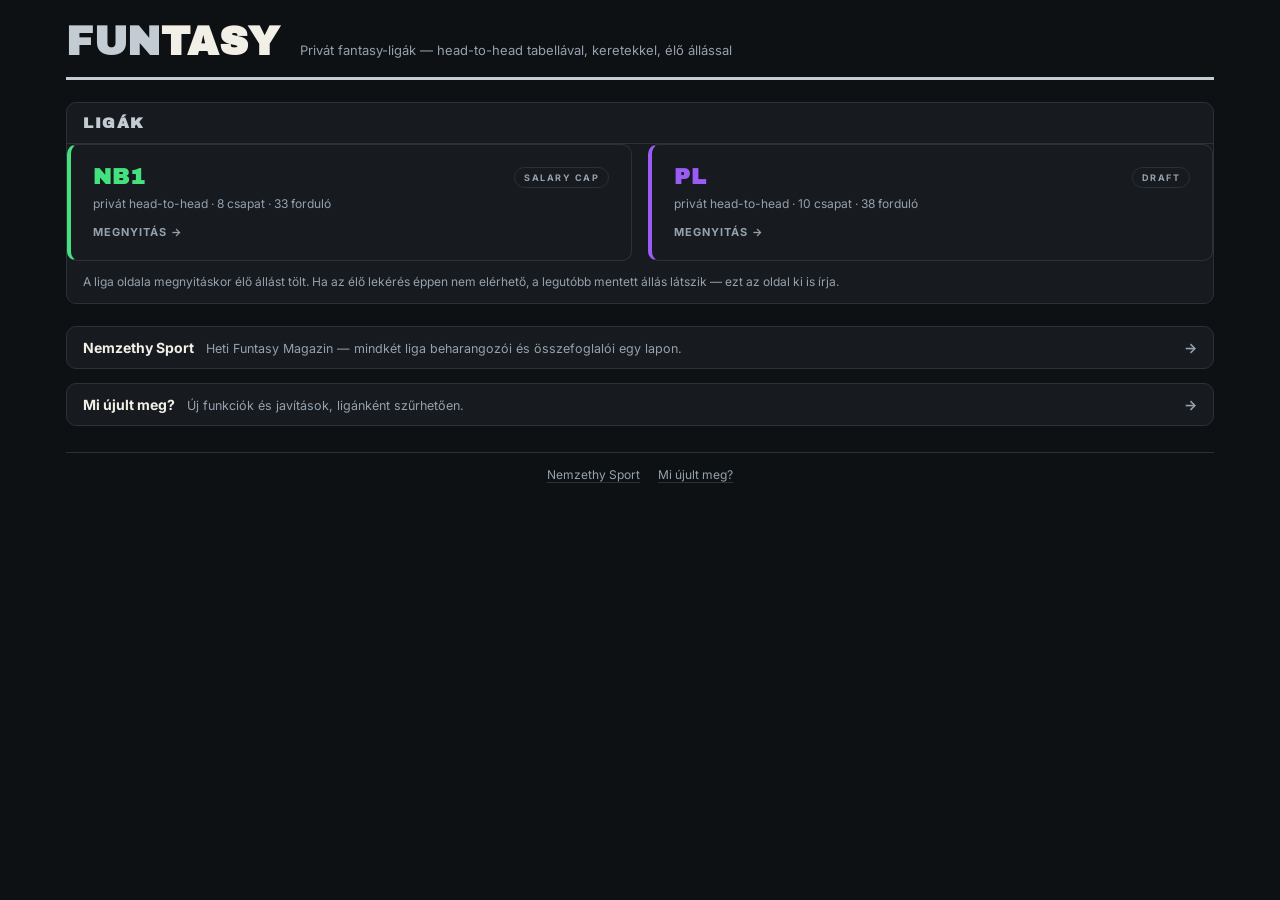
<file: index.html>
<!DOCTYPE html>
<html lang="hu">
<head>
<meta charset="UTF-8">
<meta name="viewport" content="width=device-width, initial-scale=1.0">
<title>FunTasy — ligák</title>
<link rel="preconnect" href="https://fonts.googleapis.com">
<link rel="preconnect" href="https://fonts.gstatic.com" crossorigin>
<!-- The font stylesheet is NOT loaded as render-blocking. A plain <link rel=stylesheet>
     holds back the page until Google answers: measured DOMContentLoaded at
     12.6 SECONDS instead of 57 ms when fonts.googleapis.com is unreachable - until
     then there is NOTHING on the page. The media="print" + onload trick makes it
     asynchronous: the content shows at once in the fallback font (with `display=swap`
     that would be the first paint anyway), and the web font steps in when it arrives. -->
<link rel="stylesheet" media="print" onload="this.media='all';this.onload=null"
      href="https://fonts.googleapis.com/css2?family=Archivo+Black&family=Inter:wght@400;600;700&family=JetBrains+Mono:wght@500;700&display=swap">
<noscript><link rel="stylesheet"
      href="https://fonts.googleapis.com/css2?family=Archivo+Black&family=Inter:wght@400;600;700&family=JetBrains+Mono:wght@500;700&display=swap"></noscript>
<link rel="stylesheet" href="funtasy.css?v=121">
</head>
<body class="kezdolap">
<div class="wrap">
<noscript><div class="note nojs">Ehhez az oldalhoz <b>JavaScript</b> kell: a táblázatokat a
  böngésző tölti fel a mentett adatokból. JavaScript nélkül csak az üres keret látszik.</div></noscript>
<header>
  <h1><span class="fun">FUN</span>TASY</h1>
  <div class="sub">Privát fantasy-ligák — head-to-head tabellával, keretekkel, élő állással</div>
</header>

<div class="panel">
  <h2>Ligák</h2>
  <div class="ligakartyak" id="ligak"></div>
  <div class="note">A liga oldala megnyitáskor élő állást tölt. Ha az élő lekérés éppen
  nem elérhető, a legutóbb mentett állás látszik — ezt az oldal ki is írja.</div>
</div>

<a class="ujdonsagsor" href="nemzethy/">
  <span class="cim">Nemzethy Sport</span>
  <span class="leiras">Heti Funtasy Magazin — mindkét liga beharangozói és összefoglalói egy lapon.</span>
  <span class="tovabb">→</span>
</a>
<a class="ujdonsagsor" href="valtozasok/">
  <span class="cim">Mi újult meg?</span>
  <span class="leiras">Új funkciók és javítások, ligánként szűrhetően.</span>
  <span class="tovabb">→</span>
</a>
<div class="lablec" id="lablec"></div>
</div>

<script src="funtasy.js?v=121"></script>
<script>
// The cards are built from the same list as the league pages' switcher bar
// (funtasy.js -> LEAGUES), so adding a league is a single line there.
// Next to the league's name the card also shows its GAME MODE (salary cap /
// draft), because that says what rules it runs by. If there are ever many
// leagues, the same field (l.type) will give the grouping too.
document.getElementById('ligak').innerHTML = FunTasy.LEAGUES.map(l =>
  `<a class="ligakartya" data-liga="${FunTasy.esc(l.id)}" data-tipus="${FunTasy.esc(l.type)}" href="${FunTasy.esc(l.path)}">
     <div class="fejsor">
       <h2>${FunTasy.esc(l.name)}</h2>
       <span class="tipuscimke">${FunTasy.esc(l.typeName)}</span>
     </div>
     <div class="kartyaleiras">${FunTasy.esc(l.description)}</div>
     <span class="tovabb">Megnyitás →</span>
   </a>`).join('');
FunTasy.renderFooter('');
FunTasy.reloadIfStale();   // stale page -> reload once
</script>
</body>
</html>
</file>
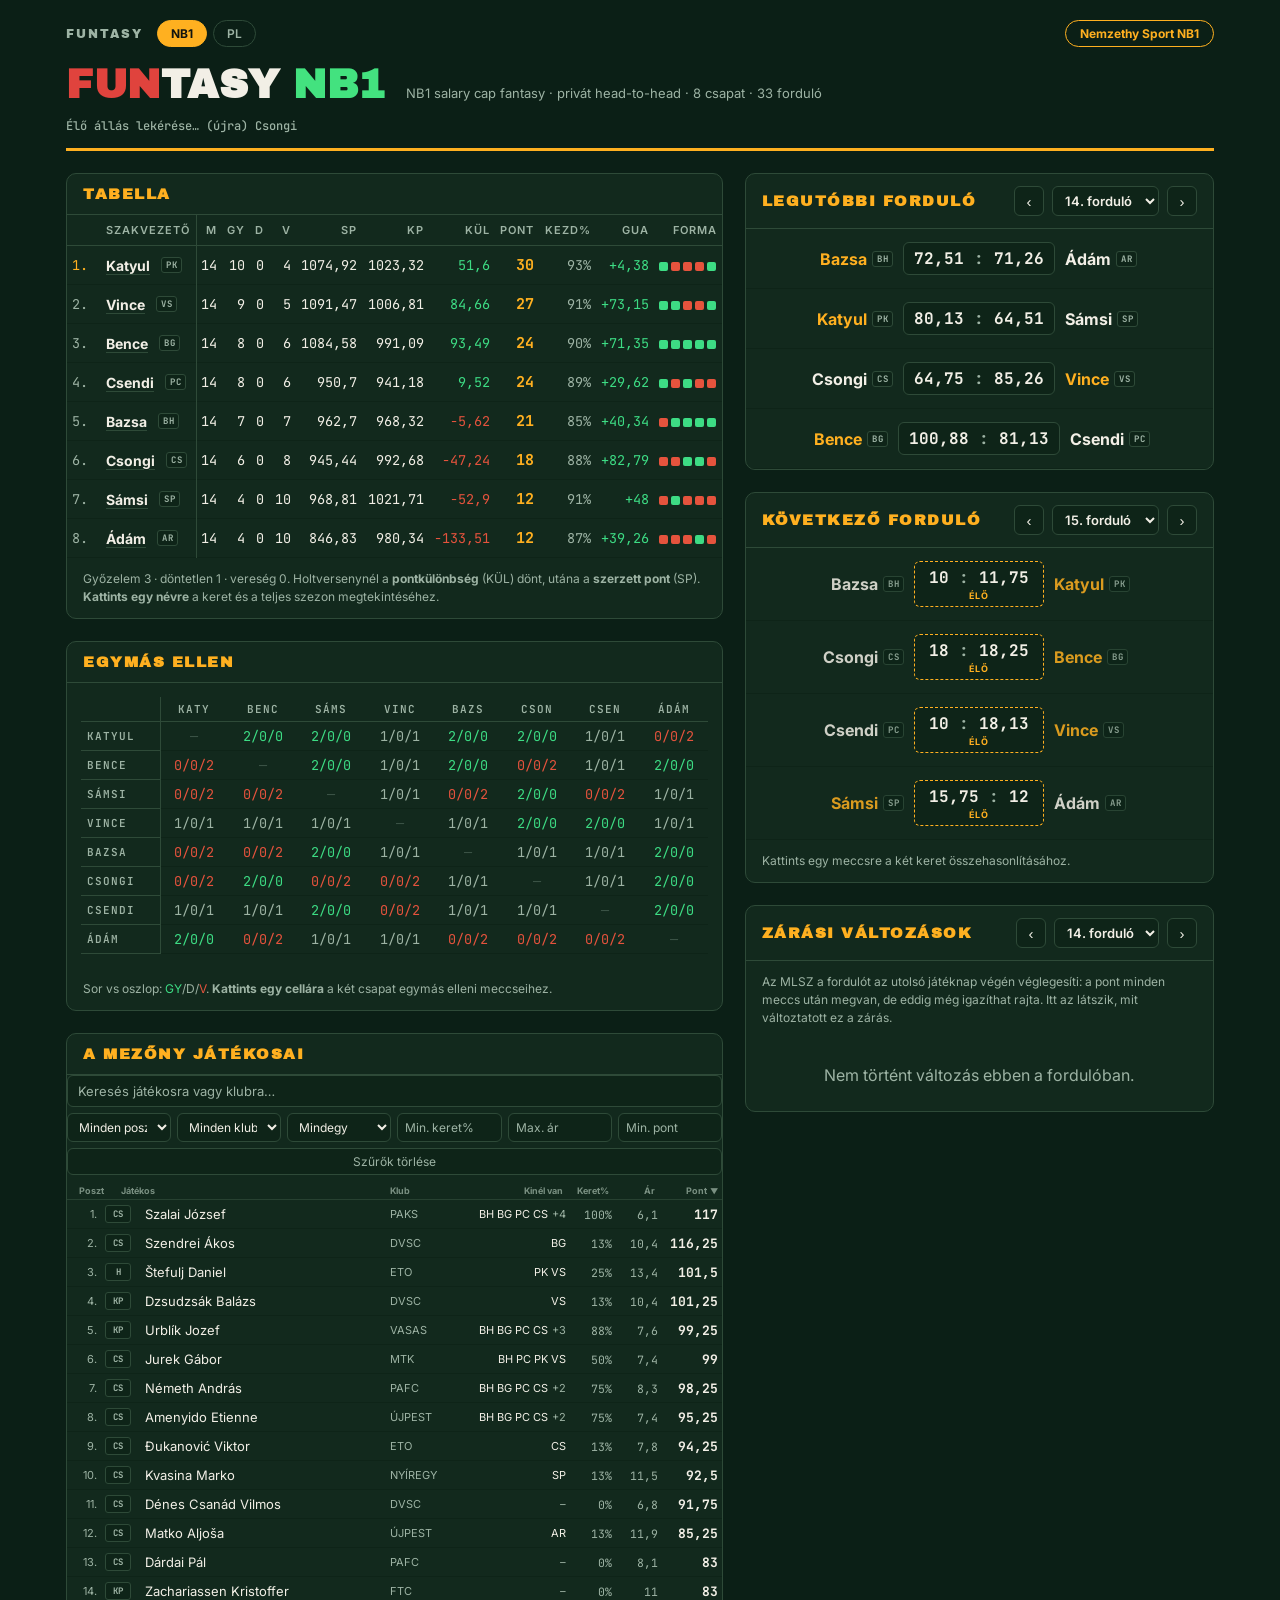
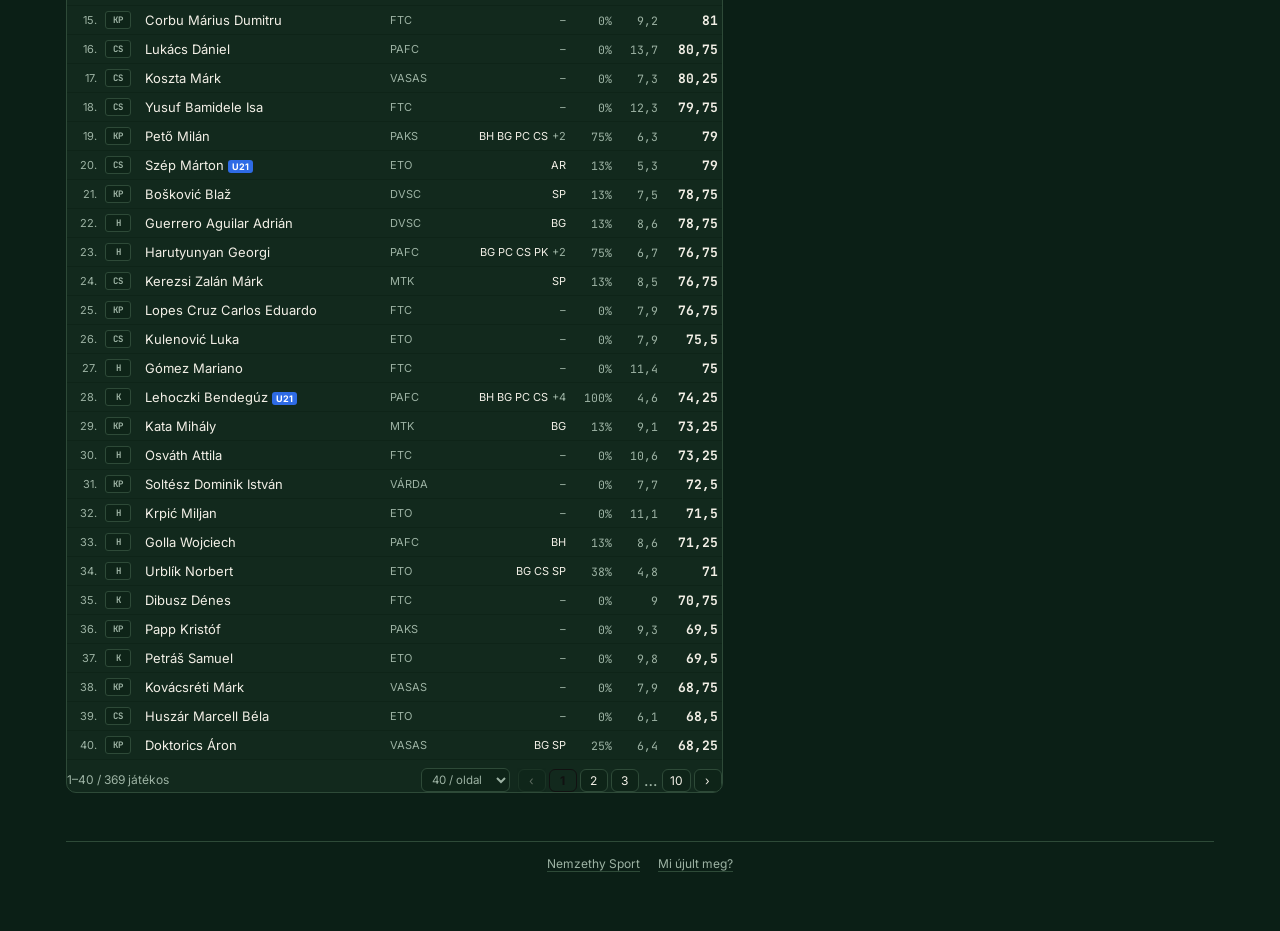
<file: nb1/index.html>
<!DOCTYPE html>
<html lang="hu">
<head>
<meta charset="UTF-8">
<meta name="viewport" content="width=device-width, initial-scale=1.0">
<title>FunTasy NB1 — H2H</title>
<link rel="preconnect" href="https://fonts.googleapis.com">
<link rel="preconnect" href="https://fonts.gstatic.com" crossorigin>
<!-- The font stylesheet is NOT loaded as render-blocking. A plain <link rel=stylesheet>
     holds back the page until Google answers: measured DOMContentLoaded at
     12.6 SECONDS instead of 57 ms when fonts.googleapis.com is unreachable - until
     then there is NOTHING on the page. The media="print" + onload trick makes it
     asynchronous: the content shows at once in the fallback font (with `display=swap`
     that would be the first paint anyway), and the web font steps in when it arrives. -->
<link rel="stylesheet" media="print" onload="this.media='all';this.onload=null"
      href="https://fonts.googleapis.com/css2?family=Archivo+Black&family=Inter:wght@400;600;700&family=JetBrains+Mono:wght@500;700&display=swap">
<noscript><link rel="stylesheet"
      href="https://fonts.googleapis.com/css2?family=Archivo+Black&family=Inter:wght@400;600;700&family=JetBrains+Mono:wght@500;700&display=swap"></noscript>
<link rel="stylesheet" href="../funtasy.css?v=121">
</head>
<body class="liga-nb1">
<div class="wrap">
<noscript><div class="note nojs">Ehhez az oldalhoz <b>JavaScript</b> kell: a táblázatokat a
  böngésző tölti fel a mentett adatokból. JavaScript nélkül csak az üres keret látszik.</div></noscript>
<nav class="liganav" id="liganav"></nav>
<header>
  <h1><span class="fun">FUN</span>TASY <span class="tag">NB1</span></h1>
  <!-- The subtitle is written by FunTasy.renderNav from the shared LEAGUES list;
       this one is only a fallback in case the JS does not run. -->
  <div class="sub">NB1 salary cap fantasy · privát head-to-head · 8 csapat · 33 forduló</div>
  <div id="status"></div>
</header>

<div class="grid">
  <div>
    <div class="panel">
      <h2>Tabella</h2>
      <div class="tablewrap"><table id="table"></table></div>
      <div class="note">Győzelem 3 · döntetlen 1 · vereség 0. Holtversenynél a <b>pontkülönbség</b> (KÜL) dönt, utána a <b>szerzett pont</b> (SP).
      <b>Kattints egy névre</b> a keret és a teljes szezon megtekintéséhez.</div>
    </div>
    <div class="panel">
      <h2>Egymás ellen</h2>
      <div class="matrix" id="matrix"></div>
      <div class="note">Sor vs oszlop: <span class="pos">GY</span>/<span style="color:var(--draw)">D</span>/<span class="neg">V</span>.
      <b>Kattints egy cellára</b> a két csapat egymás elleni meccseihez.</div>
    </div>
    <div class="panel" id="jlPanel" style="display:none">
      <h2>A mezőny játékosai</h2>
      <div id="jlDoboz"></div>
    </div>
  </div>
  <div>
    <div class="panel">
      <h2>Legutóbbi forduló
        <span class="roundnav">
          <button data-nav="past" data-d="-1">‹</button>
          <select id="selPast"></select>
          <button data-nav="past" data-d="1">›</button>
        </span>
      </h2>
      <div id="mPast"></div>
    </div>
    <div class="panel">
      <h2>Következő forduló
        <span class="roundnav">
          <button data-nav="next" data-d="-1">‹</button>
          <select id="selNext"></select>
          <button data-nav="next" data-d="1">›</button>
        </span>
      </h2>
      <div id="mNext"></div>
      <div class="note">Kattints egy meccsre a két keret összehasonlításához.</div>
    </div>

    <!-- Closing changes. The same place, the same title and the same display
         as the PL panel - only without substitutions: in NB1 no automatic
         substitution happens when a round closes. -->
    <div class="panel" id="znPanel" style="display:none">
      <h2>Zárási változások
        <span class="roundnav">
          <button data-znav="-1">‹</button>
          <select id="selZaras"></select>
          <button data-znav="1">›</button>
        </span>
      </h2>
      <div class="note">Az MLSZ a fordulót az utolsó játéknap végén véglegesíti: a pont
        minden meccs után megvan, de eddig még igazíthat rajta.
        Itt az látszik, mit változtatott ez a zárás.</div>
      <div id="znBody"></div>
    </div>
  </div>
</div>
<div class="lablec" id="lablec"></div>
</div>

<div class="ov" id="ov">
  <div class="modal">
    <button class="mback" id="ovBack" style="display:none" title="Vissza">‹ vissza</button>
    <button class="mclose" id="ovClose">×</button>
    <div class="mtitle" id="mTitle"></div>
    <div class="msub" id="mSub"></div>
    <div class="tabs" id="mTabs"></div>
    <div id="mBody"></div>
  </div>
</div>

<script src="../funtasy.js?v=121"></script>
<script>
// ======= CONFIGURATION =======
const MEMBERS = {
  "Katyul":"peterkmrs", "Bence":"Dill Dough", "Sámsi":"samsonp", "Vince":"HolVanSalah",
  "Bazsa":"Hoxha98", "Csongi":"szcsngr", "Csendi":"cspeti93", "Ádám":"siuu_1885"
};
const COMPETITION = 3;
// The same monogram per person in both leagues - it is the unique id for
// the planned summary page. For people in both leagues it is the Draft
// league's monogram; Sámsi only plays in NB1 and got SP from samsonp.
const MONOGRAM = {
  "Katyul":"PK", "Bence":"BG", "Sámsi":"SP", "Vince":"VS",
  "Bazsa":"BH", "Csongi":"CS", "Csendi":"PC", "Ádám":"AR"
};
// Only the pairings: the results always come from results.json, so a
// stale score can never stand in the table while it loads.
let RESULTS_READY = false;     // results.json has arrived: the table may show data
const SCHEDULE = {"1": [["Bazsa", "Katyul", null, null], ["Csongi", "Bence", null, null], ["Csendi", "Vince", null, null], ["Sámsi", "Ádám", null, null]], "2": [["Bazsa", "Csongi", null, null], ["Katyul", "Bence", null, null], ["Csendi", "Sámsi", null, null], ["Vince", "Ádám", null, null]], "3": [["Bazsa", "Bence", null, null], ["Katyul", "Csongi", null, null], ["Csendi", "Ádám", null, null], ["Vince", "Sámsi", null, null]], "4": [["Bazsa", "Csendi", null, null], ["Katyul", "Vince", null, null], ["Csongi", "Sámsi", null, null], ["Bence", "Ádám", null, null]], "5": [["Bazsa", "Vince", null, null], ["Katyul", "Csendi", null, null], ["Csongi", "Ádám", null, null], ["Bence", "Sámsi", null, null]], "6": [["Bazsa", "Sámsi", null, null], ["Katyul", "Ádám", null, null], ["Csongi", "Csendi", null, null], ["Bence", "Vince", null, null]], "7": [["Bazsa", "Ádám", null, null], ["Katyul", "Sámsi", null, null], ["Csongi", "Vince", null, null], ["Bence", "Csendi", null, null]], "8": [["Bazsa", "Katyul", null, null], ["Csongi", "Bence", null, null], ["Csendi", "Vince", null, null], ["Sámsi", "Ádám", null, null]], "9": [["Bazsa", "Csongi", null, null], ["Katyul", "Bence", null, null], ["Csendi", "Sámsi", null, null], ["Vince", "Ádám", null, null]], "10": [["Bazsa", "Bence", null, null], ["Katyul", "Csongi", null, null], ["Csendi", "Ádám", null, null], ["Vince", "Sámsi", null, null]], "11": [["Bazsa", "Csendi", null, null], ["Katyul", "Vince", null, null], ["Csongi", "Sámsi", null, null], ["Bence", "Ádám", null, null]], "12": [["Bazsa", "Vince", null, null], ["Katyul", "Csendi", null, null], ["Csongi", "Ádám", null, null], ["Bence", "Sámsi", null, null]], "13": [["Bazsa", "Sámsi", null, null], ["Katyul", "Ádám", null, null], ["Csongi", "Csendi", null, null], ["Bence", "Vince", null, null]], "14": [["Bazsa", "Ádám", null, null], ["Katyul", "Sámsi", null, null], ["Csongi", "Vince", null, null], ["Bence", "Csendi", null, null]], "15": [["Bazsa", "Katyul", null, null], ["Csongi", "Bence", null, null], ["Csendi", "Vince", null, null], ["Sámsi", "Ádám", null, null]], "16": [["Bazsa", "Csongi", null, null], ["Katyul", "Bence", null, null], ["Csendi", "Sámsi", null, null], ["Vince", "Ádám", null, null]], "17": [["Bazsa", "Bence", null, null], ["Katyul", "Csongi", null, null], ["Csendi", "Ádám", null, null], ["Vince", "Sámsi", null, null]], "18": [["Bazsa", "Csendi", null, null], ["Katyul", "Vince", null, null], ["Csongi", "Sámsi", null, null], ["Bence", "Ádám", null, null]], "19": [["Bazsa", "Vince", null, null], ["Katyul", "Csendi", null, null], ["Csongi", "Ádám", null, null], ["Bence", "Sámsi", null, null]], "20": [["Bazsa", "Sámsi", null, null], ["Katyul", "Ádám", null, null], ["Csongi", "Csendi", null, null], ["Bence", "Vince", null, null]], "21": [["Bazsa", "Ádám", null, null], ["Katyul", "Sámsi", null, null], ["Csongi", "Vince", null, null], ["Bence", "Csendi", null, null]], "22": [["Bazsa", "Katyul", null, null], ["Csongi", "Bence", null, null], ["Csendi", "Vince", null, null], ["Sámsi", "Ádám", null, null]], "23": [["Bazsa", "Csongi", null, null], ["Katyul", "Bence", null, null], ["Csendi", "Sámsi", null, null], ["Vince", "Ádám", null, null]], "24": [["Bazsa", "Bence", null, null], ["Katyul", "Csongi", null, null], ["Csendi", "Ádám", null, null], ["Vince", "Sámsi", null, null]], "25": [["Bazsa", "Csendi", null, null], ["Katyul", "Vince", null, null], ["Csongi", "Sámsi", null, null], ["Bence", "Ádám", null, null]], "26": [["Bazsa", "Vince", null, null], ["Katyul", "Csendi", null, null], ["Csongi", "Ádám", null, null], ["Bence", "Sámsi", null, null]], "27": [["Bazsa", "Sámsi", null, null], ["Katyul", "Ádám", null, null], ["Csongi", "Csendi", null, null], ["Bence", "Vince", null, null]], "28": [["Bazsa", "Ádám", null, null], ["Katyul", "Sámsi", null, null], ["Csongi", "Vince", null, null], ["Bence", "Csendi", null, null]], "29": [["Bazsa", "Katyul", null, null], ["Csongi", "Bence", null, null], ["Csendi", "Vince", null, null], ["Sámsi", "Ádám", null, null]], "30": [["Bazsa", "Csongi", null, null], ["Katyul", "Bence", null, null], ["Csendi", "Sámsi", null, null], ["Vince", "Ádám", null, null]], "31": [["Bazsa", "Bence", null, null], ["Katyul", "Csongi", null, null], ["Csendi", "Ádám", null, null], ["Vince", "Sámsi", null, null]], "32": [["Bazsa", "Csendi", null, null], ["Katyul", "Vince", null, null], ["Csongi", "Sámsi", null, null], ["Bence", "Ádám", null, null]], "33": [["Bazsa", "Vince", null, null], ["Katyul", "Csendi", null, null], ["Csongi", "Ádám", null, null], ["Bence", "Sámsi", null, null]]};
// ============================

FunTasy.renderNav('nb1','../');   // league switcher bar from the shared list
FunTasy.reloadIfStale();   // stale page -> reload once
FunTasy.renderFooter('../');       // footer from the same place

const $ = id => document.getElementById(id);
// The modal and the view stack come from the shared layer (funtasy.js).
// Declared early: the views further down (e.g. showH2H) already refer to it.
const VIEW = FunTasy.viewStack({overlay:'ov', back:'ovBack'});
const vShow=VIEW.show, vBack=VIEW.back, openModal=VIEW.open, closeModal=VIEW.close;
const fmt = FunTasy.fmt, esc = FunTasy.esc, played = FunTasy.played;

// The number of rounds comes from the schedule. If it ever changes,
// replacing the schedule is enough - the 33 is not hard-coded anywhere.
const ROUNDS = Object.keys(SCHEDULE).map(Number).sort((a,b)=>a-b);
const LAST_ROUND = ROUNDS[ROUNDS.length-1];

// The live results of the round in progress. Filled from two sources:
// the "provisional" round of results.json (the collector writes it hourly
// on match days, every 3 hours on Tuesday and Wednesday) and the browser's
// live fetch (minute-fresh). It does NOT count in the table or the matrix -
// only closed rounds go there. On the match panel it shows, marked "élő"
// (live).
const LIVE = {};
// the same by name: the round list and the match page take the live score
// from here (there the position in the schedule is not at hand)
const liveScore = FunTasy.liveLookup(LIVE);

// ---------- line-up efficiency (NB1) ----------
// The CALCULATION lives in the collector (collect.py efficiency - fixed
// bench rule, captain, Hungarian rule), the result comes in the small
// hatekonysag.json: so the page does not have to download the whole squad
// history for the table.
let LINEUP = null;
fetch('../hatekonysag.json?t='+Date.now()).then(r=>r.ok?r.json():null)
  .then(j=>{ if(j&&j.rounds){ LINEUP=j.rounds; renderTable(); } }).catch(()=>{});
const lineupValue=(playerName,r)=>((LINEUP||{})[r]||{})[playerName]||null;

// ---------- Guardiola measure (NB1) ----------
// The CALCULATION also lives in the collector (collect.py guardiola): last
// week's squad needs the raw points of the GIVEN round for EVERY player,
// and that is bontasok/<r>.json - 40 KB per round. The page should not
// download that, but read the small finished file (guardiola.json).
// The table's cumulative column counts from the same range as the table.
let GUARD = null;
fetch('../guardiola.json?t='+Date.now()).then(r=>r.ok?r.json():null)
  .then(j=>{ if(j&&j.rounds){ GUARD=j.rounds; renderTable(); } }).catch(()=>{});
const guardValue=(playerName,r)=>((GUARD||{})[r]||{})[playerName]||null;

// ---------- Round preview / round summary (articles.json) ----------
// A short piece of writing about one fixture, shown on its match page. A
// missing or empty file is not an error - then there is simply no strip.
// If the file lands AFTER a match page was opened, redraw it: otherwise
// the strip would stay away until the reader closed and reopened it.
let ARTICLES = null;
fetch('../articles.json?t='+Date.now()).then(r=>r.ok?r.json():null).catch(()=>null)
  .then(j=>{ if(!j) return; ARTICLES=j;
    if(MATCH && $('ov').classList.contains('open')) matchBody(); });
// A round is CLOSED when the collector has written its results into the
// schedule. A round still in progress goes into LIVE instead (collect.py
// marks it "provisional"), and its points can still move - see the gate
// in FunTasy.matchArticle.
const roundClosed = r => !LIVE[r] && (SCHEDULE[r]||[]).some(played);

const T = FunTasy.create({
  lineup: lineupValue,
  guard: guardValue,
  entries:     () => Object.keys(MEMBERS),
  schedule:    SCHEDULE,
  live:        LIVE,
  firstRound:  1,
  lastRound:   LAST_ROUND,
  nameHeader:  'Szakvezető',
  placeholderRows: FunTasy.leagueById('nb1').teams,
  ready:       () => RESULTS_READY,
  tag:         n => MONOGRAM[n] || '',
  matrixOrder: () => Object.keys(MEMBERS),        // fixed order, not by table position
  nameAttr:    n => `data-member="${esc(n)}"`,
  matchAttr:   (h,v,r) => `data-h="${esc(h)}" data-v="${esc(v)}" data-r="${r}"`,
  onMatrixClick: (a,b) => showH2H(a,b),
  els: { table:'table', matrix:'matrix', mPast:'mPast', mNext:'mNext',
         selPast:'selPast', selNext:'selNext' }
});
T.bindNav();
const renderTable     = () => T.renderTable();
const renderMatches   = w  => T.renderMatches(w);
const renderMatrix    = () => T.renderMatrix();
const lastPlayedRound = () => T.lastPlayedRound();
const nextRound       = () => T.nextRound();

// ---------- API ----------
// A timestamp goes on the proxy URLs, otherwise the proxy serves from its
// OWN cache: on iPhone, however many times the page was reloaded, the same
// player points came back. That was a shared cache, not the device's - so
// no-store is not enough, the proxy's key has to change.
// The MLSZ's own URL (the direct route) is deliberately NOT touched: it is
// not verified that it tolerates an unknown parameter, and there no-store
// is enough anyway (there is no shared cache in between).
// Fetching through the proxies lives in the shared layer (funtasy.js ->
// FunTasy.makeFetcher), because both league pages need the same thing -
// so a cache fix goes into one piece of code, not two.
// For the MLSZ a response is valid when it has a `data` array, and on
// complete failure an exception is thrown (that is how the caller knows to
// write to the status bar).
const apiGet = FunTasy.makeFetcher({
  isValid: j => j && Array.isArray(j.data),
  onFail: 'dob',
  onTry: label => { const st=$('status'); if(st) st.textContent=FunTasy.statusLine.fetching(label); }
});

// The player sheet endpoint does NOT answer in a `data` wrapper - the
// fields are at the root -, so the validity check above would reject it.
// It gets its own fetcher with its own check; it does not write to the
// status bar, because this is only extra data for the profile, not what
// the viewer is waiting for.
const apiGetPlayer = FunTasy.makeFetcher({
  isValid: j => j && Array.isArray(j.rounds),
  onFail: 'dob'
});

// ---------- live refresh ----------
const USER_IDS={};
// On error the status bar says so. When a round is in progress (there is
// a live result, or the server marked a round provisional), the user cares
// that the live score is not updating - that is what the message is about.
// In a quiet period the stored score is up to date anyway.
const fetchError = FunTasy.errorReporter({
  isLive: () => Object.keys(LIVE).length>0 || (window.PROVISIONAL||[]).length>0,
  storedAt: () => window.STORED_AT,
});
// During a live round the score is fetched again every minute
// (FunTasy.liveRefresher). It only runs when a round is in progress AND
// the page is visible.
// The second parameter is the clock interval. In production it is not set
// (60 s is the default); the browser test sets it so it does not have to
// wait minutes - that is its ONLY purpose, nothing else writes it.
const LIVE_CLOCK = FunTasy.liveRefresher(() => refresh(), window.LIVE_INTERVAL);
const MEMBER_LIST=Object.entries(MEMBERS);
// The RANKING URL IS BUILT IN ONE PLACE. This is what is fetched live, and
// exactly this is what is looked up in the Worker's store too (see
// loadStoredScores). Built in two places, the two URLs could drift apart
// unnoticed and the store would never match - the same trap as the
// postponed-match rule that lived in two places.
const rankingUrl = uname =>
  `https://fantasy-api.mlsz.hu/competitions/${COMPETITION}/rankings?include=user_team.user.id,summary_statistics,ranking,rounds,competition_rank&page=1&per_page=5&filter%5Bsearch%5D=${encodeURIComponent(uname)}`;
// Reading ONE ranking response. Shared by the LIVE and the STORED route, so
// the two cannot say different things about the same data.
function readRanking(got, name, uname, j){
  const row=(j?.data||[]).find(d=>d.user_team?.user?.username===uname)||j?.data?.[0];
  if(!row) return false;
  if(row.user_team?.user?.id) USER_IDS[name]=row.user_team.user.id;
  got[name]={};
  for(const rs of (row.user_team?.round_statistics||[])) got[name][rs.round_number]=rs.points;
  return true;
}
// Filling the LIVE layer and redrawing the page. Returns how many matches
// got a live score. Also shared by the two routes.
function applyLive(got){
  let filled=0;
  // The fetched result does NOT go into the schedule but into the LIVE
  // overlay: we do not know whether the round has closed, so it does not
  // count in the table. As soon as collect.py archives it, it comes from
  // results.json as final.
  for(const r of ROUNDS) SCHEDULE[r].forEach((m,i)=>{
    if(m[2]!=null) return;                // already archived = final
    const hp=got[m[0]]?.[r], vp=got[m[1]]?.[r];
    if(hp==null||vp==null) return;
    if(!hp && !vp) return;                // 0-0 = the round has not even started
    (LIVE[r]=LIVE[r]||[])[i]=[m[0],m[1],hp,vp]; filled++;
  });
  fillFromSquads();          // what the MLSZ does not give yet comes from the squads
  T.rPast=lastPlayedRound(); T.rNext=nextRound();
  renderTable(); renderMatches('past'); renderMatches('next'); renderMatrix();
  return filled;
}
// THE LAST KNOWN SCORE - in a single round trip, before the live fetch.
//
// The requirement: "if someone has already fetched it, let me see that".
// The page's first picture would otherwise come from the repository, which
// the collector updates hourly on match days (Thursday-Monday) and every 3
// hours on Tuesday and Wednesday - so if your phone had fetched the
// fresh score ten minutes earlier, the computer still showed the old one,
// and you also had to wait for the eight fetches to run again. The Worker
// remembers what it fetched itself (tartalek/proxy-worker.js), and returns
// it in one request.
//
// It does NOT replace the live fetch, it only COMES BEFORE it: refresh runs
// afterwards anyway, and overwrites it if anything changed meanwhile. The
// time shown is when it was FETCHED, not the present moment - which is
// exactly the claim: this is what somebody saw last.
async function loadStoredScores(){
  const t = await FunTasy.storedResponses(MEMBER_LIST.map(([,uname]) => rankingUrl(uname)));
  if(!t) return false;
  const got={}; let ok=0, seenAt=null;
  for(const [name,uname] of MEMBER_LIST){
    const entry=t[rankingUrl(uname)];
    if(!entry || !entry.adat) continue;
    let j; try{ j=JSON.parse(entry.adat); }catch(e){ continue; }
    if(readRanking(got,name,uname,j)) ok++;
    if(entry.ido && (!seenAt || entry.ido>seenAt)) seenAt=entry.ido;
  }
  if(!ok) return false;
  if(!applyLive(got)) return false;
  const liveR=Object.keys(LIVE).map(Number).sort((a,b)=>b-a)[0];
  if(liveR){
    const st=$('status');
    st.className='ok';
    st.textContent=FunTasy.statusLine.live(liveR, seenAt ? Date.parse(seenAt) : Date.now());
  }
  return true;
}
async function refresh(){
  const st=$('status'); st.className='';
  const memberList=MEMBER_LIST, n=memberList.length;
  const got={}; let filled=0, ok=0;
  // Fetching ONE manager. The parsing is in the shared readRanking, so the
  // first (alone), the rest (all at once) and the stored route cannot read
  // the same data differently.
  const fetchOne = async ([name,uname], label) => {
    let j; try{ j=await apiGet(rankingUrl(uname),label); }catch(e){ return false; }
    return readRanking(got,name,uname,j);
  };
  try{
    // THE FIRST REQUEST GOES ALONE. From it the fetcher learns which proxy
    // route works (the "proven" route of FunTasy.makeFetcher), and the rest
    // start with that one. If all eight started at once, on a bad day all
    // eight would try the whole route list - there has been such a day
    // (naplo/proxy-probe.txt: two proxies failed at the same time).
    if (await fetchOne(memberList[0], `(1/${n}) ${memberList[0][0]}`)) ok++;
    // THE REST GO AT ONCE. One after the other, waiting for each, that would
    // be eight round trips in a row, every minute, for data that changes 2-4
    // times a day on NB1 (the MLSZ gives no points during a match:
    // `livePoints: false`). At once, the same data takes two round trips.
    const rest = memberList.slice(1);
    if (rest.length){
      const results = await Promise.all(rest.map(t => fetchOne(t, `(még ${rest.length})`)));
      ok += results.filter(Boolean).length;
      // Whoever was left out of the parallel round is retried one by one. A
      // refusal of a burst of requests (or a bad moment) must not leave a hole
      // in the score: the missing manager's match would otherwise have no score
      // in this round.
      const missing = rest.filter((t,k) => !results[k]);
      for (const t of missing) if (await fetchOne(t, `(újra) ${t[0]}`)) ok++;
    }
    if(!ok){ fetchError(); return; }
    filled=applyLive(got);
    st.className='ok';
    const liveR = Object.keys(LIVE).map(Number).sort((a,b)=>b-a)[0];
    if(filled && liveR) LIVE_CLOCK.start(); else LIVE_CLOCK.stop();
    st.textContent = (filled && liveR) ? FunTasy.statusLine.live(liveR, Date.now())
                                      : FunTasy.statusLine.upToDate(Date.now(), T.rPast,
                                          window.STORED_AT && Date.parse(window.STORED_AT));
  }catch(e){ fetchError(); }
}

// ---------- squad + season view ----------
const SQUAD={};
let SQUAD_FILE=null, SQUAD_FILE_AT=null, SQUAD_ROUND=null;
async function loadSquadFile(){
  if(SQUAD_FILE!==null) return SQUAD_FILE;
  try{
    const r=await fetch('../squads.json?t='+Date.now());
    if(r.ok){ const j=await r.json(); SQUAD_FILE=j.squads||{}; SQUAD_FILE_AT=j.updated||null;
              if(j.round) SQUAD_ROUND=j.round; }
    else SQUAD_FILE={};
  }catch(e){ SQUAD_FILE={}; }
  return SQUAD_FILE;
}
// THE CURRENT ROUND'S SCORE FROM THE SQUADS. Before the round's first
// whistle the MLSZ ranking says 0, and the home page list drops a 0-0 as
// "not started" - so it showed "- : -", although the squad is already
// fixed and the HUNGARIAN RULE +10 already scores. It is the same number
// the match panel shows (squadTotal), so the two views do not disagree.
//
// It only FILLS IN, it does not overwrite: as soon as the MLSZ gives real
// (non-zero) points, refresh puts those in its place.
function fillFromSquads(){
  const r=SQUAD_ROUND;
  if(!r || !SQUAD_FILE || !SCHEDULE[r]) return 0;
  let count=0;
  SCHEDULE[r].forEach((m,i)=>{
    if(m[2]!=null) return;                       // already a final result
    if((LIVE[r]||[])[i]) return;                 // the live fetch has already written it
    const A=SQUAD_FILE[m[0]], B=SQUAD_FILE[m[1]];
    if(!A||!A.length||!B||!B.length) return;
    (LIVE[r]=LIVE[r]||[])[i]=[m[0],m[1],squadTotal(A),squadTotal(B)];
    count++;
  });
  if(count){ T.rPast=lastPlayedRound(); T.rNext=nextRound();
          renderMatches('past'); renderMatches('next'); }
  return count;
}
async function getSquad(name){
  if(SQUAD[name]) return SQUAD[name];
  const f=await loadSquadFile();
  if(f && f[name] && f[name].length){ SQUAD[name]=f[name]; return SQUAD[name]; }
  const rounds=await loadHistory();                       // fallback: the last filled round
  const ks=Object.keys(rounds).map(Number).sort((a,b)=>b-a);
  for(const k of ks){
    const sq=(rounds[k]||{})[name];
    if(sq && sq.length){ SQUAD[name]=sq; SQUAD_ROUND=k; return sq; }
  }
  throw new Error('ehhez a fordulóhoz még nincs mentett keret');
}
const POSMAP={'K':'GK','GK':'GK','KAPUS':'GK','H':'DEF','V':'DEF','D':'DEF','DEF':'DEF','HÁTVÉD':'DEF',
 'KP':'MID','M':'MID','MID':'MID','KÖZÉPPÁLYÁS':'MID','CS':'ST','T':'ST','F':'ST','ST':'ST','CSATÁR':'ST'};
const posLabel=p=>POSMAP[String(p||'').toUpperCase()]||(p||'–');
const posRank=p=>({GK:0,DEF:1,MID:2,ST:3}[posLabel(p)] ?? 9);
function hungarianBonus(starters){
  const hun=starters.filter(p=>p.hun).length, u21=starters.filter(p=>p.hun&&p.u21).length;
  return {hun,u21,ok:(hun>=5&&u21>=1),pts:(hun>=5&&u21>=1)?10:0};
}
// Hint line above the squad: next to the arrow it also says in words what
// a click does (the page teaches this way elsewhere too - "Kattints egy névre...").
const ACCHINT='<div class="acchint">Kattints egy játékosra a pontjai részletezéséhez.</div>';
// Score line at the top of the match page: the same box as on the home
// page match panel. Without it the score only showed in the headers of
// the two squad columns, separately, and it was not clear whether it was
// a live match.
const scoreHTML = FunTasy.scoreHTML;      // shared: the same box on PL too
// The squad's round score - the same calculation as in the squad column's
// header, so the score line and the columns cannot disagree.
const squadTotal=l=>l.reduce((x,p)=>x+(p.week||0),0)+hungarianBonus(l.filter(p=>!p.sub)).pts;
const sortByPos=a=>[...a].sort((x,y)=>posRank(x.pos)-posRank(y.pos));
const sumWeek=a=>a.reduce((x,p)=>x+(p.week||0),0);
// Does the source give points DURING A MATCH? The MLSZ does not: there the
// points only arrive after the match (see the league's `livePoints` field
// in funtasy.js).
const LIVE_POINTS=(FunTasy.leagueById('nb1')||{}).livePoints===true;
// So during a match a 0 does not mean "scored zero points" but that there
// is no data yet - then a dash is shown, the same as for someone whose
// match has not even started. (On PL this is different: there the 0 is real.)
const noDataYet=(p, round)=>
  !LIVE_POINTS && isLiveRound(round) && isMatchRunning(p.start, p.vege);
// The points cell of a player row. A dash can have three reasons, each
// with its own explanation (readable on hover).
function pointsCellHTML(p, round){
  if(p.week||0) return `<span class="pts">${fmt(p.week)}</span>`;
  if(p.nogame) return '<span class="pts" title="ebben a fordulóban nincs meccse">–</span>';
  // For a match that has not even started a 0 would be a lie - whatever
  // is_played says (it is not reliable, see matchState).
  if(matchState(p.start, p.vege)==='elotte')
    return '<span class="pts" title="'+(placeholderPassed(p.start)
      ? 'a meccs elmaradt, új időpontja nincs kitűzve'
      : 'a meccs még nem kezdődött el')+'">–</span>';
  if(p.played===false) return '<span class="pts" title="még nem játszott">–</span>';
  if(noDataYet(p,round))
    return '<span class="pts" title="a meccs zajlik — az MLSZ a pontokat a meccs végén rögzíti">–</span>';
  return `<span class="pts">${fmt(p.week)}</span>`;
}
// One player row. A separate function because it is needed in three
// places: the full squad, the column of differing players and the block of
// shared players all use it.
// `own` is the manager's name - the points breakdown uses it to resolve the
// player when the record has no id yet.
function playerRowHTML(p, own, round){
  const acc=round?` data-acc="1" data-own="${esc(own)}" data-nm="${esc(p.name)}" data-r="${round}"${p.team?` data-tm="${esc(p.team)}"`:''}${p.id?` data-cp="${p.id}"`:''}${p.played===true?' data-pl="1"':(p.played===false?' data-pl="0"':'')}${p.start?` data-st="${esc(p.start)}"`:''}${p.nogame?' data-ng="1"':''}${p.vege?' data-vg="1"':''}${p.cap?' data-cap="1"':''}${p.sub?' data-sub="1"':''}`:'';
  const points=pointsCellHTML(p, round);
  return `<div class="plr"${acc}>
      <span class="ppos">${esc(posLabel(p.pos))}</span>
      <span class="nm">${esc(p.name)}${round?'<span class="accarr">▼</span>':''}${p.hun?'<span class="flag" title="magyar"></span>':''}${p.team?` <span class="tm">${esc(p.team)}</span>`:''}</span>
      ${p.u21?'<span class="u21">U21</span>':''}${p.cap?'<span class="cap" title="kapitány – az érték már duplázva">C ×2</span>':''}
      ${points}</div>`;
}
function squadHTML(name,list,realTotal,round){
  const st=list.filter(p=>!p.sub), sb=list.filter(p=>p.sub);
  const mb=hungarianBonus(st);
  const row=p=>playerRowHTML(p,name,round);
  const head = realTotal!=null ? fmt(realTotal) : fmt(squadTotal(list));   // = the number on the score line
  return `<div class="sqcol"><h3>${esc(name)}<span>${head}</span></h3>
    ${sortByPos(st).map(row).join('')}
    <div class="sumline"><span>Kezdők</span><b>${fmt(sumWeek(st))}</b></div>
    <div class="bonus ${mb.ok?'ok':'no'}"><span>Magyarszabály · ${mb.hun} magyar kezdő, ebből ${mb.u21} U21</span><b>${mb.ok?'+10':'0'}</b></div>
    <div class="subhead">Cserepad — a feltüntetett érték már felezve</div>
    ${sortByPos(sb).map(row).join('')}
    <div class="sumline"><span>Pad</span><b>${fmt(sumWeek(sb))}</b></div>
  </div>`;
}
let HIST=null;
// One round's squads. By the end of the season the full history will be
// ~630 KB, and opening a match needs a single round of it - so a per-round
// file is read. If that is missing for some reason (an old commit, a
// mistyped path), it falls back to the full history: the page cannot break
// from it, it is only slower.
const ROUND_SQUADS=new Map();
function roundSquads(r){
  if(!ROUND_SQUADS.has(r)) ROUND_SQUADS.set(r, (async()=>{
    // A round after the newest stored squads has no file yet: asking for it
    // only produced a 404 and then pulled the whole history for nothing.
    if(SQUAD_ROUND && r > SQUAD_ROUND) return {};
    try{
      const res=await fetch(`../keretek/${r}.json?t=`+Date.now());
      if(res.ok){ const j=await res.json(); if(j&&j.squads) return j.squads; }
    }catch(e){}
    return (await loadHistory())[r] || {};
  })());
  return ROUND_SQUADS.get(r);
}
async function loadHistory(){
  if(HIST!==null) return HIST;
  try{ const r=await fetch('../squad_history.json?t='+Date.now());
       HIST = r.ok ? ((await r.json()).rounds||{}) : {}; }
  catch(e){ HIST={}; }
  return HIST;
}
function playersHTML(name, rounds){
  const agg={};
  const rks=Object.keys(rounds).map(Number).sort((a,b)=>a-b);
  for(const r of rks){
    const sq=(rounds[r]||{})[name]; if(!sq) continue;
    for(const p of sq){
      const k=p.name+'|'+(p.team||'');
      const a=agg[k]||(agg[k]={name:p.name,team:p.team,pos:p.pos,hun:!!p.hun,u21:!!p.u21,id:null,pts:0,rounds:0,st:0,sb:0,cap:0});
      if(!a.id && p.id) a.id=p.id;
      a.pts+=(p.week||0); a.rounds++; p.sub?a.sb++:a.st++; if(p.cap)a.cap++;
    }
  }
  const rows=Object.values(agg).sort((a,b)=>b.pts-a.pts);
  if(!rows.length) return '<div class="loading">Ehhez a szakvezetőhöz még nincs elmentett keret-előzmény.</div>';
  const total=rows.reduce((x,r)=>x+r.pts,0);
  let bonusRounds=0,bonusPts=0;
  for(const r of rks){
    const sq=(rounds[r]||{})[name]; if(!sq) continue;
    const mb=hungarianBonus(sq.filter(p=>!p.sub));
    if(mb.ok){bonusRounds++;bonusPts+=10;}
  }
  const u21pts=rows.filter(r=>r.u21).reduce((x,r)=>x+r.pts,0);
  const hunpts=rows.filter(r=>r.hun).reduce((x,r)=>x+r.pts,0);
  let h=`<div style="font-size:13px;color:var(--dim);margin-bottom:10px">
    ${rows.length} játékos · ${rks.length} forduló (${rks[0]}–${rks[rks.length-1]}) · játékosok pontja összesen ${fmt(total)}</div>
    <div class="bonus ${bonusRounds===rks.length?'ok':'no'}">
      <span>Magyarszabály · ${bonusRounds}/${rks.length} fordulóban teljesült</span><b>+${bonusPts}</b></div>
    <div class="bonus"><span>Magyar játékosok pontja · ebből U21: ${fmt(u21pts)}</span><b>${fmt(hunpts)}</b></div>
    <table><tr><th></th><th>Játékos</th><th>F</th><th>Kezdő</th><th>Pad</th><th>C</th><th>Pont</th></tr>`;
  rows.forEach((r,i)=>{
    h+=`<tr class="clickable" data-prof="${esc(r.name)}"${r.id?` data-pcp="${r.id}"`:''} data-ptm="${esc(r.team||'')}" data-ppos="${esc(r.pos||'')}"${r.hun?' data-phun="1"':''}${r.u21?' data-pu21="1"':''}><td class="rank">${i+1}.</td>
      <td class="name"><span class="nevsor"><span class="ppos">${esc(posLabel(r.pos))}</span>${esc(r.name)}${r.hun?'<span class="flag"></span>':''}${r.u21?' <span class="u21">U21</span>':''}${r.team?` <span class="tm">${esc(r.team)}</span>`:''}</span></td>
      <td>${r.rounds}</td><td>${r.st}</td><td>${r.sb}</td><td>${r.cap||''}</td>
      <td class="pont">${fmt(r.pts)}</td></tr>`;
  });
  return '<div class="tablewrap">'+h+'</table></div>';
}

// ---------- "Változtatások" (changes) tab (keretvaltozasok.json) ----------
// The CALCULATION is in the collector (collect.py squad_changes), from the
// same range and with the same rounding as the Guardiola measure - it is
// exactly its derivation. The page only shows it; computing it again here
// would make two truths about the same number.
let CHANGES=null;
async function loadChanges(){
  if(CHANGES) return CHANGES;
  try{
    const r=await fetch('../keretvaltozasok.json?t='+Date.now());
    CHANGES=r.ok ? ((await r.json()).rounds||{}) : {};
  }catch(e){ CHANGES={}; }
  return CHANGES;
}
const ROLE_LABEL={C:'kapitány', pad:'pad', kezdo:'kezdő'};
function changesHTML(name, kv){
  // ASCENDING order - just as on the Rounds tab and everywhere else
  const rks=Object.keys(kv||{}).map(Number).sort((a,b)=>a-b);
  const prof=x=>({'data-prof':x.n, 'data-pcp':x.id, 'data-ptm':x.tm||'', 'data-ppos':x.pos||''});
  const baseRow=x=>({poszt:posLabel(x.pos), nev:x.n, klub:x.tm, prof:prof(x)});
  const groups=[];
  for(const r of rks){
    const v=(kv[r]||{})[name];
    if(!v) continue;
    // The SCORED branch is subject to THE SAME gate as the table and the
    // Rounds tab (T.guardValue): in a live or not yet closed round the measure
    // cannot be computed. The CHANGE, however, is known even then - the squad
    // is fixed after the entry deadline - so it is shown, just without a
    // points value. If the collector already had a number for a round not
    // closed yet, it is DELIBERATELY ignored here: when there is a value is
    // decided in one place.
    const g=T.guardValue(name, r);
    const scored=!!g && v.pontok!==false;
    // The middle column is the player's RAW round points; when the role
    // modifies it (captain doubled, bench halved), it reads "raw -> worth this
    // much" - without it, next to a captain's 28.5 one could not see where it
    // came from.
    const valueCells=x=>x.nyers===x.ert ? {ert:x.nyers} : {elott:x.nyers, utan:x.ert};
    // the role label is the same on both branches; only the value columns are missing
    const rowOf=x=>({...baseRow(x), cimke:x.sz==='kezdo'?'':ROLE_LABEL[x.sz]});
    const reszek=[
      {cim:'Eladva', sorok:v.ki.map(x=>scored
        ? {...rowOf(x), ...valueCells(x), dl:-x.ert} : rowOf(x))},
      {cim:'Megvéve', sorok:v.be.map(x=>scored
        ? {...rowOf(x), ...valueCells(x), dl:x.ert} : rowOf(x))},
      {cim:'Szerepváltás', sorok:v.szerep.map(x=>scored
        ? {...baseRow(x), cimke:ROLE_LABEL[x.szE]+' → '+ROLE_LABEL[x.szU],
           elott:x.ertE, utan:x.ertU, dl:+(x.ertU-x.ertE).toFixed(2)}
        : {...baseRow(x), cimke:ROLE_LABEL[x.szE]+' → '+ROLE_LABEL[x.szU]})},
    ];
    // The Hungarian rule does not depend on one player but on the squad - its
    // own section. Not for a round without points: that is points too.
    if(scored && v.bonusz) reszek.push({cim:'Magyarszabály', sorok:[
      {nev:'Magyarszabály', cimke:v.bonusz>0?'megjött':'elveszett', dl:v.bonusz}]});
    groups.push({nev:r+'. forduló', guard:scored?v.guard:null, reszek,
                    megj:scored?'':'még nincs pontszám'});
  }
  if(!groups.length)
    return '<div class="loading">Ehhez a szakvezetőhöz még nincs elmentett változtatás.</div>';
  return `<div class="note" style="padding:0 0 10px">Az <b>eladott</b> játékos a <b>múlt heti</b> szerepével számít (ennyit hozott volna, ha hozzá sem nyúlsz), a <b>megvett</b> a mostanival. A jobb szélső szám a forduló mérlegére gyakorolt hatás; mellette a játékos nyers fordulópontja, kapitánynál és padosnál <b>nyers → ennyit ért</b> alakban. A blokk alján az összeg: ez a forduló <b>GUARD</b> értéke, ugyanaz, ami a Fordulók fülön és a tabellában áll. A <b>folyamatban lévő</b> fordulónál a változtatás már látszik, pontszám még nincs hozzá.</div>`
    + FunTasy.changesList(groups, 'Nincs adat.');
}

// ---------- post-match points adjustment (zarasok_nb1.json) ----------
// The collector writes here when the points of a player whose match is
// ALREADY OVER change before the round's weekly total becomes final. Rare
// in practice; the panel only appears when there is data in it - no empty
// box takes up room for something that is mostly empty.
let CLOSING_DATA = null, CLOSING_ROUND = null;
function closingHTML(r){
  // The HTML is built by the shared layer (FunTasy.closingList) - the same
  // as on the PL panel. Only the rows are put together here.
  const teams = (CLOSING_DATA || {})[r] || {};
  const groups = Object.keys(teams).sort((a,b)=>a.localeCompare(b,'hu')).map(mgr=>({
    nev: mgr, jelzok: {'data-member': mgr},
    // For the cases of the first rounds (the nk flag) only the SIZE of the
    // change is known, not the player's own points - there is no "before ->
    // after", and the name does not open a profile.
    sorok: (teams[mgr].pont || []).map(x => x.nk
      ? { nev: 'Ismeretlen játékos', dl: x.dl != null ? x.dl : x.utan - x.elott }
      : { poszt: posLabel(x.pos||''), nev: x.n, klub: x.tm,
          prof: {'data-prof': x.n, 'data-pcp': x.cp, 'data-ptm': x.tm},
          elott: x.elott, utan: x.utan })
  }));
  const unknown = groups.some(grp=>grp.sorok.some(x=>!x.prof));
  return FunTasy.closingList(groups, FunTasy.MESSAGES.noChange)
    + (unknown ? '<div class="note">Ezekről a fordulókról az oldal még nem gyűjtött '
        + 'játékos-szintű adatot: csak az látszik, mennyivel változott a pont — az nem, '
        + 'hogy kinél.</div>' : '');
}
// The dropdown and the two arrows are run by the shared pager
// (FunTasy.roundPager) - the same control as above the PL closing panel.
let CLOSING_PAGER = null;
function drawClosing(){
  $('znBody').innerHTML = closingHTML(CLOSING_ROUND);
}
function closingInit(){
  const withData = Object.keys(CLOSING_DATA).map(Number).filter(r=>Object.keys(CLOSING_DATA[r]||{}).length).sort((a,b)=>a-b);
  if(!withData.length) return;                        // nothing to show
  // EVERY round so far is in the list, not only those with a change: where
  // there was none, the news is that there was none.
  // ...but only up to the rounds ALREADY PLAYED: about future ones there is
  // obviously nothing to say. Played means it has a result in the schedule;
  // the current round included, if we have data for it.
  const last = Math.max(withData[withData.length-1],
    ...ROUNDS.filter(r=>(SCHEDULE[r]||[]).some(m=>m[2]!=null)));
  const rk = ROUNDS.filter(r=>r<=last);
  // As on the PL panel, the pager stands on the LAST round, not on the one
  // with the latest change: the news is what is known about the freshest
  // round - even if that is that nothing changed.
  CLOSING_ROUND = rk[rk.length-1];
  CLOSING_PAGER = FunTasy.roundPager({ sel:'selZaras',
                                     onChange:r=>{ CLOSING_ROUND=r; drawClosing(); } });
  CLOSING_PAGER.fill(rk, CLOSING_ROUND);
  $('znPanel').style.display = '';
  drawClosing();
}

// ---------- player profile (NB1) ----------
// The RENDERING is shared (funtasy.js -> FunTasy.profileHTML); only the
// DATA is put together here. From three sources, in this order:
//   1) squad_history.json - who had the player, in what role, and what
//      their weekly points were. The stored `week` ALREADY contains the
//      captain doubling and the bench halving, but the profile needs the
//      player's OWN points (whoever had them), so they are recomputed.
//      This file is loaded for the "Szezon játékosai" tab anyway.
//   2) meccsek.json - the given round's opponent and score. The player's
//      CLUB is stored per round too (the `team` field of the squad record),
//      so a club change during the season shows correctly for the rounds
//      when the player was in someone's squad.
//   3) the MLSZ points breakdown endpoint - ONLY for the rounds when the
//      player was in NOBODY's squad: otherwise there is no way to know their
//      points. Typically zero to a few requests, not the whole season.
// The itemised breakdown loads on expanding, from one request per round -
// the same call and the same cache (BREAKDOWNS) as in the squad view.
// The stored `week` already contains the captain doubling and the bench
// halving; the profile, however, needs the player's OWN points, whoever
// had them. They are recomputed - but for the BENCH the API ROUNDS to two
// decimals after halving (0.75 -> 0.38), so plain doubling is off by 0.01.
// MEASURED (naplo/mlsz-player-list.txt, round 4): a player's base points
// are ALWAYS a multiple of 0.25 - over 238 compared rounds without a
// single exception, and the 16 differences were all bench cases, all
// exactly 0.01. So rounding to the nearest quarter gives back the original
// value exactly.
const basePoints = p => Math.round((p.week||0) / (p.cap?2:1) * (p.sub?2:1) * 4) / 4;
let OPEN_PROFILE = null;      // the profile currently open - the expanding breakdown works from it

async function profileBreakdownRows(cp, r){
  const k = cp+'|'+r;
  if(!BREAKDOWNS.has(k)){
    // for a closed round the stored breakdown (bontasok/<r>.json) - this makes
    // the profile's points backfill instant and independent of the network
    const stored=await storedBreakdown(cp, r);
    if(stored) BREAKDOWNS.set(k,{t:Date.now(), rows:stored});
    else{
      const u='https://fantasy-api.mlsz.hu/game-player-stats?include=competition_stat_config'+
        `&filter%5Bcompetition_player_id%5D=${cp}&filter%5Bround_id%5D=${75+2*r}`;
      const j=await apiGet(u);
      BREAKDOWNS.set(k,{t:Date.now(), rows:(j.data||[]).map(s=>({
        name:(s.competition_stat_config||{}).name||'?', value:s.value, points:s.points}))});
    }
  }
  return BREAKDOWNS.get(k).rows;
}

// The expanding part of a profile row: the club's match, under it the
// itemised breakdown. The captain/bench multiplier rows are DELIBERATELY
// not here - the profile shows the player's own points, and those are not
// shaped by the owner. Who had the player is told by the row's "who" part.
async function profileBreakdownHTML(r){
  const p = OPEN_PROFILE;
  if(!p || !p.cp) return null;
  const raw = await profileBreakdownRows(p.cp, r);
  const rows = raw.filter(s=>s.points);
  const minutes = raw.find(x=>x.name==='Játszott perc');
  if(minutes && minutes.value) rows.unshift({name:'Játszott perc', value:minutes.value, points:''});
  const club = (p.klubok||{})[r] || p.klub;
  return gameRowsHTML(club, r)
    + FunTasy.accTable(rows, 'Ebben a fordulóban nem szerzett pontot érő eseményt.');
}

// The PRIMARY source of the per-round price is the player sheet endpoint:
// its `rounds` array gives the `market_price` round by round, so for the
// start of the season too - our own price log only collects since it
// started. One request per profile, and it has a trap: there is no `data`
// wrapper, the fields are at the root.
const PRICE_SHEETS = new Map();          // cp -> {round: price}
async function loadPriceSheet(cp){
  if(!cp) return null;
  if(PRICE_SHEETS.has(cp)) return PRICE_SHEETS.get(cp);
  let byRound = null;
  try{
    const j = await apiGetPlayer('https://fantasy-api.mlsz.hu/competitions/3/players/' + cp);
    const sorok = (j && j.rounds) || [];
    byRound = {};
    for(const x of sorok){
      // The row gives the ROUND's id (round_id = 75 + 2 x round), not the round
      // number - its own `id` field is something else, not to be confused with it.
      const rid = (x.round && x.round.id != null) ? x.round.id : x.round_id;
      const r = (typeof rid === 'number') ? (rid - 75) / 2 : null;
      const price = x.market_price;
      if(Number.isInteger(r) && r > 0 && typeof price === 'number' && price > 0) byRound[r] = price;
    }
    if(!Object.keys(byRound).length) byRound = null;
  }catch(e){ byRound = null; }
  PRICE_SHEETS.set(cp, byRound);
  return byRound;
}

// Fallback if the player sheet did not arrive: our own price log keeps
// only the changes, so for a given round the last entry made BEFORE the
// round's first match (or on that day) applies. Rounds before the log
// started have no price - the nearest later price is not theirs.
function priceInRound(cp, r){
  const history = (PRICES||{})[String(cp)];
  if(!history || !history.length) return null;
  const games = (GAMES||{})[r] || [];
  const kickoff = games.map(m=>(m.start||'').slice(0,10)).filter(Boolean).sort()[0];
  if(!kickoff) return null;
  let price = null;
  for(const [date, value] of history) if(date <= kickoff) price = value;
  return price;
}

async function profileData(player){
  const rounds = await loadHistory();
  // ONLY the rounds already played. Future ones are deliberately NOT listed:
  // no schedule endpoint has been found at the MLSZ (see README, chapter 4),
  // so neither opponent nor time could be shown there - and twenty-seven
  // empty rows are not information, just noise. The PL page is different:
  // there the Draft provides the remaining matches, so it looks ahead too.
  // If an NB1 schedule turns up, these two lines are what changes.
  const rks = [...new Set([...Object.keys(rounds), ...Object.keys(GAMES||{})]
    .map(Number).filter(Boolean))].sort((a,b)=>a-b);
  const samePlayer = x => player.cp ? x.id===player.cp : x.name===player.nev;
  // the cp id is missing from OLD squad records: then it is resolved from
  // any newer round's record, otherwise the breakdown cannot be fetched
  if(!player.cp){
    for(const r of rks){
      for(const items of Object.values(rounds[r]||{})){
        const p=items.find(samePlayer);
        if(p && p.id){ player.cp=p.id; break; }
      }
      if(player.cp) break;
    }
  }
  // The entry points know different amounts about the player (from the
  // expanding breakdown e.g. only the name, the id and the club come). What
  // is missing - position, Hungarian, U21 - is filled in from the squad
  // history, otherwise the same profile would look different depending on
  // where it was opened from.
  for(const r of rks){
    let done=false;
    for(const items of Object.values(rounds[r]||{})){
      const p=items.find(samePlayer);
      if(!p) continue;
      if(!player.poszt && p.pos) player.poszt=p.pos;
      if(player.hun===undefined || player.hun===false) player.hun=!!p.hun;
      if(!player.u21 && p.u21) player.u21=true;
      done=true; break;
    }
    if(done) break;
  }
  // One request for the whole profile; if it does not arrive, our own price log is used.
  const priceSheet = await loadPriceSheet(player.cp);
  const sorok=[], clubs={};
  for(const r of rks){
    const per = rounds[r] || {};
    const tulajok=[]; let basePts=null, club=null;
    for(const mgr of Object.keys(per).sort()){
      const p=(per[mgr]||[]).find(samePlayer);
      if(!p) continue;
      // passed structured, not as ready text: the shared layer computes the
      // role NAME and the shares across the league from it
      tulajok.push({nev:mgr, kezdo: !p.sub, kapitany: !!p.cap});
      if(basePts===null){ basePts=basePoints(p); club=p.team||null; }
    }
    if(club) clubs[r]=club;
    // the round's ACTUAL number of squads - the shared layer computes the
    // shares from it (and only in a salary cap league; in a draft it would
    // make no sense)
    sorok.push({r, tulajok, pont:basePts, klub: club||player.klub,
                ar: (priceSheet && priceSheet[r] != null) ? priceSheet[r] : priceInRound(player.cp, r),
                keretszam: Object.keys(per).length});
  }
  player.klubok=clubs;
  // For a player nobody had, the points can only come from the API. That is
  // NOT awaited before rendering, and NOT fired in parallel: for a player
  // never owned this is one proxied request per round, and fired five at a
  // time the proxy dropped them - the profile kept "loading" for minutes and
  // the expanding breakdown failed. The profile shows at once with dashes,
  // and the points fill in one by one in the background.
  // Opponent and score come from meccsek.json, by the player's club IN THAT
  // ROUND. In NB1 a club has one match per round, but the shared layer
  // expects a list (PL has double rounds) - here that list has one element.
  for(const s of sorok){
    s.meccsek=((GAMES||{})[s.r]||[])
      .filter(x=>x.h===s.klub||x.v===s.klub)
      .map(m=>({ellenfel: m.h===s.klub?m.v:m.h, hazai: m.h===s.klub, hp:m.hp, vp:m.vp}));
    if(!s.meccsek.length && s.pont==null) s.jegyzet='nincs meccs';
  }
  const totalPts = sorok.reduce((x,s)=>x+(s.pont||0),0);
  const inSquad = sorok.filter(s=>s.tulajok.length).length;
  return {
    nev: player.nev, klub: player.klub, poszt: player.poszt,
    liga: 'nb1',
    magyar: !!player.hun, cimkek: player.u21?['U21']:[],
    tenyek: [
      {cimke:'Pont összesen', ertek: totalPts},
      {cimke:'Fordulók', ertek: sorok.length},
      {cimke:'Ebből keretben', ertek: inSquad}
    ],
    sorok, senkinel:'–'
  };
}

// Every player in the field (jatekosok.json) - the source of the home page
// list and search. The profile does NOT open from this: a player who left
// the league is no longer in the roster, but is in the squad history.
let ROSTER=null;
async function loadRoster(){
  if(ROSTER!==null) return ROSTER;
  try{
    const r=await fetch('../jatekosok.json?t='+Date.now());
    ROSTER = r.ok ? ((await r.json()).players||{}) : {};
  }catch(e){ ROSTER={}; }
  return ROSTER;
}

// In a salary cap league the same player can be in SEVERAL squads, so
// "who has the player now" is not one name but a list. The display (how
// many fit, what goes into the "+N") is done by the shared layer.
function currentOwners(cp, playerName, squads){
  const owners=[];
  for(const mgr of Object.keys(squads||{}).sort())
    if((squads[mgr]||[]).some(x => cp ? x.id===cp : x.name===playerName))
      owners.push({nev:mgr, jel:MONOGRAM[mgr]||''});
  return owners;                    // the shortening happens in the shared layer
}

async function playerPanel(){
  const [roster, squads] = await Promise.all([loadRoster(), loadSquadFile()]);
  const ids=Object.keys(roster);
  if(!ids.length) return;                       // nothing to show
  // how many squads the league has NOW - the Keret% column comes from this
  const squadCount=Object.keys(squads||{}).length;
  const items=ids.map(id=>({
    id, nev: roster[id].n, klub: roster[id].t, poszt: roster[id].p,
    u21: !!roster[id].u21, pts: roster[id].pts||0, ar: roster[id].ar,
    tulajok: currentOwners(+id, roster[id].n, squads)
  })).map(x=>({...x, kpc: squadCount ? 100*x.tulajok.length/squadCount : null}))
    .sort((a,b)=>b.pts-a.pts || a.nev.localeCompare(b.nev,'hu'));
  $('jlPanel').style.display='';
  FunTasy.playerSearch({
    box:'jlDoboz', nobodyText:'–',
    // the price is only a meaningful column in a salary cap league
    columns:['poszt','nev','klub','tulaj','kpc','ar','pts'],
    data:()=>items,
    open:id=>{ const t=roster[id]; if(!t) return;
      showProfile({nev:t.n, cp:+id, klub:t.t, poszt:t.p, u21:!!t.u21, hun:false}, 'push'); }
  });
}

// The skeleton (title, subtitle, loading indicator, staleness guard, error
// message) comes from the shared layer - the same as on PL. Only what
// differs by league is here: where the name and the data come from, and
// whether anything has to be filled in afterwards.
const showProfile = FunTasy.profileViewer({
  view: VIEW,
  mark: player => { OPEN_PROFILE = player; },   // the expanding breakdown works from this
  name:   player => player.nev,
  data:  player => profileData(player),
  // the points of the rounds without an owner only come from the API - filled in one by one
  after:  (player, data) => profileBackfillPoints(player, data),
});

// Filling in the missing round points in a profile already drawn. It goes
// ONE BY ONE, not in parallel (the proxy dropped requests fired at once),
// and only updates the cell - so a breakdown opened meanwhile does not close.
async function profileBackfillPoints(player, data){
  if(!player.cp) return;
  let sum = data.sorok.reduce((x,s)=>x+(s.pont||0),0);
  for(const s of data.sorok){
    if(s.pont!==null || !s.meccsek.length) continue;
    try{
      const b=await profileBreakdownRows(player.cp, s.r);
      s.pont=b.reduce((x,y)=>x+(y.points||0),0);
    }catch(e){ continue; }                    // the dash stays; can be retried later
    if(OPEN_PROFILE!==player || !$('ov').classList.contains('open')) return;
    const cell=document.querySelector(`.profsor[data-pr="${s.r}"] .pts`);
    if(cell) cell.textContent=fmt(s.pont);
    sum+=s.pont;
    // the header's total follows the points as they arrive
    const headerCell=document.querySelector('.ptenyek .ptny b');
    if(headerCell) headerCell.textContent=fmt(sum);
  }
}
let mCurrent=[];
function showLiveNotice(){
  // FALLBACK: only when there is no squad data at all for the live match
  // (e.g. the collector has not run since the market closed, and the live
  // fetch failed too)
  mCurrent=[]; openModal();
  $('mTitle').textContent='A meccs még tart';
  $('mSub').textContent='';
  $('mTabs').innerHTML='';
  $('mBody').innerHTML='<div class="loading">A meccs még tart, a keretek által szerzett pontok a forduló zárta után elérhetőek.</div>';
}

// A click on a matrix cell: the two teams' matches against each other.
const showH2H = FunTasy.h2hViewer({
  view: VIEW,
  content: (a,b) => T.h2hHTML(a,b),
  prepare: (a,b) => { mCurrent=[a,b]; },
});

// A click on a live match brings the two squads, with points per player.
// Freshness in two steps: at once the stored squad (as old as the last
// collector run) from squad_history, while in the background the two
// squads are fetched minute-fresh from the squad endpoint (through the
// proxy, like every live fetch), and swapped in when they arrive.
// weekly_points is a finished value here too - no multiplying again.
// For a LIVE round current_round is only returned with an explicit include
// (for a closed one it would come anyway) - it gives is_played, that is
// the "has played yet?" flag (the "played" field: a dash instead of 0 when shown).
const SQUAD_INCLUDE='position,position.alternatives,competition_player,'+
  'competition_player.team,competition_player.countries,'+
  'competition_player.current_round,summary_statistics';
// For the live round the match list is requested too: it shows for sure
// who has NO match in the round (an empty list). For a live round this is
// +2 KB, because the match is still 'scheduled'; for a closed one the club
// logos come in base64 next to the finished match (+100 KB), so there the
// plain include is used.
const SQUAD_INCLUDE_GAMES=SQUAD_INCLUDE+',competition_player.current_round.games';
// THE SAME RULE AS IN THE COLLECTOR (collect.py games_of_round).
// A club can have SEVERAL matches in one round: the MLSZ puts a postponed
// match into the round of the day it is MADE UP, but leaves the ORIGINAL
// round number on it. Measured: ETO's list had "3F" (ETO-FTC, Sept 3) AND
// "7F" (ETO-HONVÉD, Sept 6) at the same time.
//
// The FALLBACK (the club has no match in the requested round, so the API
// falls back to another one) also brings a different round number - the
// DIRECTION of the round number does not tell the two apart. The
// difference: next to a made-up match the round's own match is there too;
// in the fallback exactly that one is missing.
//
// This function has to follow the collector's rule too: the live squad
// fetch rebuilds the records in the browser with its own logic, and
// without the rule the page kept saying "the club has no match".
function gamesOfRound(g, r){
  if(!Array.isArray(g)) return null;                 // the match list was not requested
  const mine=g.filter(x=>x && typeof x==='object');
  if(!mine.length) return [];
  if(r==null) return mine;
  const matches=mine.some(x=>{
    const m=/^\s*(\d+)/.exec(String(x.round_number||''));
    return !m || +m[1]===+r;
  });
  return matches ? mine : [];
}
function squadRecord(d, r){
  const cp=d.competition_player||{}, po=d.position||{}, ss=d.summary_statistics||{},
        cr=cp.current_round||{}, g=cr.games;
  const mine=gamesOfRound(g, r), noGame=mine!==null&&!mine.length;
  // WITH SEVERAL MATCHES `start` is the nearest match NOT YET PLAYED (the
  // player is still waiting for it), and `vege` is only true when ALL of
  // them are over - until then the points can change.
  const pending=(mine||[]).filter(x=>x.status!=='completed')
                         .sort((a,b)=>String(a.start_at||'').localeCompare(String(b.start_at||'')));
  const allGames=(mine||[]).slice()
                        .sort((a,b)=>String(a.start_at||'').localeCompare(String(b.start_at||'')));
  const game=pending.length?pending[0]:(allGames.length?allGames[allGames.length-1]:null);
  return {name:[cp.first_name,cp.last_name].filter(Boolean).join(' ')||('#'+(cp.id||d.id)),
    team:(cp.team&&(cp.team.short_name||cp.team.name))||'', pos:po.monogram||po.name||'',
    u21:!!cp.is_u21, hun:/magyar|hungar|"HUN"/i.test(JSON.stringify(cp.countries||cp.country||'')),
    price:cr.market_price||null, cap:!!d.is_captain, sub:d.type==='substitutes',
    week:ss.weekly_points||0, total:ss.competition_points||0,
    id:cp.id||null, played:!!cr.is_played,
    // without a match list first_played_at is the fallback - but if the club
    // has no match in the round, it points to the NEXT round, so then there
    // is no kick-off
    start: noGame ? null : (game ? (game.start_at||null) : (cr.first_played_at||null)),
    nogame: noGame || undefined,
    vege: (!!(mine&&mine.length)&&!pending.length) || undefined};
}
async function liveSquad(name, r, withGames){
  const uid=USER_IDS[name];
  if(!uid) return null;
  const inc = withGames ? SQUAD_INCLUDE_GAMES : SQUAD_INCLUDE;
  const u=`https://fantasy-api.mlsz.hu/competitions/${COMPETITION}/user-team-players-history`+
    `?include=${encodeURIComponent(inc)}&filter%5Buser_id%5D=${uid}&filter%5Bround_id%5D=${75+2*r}`;
  try{ const j=await apiGet(u); return (j.data||[]).map(d=>squadRecord(d,r)); }   // no label: it must not overwrite the status bar
  catch(e){ return null; }
}
// ---------- points breakdown (accordion under the player rows) ----------
// Its source is the /game-player-stats endpoint (WITHOUT the competitions
// prefix); include=competition_stat_config gives the Hungarian event
// names. Only scoring rows are shown, as on the MLSZ's own interface; the
// captain x2 / bench x0.5 appear as separate rows, because weekly_points
// already contains them while the breakdown rows are raw values.
// Is the round live? The LIVE layer (minute-fresh scores) together with
// the rounds the collector marked provisional. This decides whether
// anything may be claimed about the match state from the stored flags.
const isLiveRound=r=>!!LIVE[r]||(window.PROVISIONAL||[]).map(Number).includes(+r);
let GAMES=null;   // matches per round from meccsek.json: {"5":[{h,v,hp,vp,vege,start}]}
let PRICES=null;      // price log from arak.json: {"995":[[date, price], ...]}
// The match(es) of the player's club above the breakdown. The collector
// stores the result ONLY for a finished match, so a partial score cannot
// show here; the right-hand label comes from the existing matchState
// (protected by time limits).
function gameRowsHTML(club, r){
  const items=(GAMES||{})[r]||[];
  return items.filter(m=>m.h===club||m.v===club).map(m=>{
    const state=m.vege?'utana':matchState(m.start,false);
    return FunTasy.breakdownMatchRow({hazai:m.h, vendeg:m.v, hp:m.hp, vp:m.vp,
      jobb: state==='utana' ? 'vége'
          : state==='fut' ? 'a meccs zajlik'
          : state==='elotte' && !placeholderPassed(m.start) ? 'még nem kezdődött'
          : ''});
  }).join('');
}
const BREAKDOWNS=new Map(), SQUAD_CACHE=new Map();
// The itemised breakdown of CLOSED rounds comes FROM THE REPOSITORY
// (bontasok/<r>.json): the collector fetches it once for all 385 players
// when the round closes. So the expanding row opens at once, independent
// of the MLSZ and the proxies - and the profile of a player never owned
// does not fire one live request per round either.
// The LIVE round stays on the live route: there the breakdown still changes.
// If the file is missing (an old round from before it existed, or the
// collector has not run yet), it quietly falls back to the live fetch.
const BREAKDOWN_FILES=new Map();
function breakdownFile(r){
  if(!BREAKDOWN_FILES.has(r)) BREAKDOWN_FILES.set(r, (async()=>{
    try{
      const res=await fetch(`../bontasok/${r}.json?t=`+Date.now());
      if(res.ok){ const j=await res.json(); if(j&&j.bontasok) return j.bontasok; }
    }catch(e){}
    return null;
  })());
  return BREAKDOWN_FILES.get(r);
}
async function storedBreakdown(cp, r){
  if(isLiveRound(r)) return null;              // a live round must not use stored data
  const b=await breakdownFile(r);
  const rows=b && b[cp];
  return rows ? rows.map(x=>({name:x.n, value:x.v, points:x.p})) : null;
}
async function squadRecordByName(own,r,nm){
  const k=own+'|'+r;
  if(!SQUAD_CACHE.has(k)) SQUAD_CACHE.set(k, liveSquad(own,r));
  return ((await SQUAD_CACHE.get(k))||[]).find(p=>p.name===nm)||null;
}
// The MLSZ writes midnight when the exact kick-off time is not set yet -
// then only the date is shown, otherwise a false 00:00 would be printed.
// The date is read from the text, not from a Date: in another time zone
// midnight would slip into the previous day (the browser displays in its
// own zone).
// It is not a real time: it must neither be printed with a clock time
// (see formatKickoff) nor taken to mean that the match has started (the
// placeholder's date can pass anyway).
const isScheduled=s=>{
  const m=/^(\d{4})-(\d{2})-(\d{2})T(\d{2}):(\d{2})/.exec(s||'');
  return !!m && !(m[4]==='00'&&m[5]==='00');
};
// The date of the midnight placeholder can pass. Then it is no longer a
// kick-off time: the match was called off and no new time has been set.
// (The placeholder of the round-3 ETO match was Aug 15 - the page kept
// claiming weeks later that the match was still to come.)
const placeholderPassed=s=>{
  const m=/^(\d{4})-(\d{2})-(\d{2})T00:00/.exec(s||'');
  return !!m && Date.now() > new Date(+m[1],+m[2]-1,+m[3],23,59,59).getTime();
};
// From the shared layer: one formatter, two leagues. The league's trait
// decides the midnight handling (see LEAGUES in funtasy.js).
const formatKickoff=s=>FunTasy.formatKickoff(s,'nb1');
// The same sentence as on the PL page: it comes from the shared layer, and
// the league's livePoints property decides it. The MLSZ records the points
// only AFTER the match, so here it must not be phrased as if a 0 meant
// no points "so far".
const DURING_MATCH=FunTasy.MESSAGES.duringMatch('nb1');
// When there is not a single scoring event, a 0 can have several reasons.
// First the "has no match at all in this round" case is ruled out (the
// match list says so, see squadRecord), then the kick-off time decides,
// then the match state, finally the breakdown's "Játszott perc" (minutes
// played) row - it arrives with value 0 even if the player sat on the
// bench throughout.
//
// IMPORTANT: is_played (`played`) does NOT mean the match is over - the
// MLSZ flips it to true already DURING the match. Relying on it wrote
// "played the match, no scoring event" for everyone during a match.
//
// Instead the match state is the basis: it is running when it has
// started, and neither the match list's `completed` flag (`vege`) says it
// is over, nor has as much time passed as a match surely takes. The time
// limit is needed because `vege` is not always available (old squad
// records do not even have that field) - without it all of those would
// read as running. Without a kick-off time nothing is claimed.
const MATCH_LENGTH=180*60*1000;      // after this long it is surely over (a delay fits in too)
const MATCH_MINIMUM=100*60*1000;    // before this long it surely could NOT have ended
// The match state is decided in ONE place, so the player row and the
// points breakdown never say different things about the same match:
//   'elotte'     - not started yet (or the time is not set yet)
//   'fut'        - started, and there is no RELIABLE signal that it is over
//   'utana'      - surely over
//   'ismeretlen' - no kick-off time; nothing is claimed then
function matchState(start, ended){
  if(!start) return 'ismeretlen';
  if(!isScheduled(start)) return 'elotte';        // midnight = not scheduled yet
  const elapsed=Date.now()-new Date(start).getTime();
  if(elapsed<0) return 'elotte';
  if(elapsed>=MATCH_LENGTH) return 'utana';
  // `vege` (the match list's 'completed' flag) is only believable once as
  // much time has passed as a match can take at all. So if the MLSZ wrote
  // 'completed' DURING the match too, it would not mislead - that was
  // exactly the error with the is_played field, and there is no way to check
  // when the other field flips.
  if(ended && elapsed>=MATCH_MINIMUM) return 'utana';
  return 'fut';
}
const isMatchRunning=(start, ended)=>matchState(start, ended)==='fut';
function noPointsMessage(played, start, raw, nogame, ended, live){
  // The row shows a dash, so the message must not claim the 0 is final
  // either - it only says what the dash means. Present tense in a live
  // round, past tense in a closed one ("nem játszik" (is not playing) for
  // round 3 is false weeks later).
  if(nogame) return live
    ? 'Ebben a fordulóban nem játszik — a klubnak nincs meccse (elmaradt vagy elhalasztott forduló).'
    : 'Ebben a fordulóban nem volt meccse a klubnak (elmaradt vagy elhalasztott forduló).';
  const state=matchState(start, ended);
  if(state==='elotte') return placeholderPassed(start)
    ? 'A meccs elmaradt, új időpontja nincs kitűzve.'
    : 'A meccs még nem kezdődött el — kezdés: '+formatKickoff(start);
  if(live && state==='fut') return DURING_MATCH;
  if(played===false) return state==='ismeretlen'
    ? 'Ehhez a fordulóhoz nincs rögzített esemény.'
    : 'A meccs véget ért — a pontok feldolgozása még tart.';
  const minutes=(raw||[]).find(s=>s.name==='Játszott perc');
  if(minutes && !minutes.value) return FunTasy.MESSAGES.didNotPlay;
  // BECAUSE IT WAS MEASURED: the MLSZ returns an EMPTY breakdown for a player
  // on 0 points - Heitor (Újpest) got an empty breakdown with 0 points while
  // his team-mate Ljujić got 1.75 from the same match, so the match WAS
  // processed. "No rows" therefore does NOT mean unprocessed; relying on that
  // was wrong. Against a mistake during a match it is not this that
  // protects, but the state gate above.
  if(played===true || (raw||[]).length) return FunTasy.MESSAGES.noScoringEvent;
  return 'Ehhez a fordulóhoz nincs rögzített esemény.';
}
async function breakdownHTML(ds){
  const r=+ds.r;
  let cp=ds.cp?+ds.cp:null, start=ds.st||null;
  let played=ds.pl==='1'?true:(ds.pl==='0'?false:undefined);
  const nogame=ds.ng==='1';
  if(!cp || played===undefined){                // an old record has no id/played
    const rec=await squadRecordByName(ds.own,r,ds.nm);
    if(rec){ cp=cp||rec.id; start=start||rec.start; if(played===undefined) played=rec.played; }
  }
  const live=isLiveRound(r);
  // the player's match above the breakdown (if meccsek.json has loaded);
  // for a player whose match was called off (nogame) there is naturally no match row
  const gameRow=nogame?'':gameRowsHTML(ds.tm, r);
  if(nogame) return FunTasy.accTable([], noPointsMessage(played,start,null,true,false,live));
  if(!cp) return null;
  // In a live round the breakdown can change every minute, so there it is
  // fetched again after 60 seconds. The existing response is only dropped
  // when the new one has actually arrived: otherwise a momentary network
  // error would bring an error message instead of the existing, barely old
  // data.
  const k=cp+'|'+r, now=Date.now(), rec=BREAKDOWNS.get(k);
  if(!rec || (live && now-rec.t>=60000)){
    // for a closed round the stored breakdown is the primary source
    const stored=await storedBreakdown(cp, r);
    if(stored) BREAKDOWNS.set(k,{t:now, rows:stored});
    else{
      const u='https://fantasy-api.mlsz.hu/game-player-stats?include=competition_stat_config'+
        `&filter%5Bcompetition_player_id%5D=${cp}&filter%5Bround_id%5D=${75+2*r}`;
      try{
        const j=await apiGet(u);
        BREAKDOWNS.set(k,{t:now, rows:(j.data||[]).map(s=>({name:(s.competition_stat_config||{}).name||'?',
                                                         value:s.value, points:s.points}))});
      }catch(e){
        if(!rec) throw e;            // nothing to fall back on
      }
    }
  }
  const raw=BREAKDOWNS.get(k).rows, rows=raw.filter(s=>s.points);
  // The minutes played arrive even though they score 0 points - without
  // this row, a player who played under 60 minutes never had their minutes
  // shown. They are shown as the first row, without points. BUT only for a
  // finished match: it must not get around the state gate (before/running
  // -> text message), because during a running match a stuck breakdown row
  // would look like a false final state.
  // At 0 minutes the message stays ("nem lépett pályára") - it says more.
  const finished = ds.vg==='1' || matchState(start, ds.vg==='1')==='utana';
  const minutes=raw.find(x=>x.name==='Játszott perc');
  if(finished && minutes && minutes.value)
    rows.unshift({name:'Játszott perc', value:minutes.value, points:''});
  if(rows.length && ds.cap==='1') rows.push({name:'Kapitány — a heti pontban már duplázva',value:'',points:'×2'});
  if(rows.length && ds.sub==='1') rows.push({name:'Pad — a heti pontban már felezve',value:'',points:'×0.5'});
  // At the bottom of the expanding row the full profile - from the squad view
  // this is the shortest way there. It is not shown INSIDE the profile (you
  // are already there): that expanding row is built by profileBreakdownHTML,
  // this function does not even run there.
  const profileLink = cp ? FunTasy.profileLinkHTML(
    ` data-prof="${esc(ds.nm||'')}" data-pcp="${cp}"`
    + (ds.tm ? ` data-ptm="${esc(ds.tm)}"` : '')) : '';
  return gameRow + FunTasy.accTable(rows, noPointsMessage(played,start,raw,false,ds.vg==='1',live)) + profileLink;
}
// ---------- Differences view (salary cap league) ----------
// In a salary cap league the same player can be in BOTH squads, and then
// their points cancel out: the match is decided by the differences.
// In a draft league this cannot happen (one player in one team), so there
// is no such button there - see the leagues' `type` field in funtasy.js.
const SALARY_CAP = (FunTasy.leagueById('nb1')||{}).type === 'salary-cap';
let DIFF_ONLY = false;
let MATCH = null;        // the match currently shown - the button redraws from it
// The name is not enough: someone who is captain or on the bench on one
// side scores differently, so it is NOT the same row.
// The shared players of the two squads are paired BY ID, not by name.
// MEASURED: the live match view fetches the two squads SEPARATELY, and if
// only one arrives, the other stays the stored one. The two sources give
// DIFFERENT NAME FORMS, however - the stored one in Hungarian order
// ("Lehoczki Bendegúz"), the live fetch first name first ("Bendegúz
// Lehoczki") -, and pairing by name then found ZERO shared players
// although there were two.
// The id is the same in both sources (competition_player.id).
// The role (captain / bench) stays part of the key: the same player in a
// different role is not "shared" - their points are not the same either.
const roleKey = p => (p.id!=null ? 'i'+p.id : 'n'+p.name)
                       + '|'+(p.cap?'C':'')+(p.sub?'P':'');

// The two columns stay the same THROUGHOUT: left one manager, right the
// other. On desktop the shared players are therefore in BOTH columns
// (with the same numbers): the eye sees at once that the two parts match,
// and the usual left/right structure need not be given up.
// On mobile, however, the columns go under each other, and there the
// duplication would only lengthen the page - so there one shared block
// comes first, then each manager's own differing players. CSS does the
// switch (.mobilkozos and .kozosresz), so no resize listener is needed.
function ruleRowHTML(mb){
  return `<div class="plr szabalysor${mb.ok?'':' nincs'}"><span class="ppos">HUN</span>
      <span class="nm">Magyarszabály${mb.ok?` (${mb.hun} magyar, ${mb.u21} U21)`:' — nem teljesül'}</span>
      <span class="pts">${mb.ok?'+'+fmt(mb.pts):'0'}</span></div>`;
}
function groupHTML(items, own, round, closingRow){
  const st=items.filter(p=>!p.sub), sb=items.filter(p=>p.sub);
  const row=p=>playerRowHTML(p,own,round);
  return sortByPos(st).map(row).join('')
    + (sb.length?`<div class="subhead">Cserepad — a feltüntetett érték már felezve</div>${sortByPos(sb).map(row).join('')}`:'')
    + (closingRow||'');
}
function sharedSectionHTML(shared, own, round, rule, mb, title){
  const points=sumWeek(shared)+(rule.kozos?mb.pts:0);
  return `<div class="szakasz">${title}</div>
    ${(shared.length||rule.kozos)
      ? groupHTML(shared, own, round, rule.kozos?ruleRowHTML(mb):'')
      : '<div class="ureseltares">Nincs közös játékos.</div>'}
    <div class="osszesito"><span>Közös összesen</span><b>${fmt(points)}</b></div>`;
}
function diffColumnHTML(name, list, sharedKeys, realTotal, round, rule){
  const shared=list.filter(p=>sharedKeys.has(roleKey(p)));
  const diff=list.filter(p=>!sharedKeys.has(roleKey(p)));
  const mb=hungarianBonus(list.filter(p=>!p.sub));       // from the WHOLE squad
  const sharedPts=sumWeek(shared)+(rule.kozos?mb.pts:0);
  const diffPts=sumWeek(diff)+(rule.kozos?0:mb.pts);
  const grandTotal = realTotal!=null ? realTotal : (sharedPts+diffPts);
  return `<div class="sqcol"><h3>${esc(name)}<span>${fmt(grandTotal)}</span></h3>
    <div class="kozosresz">${sharedSectionHTML(shared,name,round,rule,mb,'Közös játékosok')}</div>
    <div class="szakasz">Eltérő játékosok</div>
    ${(diff.length||!rule.kozos)
      ? groupHTML(diff, name, round, rule.kozos?'':ruleRowHTML(mb))
      : '<div class="ureseltares">Minden játékosa közös.</div>'}
    <div class="osszesito"><span>Eltérő összesen</span><b>${fmt(diffPts)}</b></div>
    <div class="osszesito vegso"><span>${esc(name)} összesen</span><b>${fmt(grandTotal)}</b></div>
  </div>`;
}
// EVERY redraw of the match body keeps the open points breakdown: the
// view updates afterwards (live squad, live points), and the panel would
// have vanished from under the user. It is in one place because every
// redraw ends up here.
function matchBody(){ FunTasy.accPreserve(drawMatchBody); }
function drawMatchBody(){
  if(!MATCH) return;
  const {h,v,A,B,hp,vp,r,live} = MATCH;
  const aKeys=new Set(A.map(roleKey)), bKeys=new Set(B.map(roleKey));
  const shared=A.filter(p=>bKeys.has(roleKey(p)));
  // the Hungarian rule is shared when it is worth the same in both squads
  const mbA=hungarianBonus(A.filter(p=>!p.sub)), mbB=hungarianBonus(B.filter(p=>!p.sub));
  const rule={kozos: mbA.pts===mbB.pts, pts: mbA.pts};
  const showToggle = SALARY_CAP && (shared.length || rule.kozos);
  // line-up efficiency for both sides (only for a closed match: in a live
  // round the value still changes, and the collector recomputes it anyway -
  // this also covers a round that has not even started, where every point
  // is still 0)
  const lineupRow = live ? '' : FunTasy.lineupPairHTML(lineupValue(h, r), lineupValue(v, r), false);
  const toggle = showToggle
    ? `<div class="szurosor">
         <button class="szurogomb${DIFF_ONLY?' on':''}" id="elteresGomb">Különbségek</button>
         <span class="szuroinfo">${shared.length} közös játékos · ${
             fmt(sumWeek(shared)+(rule.kozos?rule.pts:0))} pont mindkét oldalon</span>
       </div>`
    : '';
  const body = (showToggle && DIFF_ONLY)
    ? `<div class="mobilkozos">${sharedSectionHTML(shared,h,r,rule,mbA,'Közös játékosok — mindkét keretben')}</div>` +
      `<div class="sqwrap">${diffColumnHTML(h,A,bKeys,hp,r,rule)}${diffColumnHTML(v,B,aKeys,vp,r,rule)}</div>`
    : ACCHINT + `<div class="sqwrap">${squadHTML(h,A,hp,r)}${squadHTML(v,B,vp,r)}</div>`;
  const article = FunTasy.matchArticle(ARTICLES, 'nb1', r, h, v, {closed: roundClosed(r)});
  // the score and the toggle sit in ONE box: so there are not three separate
  // centred lines floating under each other, and the button belongs where it should
  $('mBody').innerHTML = `<div class="meccsfej">${scoreHTML(h,v,hp,vp,live)}${lineupRow}${toggle}</div>` + article + body;
}

// One match view: the squads of the round. For a live round the live
// flow (stored + minute-fresh swap), for a closed one the squads OF THAT
// TIME from squad_history with the official scores, for a future one an
// explanation. The collector archives every round, so the real question
// can be answered: "what did they play THAT match with".
async function showMatchRound(h, v, r, mode){
  vShow(()=>showMatchRound(h,v,r,'noop'), mode);
  const m=(SCHEDULE[r]||[]).find(x=>x[0]===h&&x[1]===v)||[h,v,null,null];
  if(!played(m)){
    if(LIVE[r] && LIVE[r].some(x=>x)) return showLiveMatch(h,v,r);   // the round is in progress right now
    mCurrent=[h,v]; openModal();
    $('mTitle').textContent=h+'  vs  '+v;
    $('mSub').textContent=r+'. forduló';
    $('mTabs').innerHTML='';
    // THE SQUAD SHOWS BEFORE THE FIRST MATCH STARTS. After the entry deadline
    // the squad is fixed, and the collector saves it - and this is exactly the
    // most exciting moment: who the opponent lines up with. No secret is
    // broken either: under any manager's name "Aktuális keret" (current squad)
    // shows the same anyway.
    //
    // IT IS HANDED TO THE LIVE VIEW, not a separate branch: the round is
    // ALREADY LIVE then - the deadline has passed, the squad is fixed -, and
    // the score is not 0:0 either, because the Hungarian rule already scores.
    // A separate branch would draw the same without the "live" mark, from two
    // almost identical pieces of code.
    // If there is no saved squad (a truly future round), the message stays.
    $('mBody').innerHTML='<div class="loading">Keret betöltése…</div>';
    const preSquads=await roundSquads(r);
    if(mCurrent[0]!==h||mCurrent[1]!==v||!$('ov').classList.contains('open')) return;
    if(preSquads[h]&&preSquads[v]) return showLiveMatch(h,v,r);
    MATCH=null;
    // No squads yet - but this is exactly when a preview is worth reading,
    // and here it has nothing to cover, so it comes open.
    $('mBody').innerHTML=FunTasy.matchArticle(ARTICLES,'nb1',r,h,v,
                                              {closed: roundClosed(r), defaultOpen: true})
      + '<div class="loading">A forduló még nem kezdődött el.</div>';
    return;
  }
  mCurrent=[h,v]; openModal();
  $('mTitle').textContent=h+'  vs  '+v;
  $('mSub').textContent=r+'. fordulós keretek · a fejlécben a hivatalos fordulópontszám';
  $('mTabs').innerHTML='';
  $('mBody').innerHTML='<div class="loading">Keret betöltése…</div>';
  const roundSqs=await roundSquads(r);
  const H=roundSqs[h], V=roundSqs[v];
  if(mCurrent[0]!==h||mCurrent[1]!==v||!$('ov').classList.contains('open')) return;
  if(H&&V){ MATCH={h,v,A:H,B:V,hp:m[2],vp:m[3],r,live:false}; matchBody(); }
  else { MATCH=null; $('mBody').innerHTML='<div class="loading">Ehhez a fordulóhoz nincs mentett keret-adat.</div>'; }
}
async function showLiveMatch(h, v, r){
  const roundSqs=await roundSquads(r);
  const stored=n=>roundSqs[n]||null;
  let H=stored(h), V=stored(v);
  if(!H && !V){
    // no stored data - try live first, otherwise the fallback comes
    [H,V]=await Promise.all([liveSquad(h,r,true), liveSquad(v,r,true)]);
    if(!H || !V){ showLiveNotice(); return; }
  }
  mCurrent=[h,v]; openModal();
  $('mTitle').textContent=h+'  vs  '+v;
  // The SUBTITLE follows the state: after the deadline but before the first
  // whistle the round is already live (the squad is fixed, the Hungarian
  // rule already scores), only no match has started yet.
  // A MISSING match (a player without start) does NOT count as started: its
  // state is 'ismeretlen' (unknown), and that does not mean the round has
  // started.
  const started = l => (l||[]).some(p => ['fut','utana'].includes(matchState(p.start, p.vege)));
  $('mSub').textContent = r + (started(H)||started(V)
    ? '. forduló · élő állás — a meccs még tart'
    : '. fordulós keretek · a forduló él, de még egy meccs sem kezdődött el');
  $('mTabs').innerHTML='';
  const draw=(A,B)=>{
    if(A&&B){ MATCH={h,v,A,B,hp:squadTotal(A),vp:squadTotal(B),r,live:true}; matchBody(); return; }
    MATCH=null;
    FunTasy.accPreserve(()=>{
      $('mBody').innerHTML=scoreHTML(h,v,A?squadTotal(A):null,B?squadTotal(B):null,true)+ACCHINT+
        `<div class="sqwrap">${A?squadHTML(h,A,null,r):''}${B?squadHTML(v,B,null,r):''}</div>`; }); };
  draw(H,V);
  // in the background: a minute-fresh swap, if the modal is still on the
  // same match. While it runs, it gets an indicator - otherwise the numbers
  // would jump without a word.
  const stopIndicator=FunTasy.slowIndicator($('mSub'));
  // .catch: the indicator MUST be removed on the error path too, otherwise it ticks forever
  const [FH,FV]=await Promise.all([liveSquad(h,r,true), liveSquad(v,r,true)])
    .catch(()=>[null,null]);
  stopIndicator();
  if(mCurrent[0]===h && mCurrent[1]===v && $('ov').classList.contains('open') && (FH||FV))
    draw(FH||H, FV||V);
}
// ---------- view stack: one modal that can be navigated ----------
// No modal is opened inside the modal: the content is replaced, and the
// "back" button steps to the previous view. The x / a click outside /
// Escape always closes everything.
async function showSquad(names,tab,mode){
  vShow(()=>showSquad(names,tab,'noop'), mode);
  mCurrent=names; openModal();
  $('mTitle').textContent = names.join('  vs  ');
  const single = names.length===1;
  $('mTabs').innerHTML = single
    ? `<button class="tab ${(!tab||tab==='squad')?'on':''}" data-tab="squad">Aktuális keret</button>
       <button class="tab ${tab==='season'?'on':''}" data-tab="season">Fordulók</button>
       <button class="tab ${tab==='players'?'on':''}" data-tab="players">Szezon játékosai</button>
       <button class="tab ${tab==='changes'?'on':''}" data-tab="changes">Változtatások</button>` : '';
  if(single && tab==='players'){
    $('mSub').textContent='A szezonban birtokolt játékosok és a nála termelt pontjuk (a kapitányi duplázás és a padfelezés már benne van)';
    $('mBody').innerHTML='<div class="loading">Előzmények betöltése…</div>';
    const rounds=await loadHistory();
    $('mBody').innerHTML=playersHTML(names[0], rounds);
    return;
  }
  if(single && tab==='changes'){
    $('mSub').textContent='Fordulónként: kit adott el, kit vett meg, kit ültetett le — és mennyit ért a változtatás';
    $('mBody').innerHTML='<div class="loading">Változtatások betöltése…</div>';
    const kv=await loadChanges();
    $('mBody').innerHTML=changesHTML(names[0], kv);
    return;
  }
  if(single && tab==='season'){
    $('mSub').textContent='Fordulónkénti eredmények — sorra kattintva a meccs részletei';
    $('mBody').innerHTML=`<div class="sqwrap one" style="max-width:none">${T.roundsHTML(names[0])}</div>`;
    return;
  }
  const at = SQUAD_FILE_AT ? ' · frissítve: '+new Date(SQUAD_FILE_AT).toLocaleString('hu-HU',{month:'short',day:'numeric',hour:'2-digit',minute:'2-digit'}) : '';
  $('mBody').innerHTML=`<div class="loading">Keret betöltése…</div>`;
  try{
    const lists=await Promise.all(names.map(getSquad));
    const real={};
    if(SQUAD_ROUND && SCHEDULE[SQUAD_ROUND]){
      for(const m of SCHEDULE[SQUAD_ROUND]){ if(m[2]!=null){ real[m[0]]=m[2]; real[m[1]]=m[3]; } }
    }
    // The subtitle says what you see: for a closed round the header shows the
    // official score, for one in progress the live total.
    const official = Object.keys(real).length;
    $('mSub').textContent=(SQUAD_ROUND? SQUAD_ROUND+'. fordulós keret' : 'Aktuális keret')
      +(official? ' · a fejlécben a hivatalos fordulópontszám'
           : ' · a fejlécben az élő pontösszeg')+at;
    // During a live round the same minute-fresh background swap applies here
    // as when clicking a live match - otherwise two levels of freshness would
    // live side by side for the same data.
    if(SQUAD_ROUND && (window.PROVISIONAL||[]).includes(SQUAD_ROUND)){
      const requested=names.slice();
      const stopIndicator=FunTasy.slowIndicator($('mSub'));
      Promise.all(names.map(n=>liveSquad(n,SQUAD_ROUND,true))).catch(()=>[]).then(fresh=>{
        stopIndicator();
        if(!fresh || !fresh.length) return;
        if(!$('ov').classList.contains('open')) return;
        if(mCurrent.length!==requested.length || mCurrent.some((n,i)=>n!==requested[i])) return;
        const on=document.querySelector('#mTabs .tab.on');
        if(single && (!on || on.dataset.tab!=='squad')) return;
        if(fresh.every(f=>!f||!f.length)) return;
        // the open points breakdown stays open (see FunTasy.accPreserve)
        FunTasy.accPreserve(()=>{ $('mBody').innerHTML=ACCHINT+`<div class="sqwrap ${single?'one':''}">${
          names.map((n,i)=>squadHTML(n,(fresh[i]&&fresh[i].length)?fresh[i]:lists[i],real[n],SQUAD_ROUND)).join('')}</div>`; });
      });
    }
    $('mBody').innerHTML=ACCHINT+`<div class="sqwrap ${single?'one':''}">${names.map((n,i)=>squadHTML(n,lists[i],real[n],SQUAD_ROUND)).join('')}</div>`;
  }catch(e){
    $('mBody').innerHTML=`<div class="loading" style="color:var(--lose)">Nem sikerült betölteni — ${esc(e.message)}</div>`;
  }
}

// ---------- events ----------
document.addEventListener('click',e=>{
  if(e.target===$('ovBack')){ vBack(); return; }
  if(e.target.id==='elteresGomb'){ DIFF_ONLY=!DIFF_ONLY; matchBody(); return; }
  const pr=e.target.closest('.plr[data-acc]');
  // the same accordion in two places: in the squad view it loads from the
  // squad record, in the player profile from the round number (data-pr)
  if(pr){ FunTasy.accToggle(pr, ()=> pr.dataset.pr!==undefined
            ? profileBreakdownHTML(+pr.dataset.pr) : breakdownHTML(pr.dataset)); return; }
  const pf=e.target.closest('[data-prof]');
  if(pf){ showProfile({nev:pf.dataset.prof, cp:pf.dataset.pcp?+pf.dataset.pcp:null,
                      klub:pf.dataset.ptm||null, poszt:pf.dataset.ppos||null,
                      hun:pf.dataset.phun==='1', u21:pf.dataset.pu21==='1'}, 'push'); return; }
  const mem=e.target.closest('[data-member]');
  if(mem){ showSquad([mem.dataset.member]); return; }
  const tab=e.target.closest('[data-tab]');
  if(tab){ showSquad(mCurrent, tab.dataset.tab, 'replace'); return; }
  const ms=e.target.closest('[data-mh]');
  if(ms){ showMatchRound(ms.dataset.mh, ms.dataset.mv, +ms.dataset.mr, 'push'); return; }
  const mt=e.target.closest('.match');
  if(mt){ showMatchRound(mt.dataset.h, mt.dataset.v, +mt.dataset.r); return; }
});
$('ovClose').addEventListener('click',closeModal);
$('ov').addEventListener('click',e=>{ if(e.target.id==='ov') closeModal(); });
document.addEventListener('keydown',e=>{ if(e.key==='Escape') closeModal(); });

// ---------- start-up ----------
async function boot(){
  // The table stands with placeholder rows until the results arrive, so the
  // page does not jump when they do.
  renderTable();
  try{
    const r=await fetch('../results.json?t='+Date.now());
    if(r.ok){
      const j=await r.json();
      RESULTS_READY = true;
      // collect.py marks which round may still be in progress ("provisional").
      // Such a round's result does NOT go into the schedule but into the LIVE
      // overlay: it does not count in the table, but shows on the match panel,
      // marked live.
      window.STORED_AT = j && j.updated;      // for the status bar's error message
      const provisional = new Set((j&&j.provisional||[]).map(Number));
      window.PROVISIONAL = [...provisional];   // used by fetchError
      if(j&&j.schedule) for(const k in j.schedule){
        if(provisional.has(+k))
          LIVE[k]=j.schedule[k].map(m=>played(m)?[m[0],m[1],m[2],m[3]]:null);
        else
          SCHEDULE[k]=j.schedule[k];
      }
    }
  }catch(e){}
  // The per-round match results (meccsek.json, written by the collector) -
  // needed for the row above the points breakdown. Not awaited: by the time
  // the viewer clicks a player, it has loaded; if not, the breakdown goes
  // without a match row.
  fetch('../meccsek.json?t='+Date.now()).then(r=>r.ok?r.json():null)
    .then(j=>{ if(j&&j.rounds) GAMES=j.rounds; }).catch(()=>{});
  // The price log (arak.json): [[date, price], ...] per player, and only
  // CHANGES go into it. The profile shows the per-round price from it; if
  // it does not arrive, the rows stand without a price.
  fetch('../arak.json?t='+Date.now()).then(r=>r.ok?r.json():null)
    .then(j=>{ if(j&&j.arak) PRICES=j.arak; }).catch(()=>{});
  // The field's player list: not awaited, the panel appears by itself as
  // soon as the data has arrived (hidden if the file is missing).
  playerPanel().catch(()=>{});
  // post-match points adjustment: if the file is missing the panel stays hidden
  fetch('../zarasok_nb1.json?t='+Date.now()).then(r=>r.ok?r.json():null)
    .then(j=>{ if(j&&j.rounds){ CLOSING_DATA=j.rounds; closingInit(); } }).catch(()=>{});
  T.rPast=lastPlayedRound(); T.rNext=nextRound();
  renderTable(); renderMatches('past'); renderMatches('next'); renderMatrix();
  // The squads are NOT awaited (the list stands without them): as soon as
  // they arrive, they fill in the current round's score - see fillFromSquads.
  loadSquadFile().then(fillFromSquads).catch(()=>{});
  // First the LAST KNOWN score (one round trip), so you do not stare at the
  // repository data (collected hourly on match days, every 3 hours otherwise)
  // while the eight live fetches run. It does not hold up the live route:
  // that starts right after it.
  loadStoredScores().catch(()=>false);
  refresh();
  // On mobile, returning to the page does not reload it, so after the
  // one-off fetch above the score would freeze - so it is fetched again on return.
  FunTasy.onVisibleAgain(refresh);
}
boot();
</script>
</body>
</html>
</file>
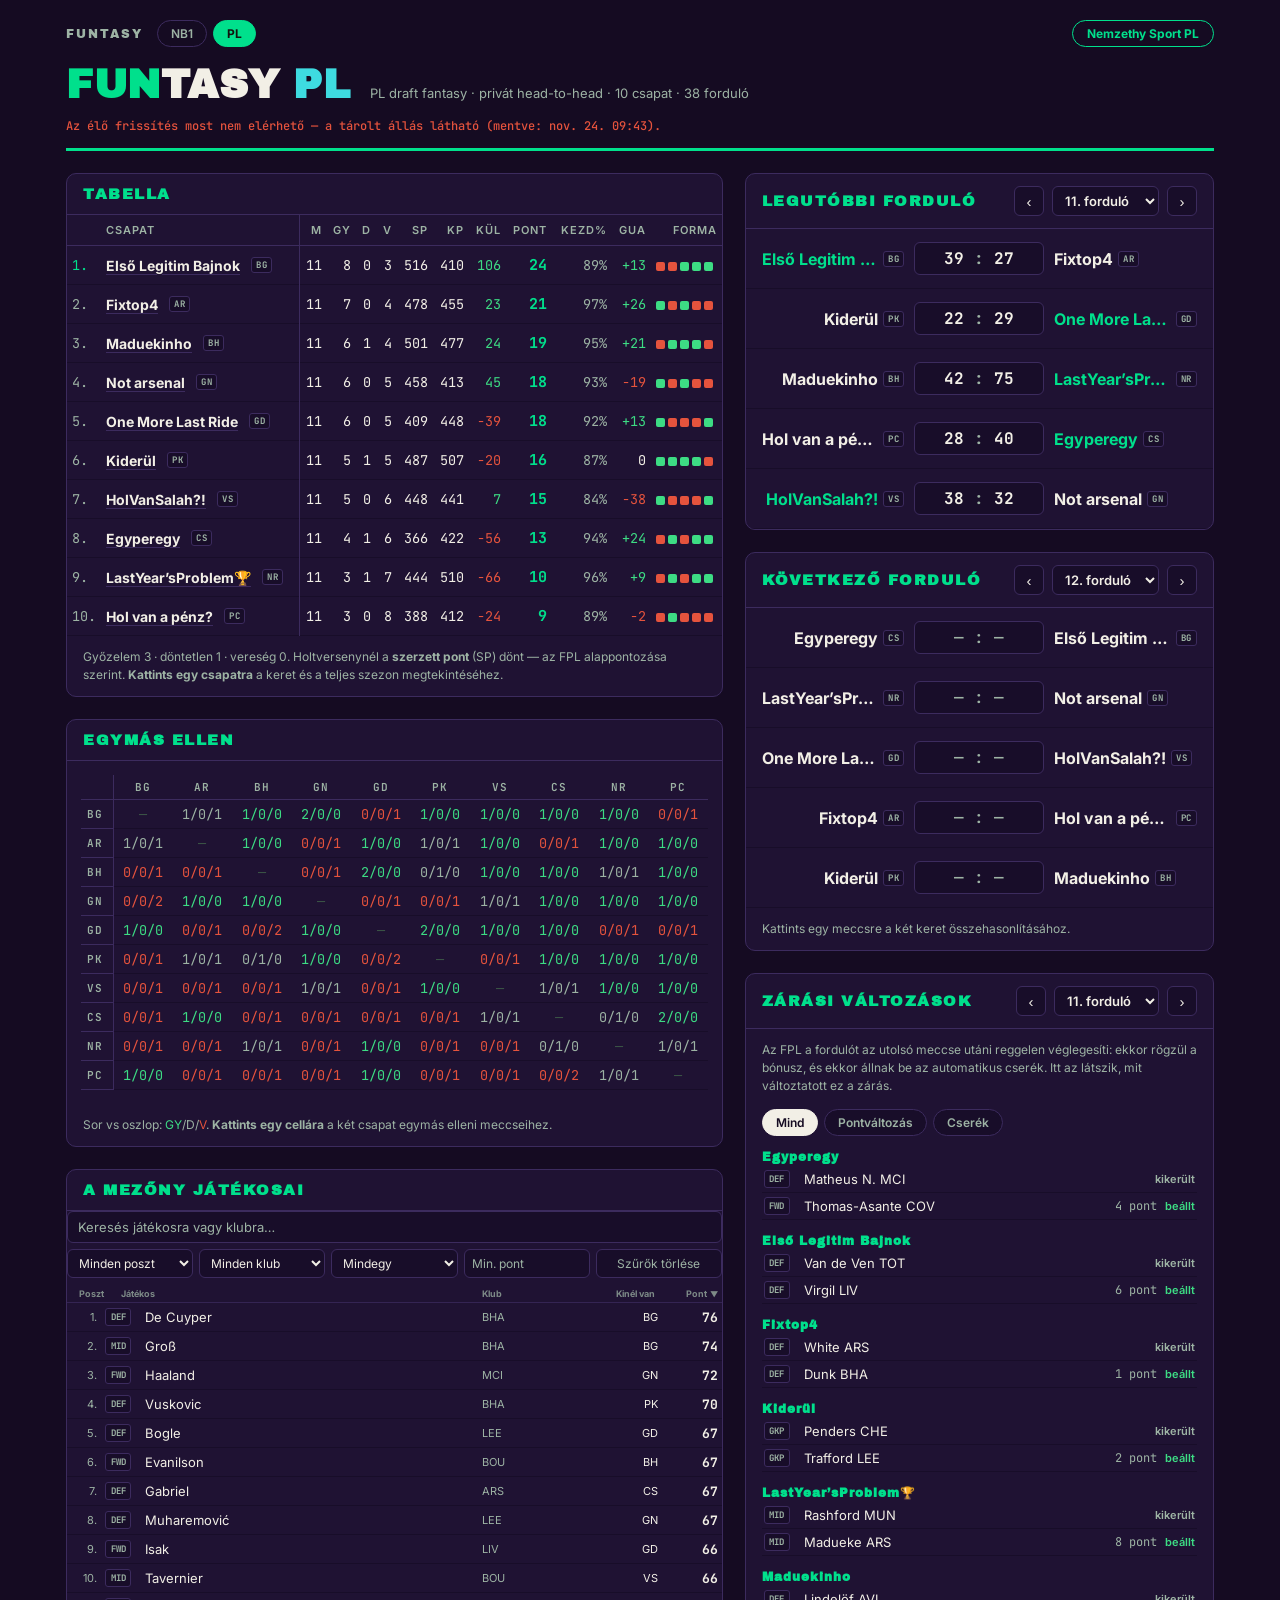
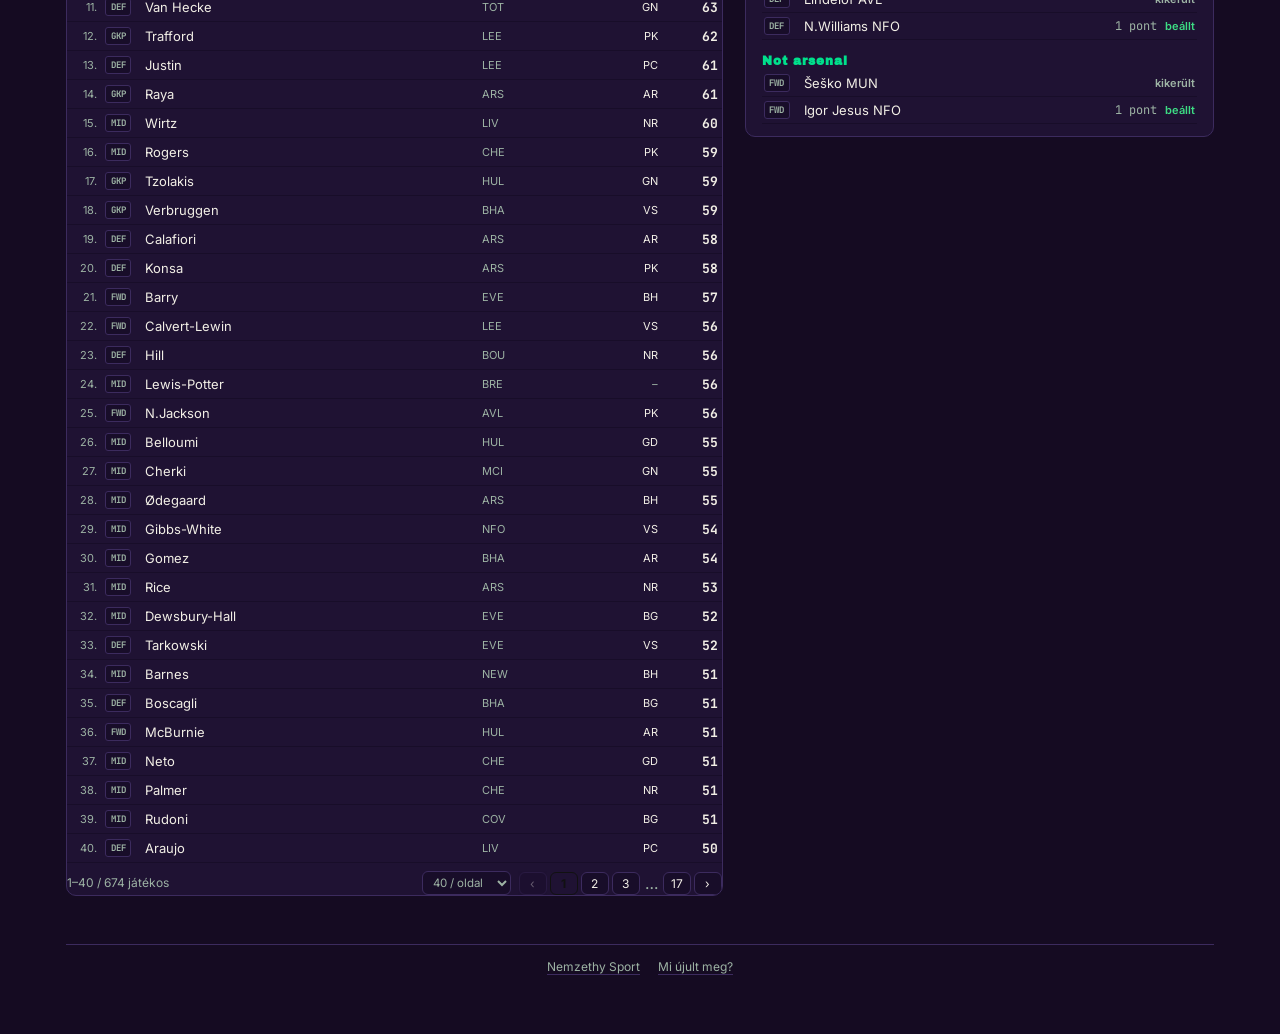
<file: pl/index.html>
<!DOCTYPE html>
<html lang="hu">
<head>
<meta charset="UTF-8">
<meta name="viewport" content="width=device-width, initial-scale=1.0">
<title>FunTasy PL — H2H</title>
<link rel="preconnect" href="https://fonts.googleapis.com">
<link rel="preconnect" href="https://fonts.gstatic.com" crossorigin>
<!-- The font stylesheet is NOT loaded as render-blocking. A plain <link rel=stylesheet>
     holds back the page until Google answers: measured DOMContentLoaded at
     12.6 SECONDS instead of 57 ms when fonts.googleapis.com is unreachable - until
     then there is NOTHING on the page. The media="print" + onload trick makes it
     asynchronous: the content shows at once in the fallback font (with `display=swap`
     that would be the first paint anyway), and the web font steps in when it arrives. -->
<link rel="stylesheet" media="print" onload="this.media='all';this.onload=null"
      href="https://fonts.googleapis.com/css2?family=Archivo+Black&family=Inter:wght@400;600;700&family=JetBrains+Mono:wght@500;700&display=swap">
<noscript><link rel="stylesheet"
      href="https://fonts.googleapis.com/css2?family=Archivo+Black&family=Inter:wght@400;600;700&family=JetBrains+Mono:wght@500;700&display=swap"></noscript>
<link rel="stylesheet" href="../funtasy.css?v=121">
</head>
<body class="liga-pl">
<div class="wrap">
<noscript><div class="note nojs">Ehhez az oldalhoz <b>JavaScript</b> kell: a táblázatokat a
  böngésző tölti fel a mentett adatokból. JavaScript nélkül csak az üres keret látszik.</div></noscript>
<nav class="liganav" id="liganav"></nav>
<header>
  <h1><span class="fun">FUN</span>TASY <span class="tag">PL</span></h1>
  <!-- The subtitle is written by FunTasy.renderNav from the shared LEAGUES list,
       then after loading it is updated with the real number of teams and rounds. -->
  <div class="sub" id="sub">PL draft fantasy · privát head-to-head</div>
  <div id="status"></div>
</header>

<div class="grid">
  <div>
    <div class="panel">
      <h2>Tabella</h2>
      <div class="tablewrap"><table id="table"></table></div>
      <div class="note">Győzelem 3 · döntetlen 1 · vereség 0. Holtversenynél a <b>szerzett pont</b> (SP) dönt — az FPL alappontozása szerint.
      <b>Kattints egy csapatra</b> a keret és a teljes szezon megtekintéséhez.</div>
    </div>
    <div class="panel">
      <h2>Egymás ellen</h2>
      <div class="matrix" id="matrix"></div>
      <div class="note">Sor vs oszlop: <span class="pos">GY</span>/<span style="color:var(--draw)">D</span>/<span class="neg">V</span>.
      <b>Kattints egy cellára</b> a két csapat egymás elleni meccseihez.</div>
    </div>
    <div class="panel" id="jlPanel" style="display:none">
      <h2>A mezőny játékosai</h2>
      <div id="jlDoboz"></div>
    </div>
  </div>
  <div>
    <div class="panel">
      <h2>Legutóbbi forduló
        <span class="roundnav">
          <button data-nav="past" data-d="-1">‹</button>
          <select id="selPast"></select>
          <button data-nav="past" data-d="1">›</button>
        </span>
      </h2>
      <div id="mPast"></div>
    </div>
    <div class="panel">
      <h2>Következő forduló
        <span class="roundnav">
          <button data-nav="next" data-d="-1">‹</button>
          <select id="selNext"></select>
          <button data-nav="next" data-d="1">›</button>
        </span>
      </h2>
      <div id="mNext"></div>
      <div class="note">Kattints egy meccsre a két keret összehasonlításához.</div>
    </div>

    <!-- What the round's closing changed. Only shown once there is closing
         data (zarasok.json). It lives IN THE GRID, as wide as the other panels -
         as a separate full-width block it distorted the page. -->
    <div class="panel" id="zarasPanel" style="display:none">
      <h2>Zárási változások
        <span class="roundnav">
          <button data-znav="-1">‹</button>
          <select id="selZaras"></select>
          <button data-znav="1">›</button>
        </span>
      </h2>
      <div class="note">Az FPL a fordulót az utolsó meccse utáni reggelen véglegesíti:
        ekkor rögzül a bónusz, és ekkor állnak be az automatikus cserék.
        Itt az látszik, mit változtatott ez a zárás.</div>
      <div id="zarasSzuro"></div>
      <div id="zarasBody"></div>
    </div>
  </div>
</div>
<div class="lablec" id="lablec"></div>
</div>

<div class="ov" id="ov">
  <div class="modal">
    <button class="mback" id="ovBack" style="display:none" title="Vissza">‹ vissza</button>
    <button class="mclose" id="ovClose">×</button>
    <div class="mtitle" id="mTitle"></div>
    <div class="msub" id="mSub"></div>
    <div class="tabs" id="mTabs"></div>
    <div id="mBody"></div>
  </div>
</div>

<script src="../funtasy.js?v=121"></script>
<script>
// ======= CONFIGURATION =======
// Linking the participants of the two leagues lives in the SHARED layer
// (FunTasy.PEOPLE): the filter of the Nemzethy Sport joint edition is built
// on the same table, and two copies would make two truths. Here only the
// id → NB1 nickname direction is needed, for the team page's subtitle;
// otherwise the display uses team names and monograms.
const NB1_NAMES = {};
FunTasy.PEOPLE.forEach(p => { NB1_NAMES[p.pl] = p.nb1; });
// ============================

FunTasy.renderNav('pl','../');   // league switcher bar from the shared list
FunTasy.reloadIfStale();   // stale page -> reload once
FunTasy.renderFooter('../');       // footer from the same place

const $ = id => document.getElementById(id);
// The modal and the view stack come from the shared layer (funtasy.js).
// Declared early: the views further down (e.g. showH2H) already refer to it.
const VIEW = FunTasy.viewStack({overlay:'ov', back:'ovBack'});
const vShow=VIEW.show, vBack=VIEW.back, openModal=VIEW.open, closeModal=VIEW.close;
const esc = FunTasy.esc, fmt = FunTasy.fmt, played = FunTasy.played;
const ENTRIES = {};
const SCHEDULE = {};
let league = {};
let PLAYERS = {};   // player roster: {id: {n,t,p}}
let SQUADS = {};    // current squads: {league_id: [element,...]}
let HIST = {};      // squads per round: {gw: {league_id: [{e,b,pts},...]}}
let BACKFILLED = {};    // the same, completed with the browser's backfill - see backfillRound
let ARTICLES = null;   // articles.json: round preview / round summary
// A round is CLOSED when the Draft has finalised it (draft_history
// veglegesek). Until then its points can still move - see the gate in
// FunTasy.matchArticle.
const roundClosed = gw => FINAL_ROUNDS.map(Number).includes(Number(gw));
// THE ROUND'S SQUADS. They have two sources: the collector (HIST) and -
// until it has written them - the browser's own fetch (backfillRound). The
// collector's wins: it can already be the state after the closing,
// corrected by automatic substitutions, while the browser's is always the
// snapshot before the closing. BACKFILLED is therefore ALREADY merged
// (see backfillRound), here we only choose between them.
const SQUADS_AT = gw => BACKFILLED[gw] || HIST[gw];
// The rounds we have any squads for - from either source.
const SQUAD_GWS = () => {
  const s = new Set(Object.keys(HIST));
  for (const k in BACKFILLED) s.add(k);
  return [...s].map(Number).filter(Boolean);
};
let FINAL_ROUNDS = [];// the rounds ALREADY CLOSED (draft_history.json veglegesek)
const LIVE = {};    // live results for the current round - do NOT count in the table
let LIVEGW = null;  // the number of the round in progress (if any)
let LIVEPTS = {};   // minute-fresh player points: {element: points}
let TEAMS = {};     // team id -> short name (draft_players.json "teams")
let STORED_AT = null;  // when draft.json was saved (status bar error message)
let LIVEFX = null;  // the live round's match states by club short name:
                    // {short_name: {indult, kesz, kezdes}}; null = no data
let LIVE_MATCHES = null;  // the same PER MATCH: {match_id: {indult, lefujva,
                    // hivatalos, nap}}. Needed for the bonus row's state:
                    // merging by club would blur, in a double round, that
                    // the two matches can be in different states.
let LIVE_MINUTES = {};  // per player {perc, kezdo}: how many minutes they played,
                    // and whether they started. The live fetch gives it from
                    // the same response as the points - no extra request.
const PAST_MINUTES = {}; // the same for CLOSED rounds: {gw: {element: {perc,
                    // kezdo}}}. Its source is the gwElems(gw) response - the
                    // same (per-round cached) request the points breakdown
                    // comes from, so it costs no extra fetch.
let LIVE_DAYS = null; // the state of the DAILY points close: {"<day>": {lezart}}.
                    // The FPL closes the points daily and finalises the bonus
                    // then too - its own interface also says PROVISIONAL
                    // day by day. This signal does not come from the Draft
                    // API, see EVENT_STATUS.

const teamName = id => (ENTRIES[id] && ENTRIES[id].name) || ('#' + id);
const player = e => PLAYERS[e] || { n: '#' + e, t: '', p: '' };
const posRank = p => ({ GKP: 0, DEF: 1, MID: 2, FWD: 3 }[p] ?? 9);

// ---------- line-up efficiency (PL) ----------
// possible: the score of the best VALID starting 11 out of the 15.
// FPL formations: exactly 1 goalkeeper, 3-5 defenders, 1-3 forwards,
// midfielders the rest (2-5).
// The Draft has no captain and bench points do not count - so the scored
// value is the starters' total, the possible one the best formation's total.
function plBest(sq){
  const byPos = { GKP: [], DEF: [], MID: [], FWD: [] };
  for (const x of sq){
    const p = player(x.e).p;
    if (byPos[p]) byPos[p].push(x.pts || 0);
  }
  for (const k in byPos) byPos[k].sort((a, b) => b - a);
  // prefix sums: prefix(k)[n] = the total of the best n players
  const prefix = a => a.reduce((s, v) => (s.push(s[s.length - 1] + v), s), [0]);
  const G = prefix(byPos.GKP), D = prefix(byPos.DEF), M = prefix(byPos.MID), F = prefix(byPos.FWD);
  let best = null;
  for (let d = 3; d <= 5; d++)
    for (let f = 1; f <= 3; f++){
      const m = 10 - d - f;
      if (m < 2 || m > 5) continue;
      if (byPos.GKP.length < 1 || byPos.DEF.length < d
          || byPos.MID.length < m || byPos.FWD.length < f) continue;
      const s = G[1] + D[d] + M[m] + F[f];
      if (best == null || s > best) best = s;
    }
  return best;
}
function plEfficiency(sq){
  if (!sq || sq.length < 15) return null;
  const le = plBest(sq);
  if (le == null) return null;
  return { sz: sq.filter(x => !x.b).reduce((s, x) => s + (x.pts || 0), 0), le };
}
// the hook computes from the STORED squad, memoised per round; for a live
// round the table does not use it anyway (it only aggregates played matches)
const LINEUP_MEMO = new Map();
function lineupValue(id, r){
  const k = id + '|' + r;
  if (!LINEUP_MEMO.has(k))
    LINEUP_MEMO.set(k, plEfficiency(((SQUADS_AT(r) || {})[id]) || null));
  return LINEUP_MEMO.get(k);
}

// ---------- Guardiola measure (PL) ----------
// The CALCULATION lives in the collector (collect_draft.py draft_guardiola),
// because last week's squad needs the points AND minutes of ALL the
// round's players (for the automatic substitutions) - in GW1->GW2 there
// were 11 players nobody owned any more, so the browser could not know
// them from anywhere. The page reads the finished file. The key is the
// league_id, so a number -> string conversion is needed.
let GUARD = null;
fetch('../draft_guardiola.json?t=' + Date.now()).then(r => r.ok ? r.json() : null)
  .then(j => { if (j && j.rounds){ GUARD = j.rounds; T.renderTable(); } }).catch(() => {});
const guardValue = (id, r) => ((GUARD || {})[r] || {})[String(id)] || null;

const T = FunTasy.create({
  lineup: lineupValue,
  guard: guardValue,
  entries:    () => Object.keys(ENTRIES).map(Number),
  schedule:   SCHEDULE,
  firstRound: () => league.start_event || 1,
  lastRound:  () => league.stop_event  || 38,
  nameHeader: 'Csapat',
  placeholderRows: FunTasy.leagueById('pl').teams,
  live:       LIVE,
  tiebreak:   'rg',       // FPL base scoring: on a tie the points scored decide
  label:       id => teamName(id),
  tag:         id => (ENTRIES[id] && ENTRIES[id].short) || '',
  matrixLabel: id => (ENTRIES[id] && ENTRIES[id].short) || ('#' + id),
  nameAttr:    id => `data-team="${id}"`,
  matchAttr:   (h, v, r) => `data-h="${h}" data-v="${v}" data-r="${r}"`,
  onMatrixClick: (a, b) => showH2H(+a, +b),
  els: { table:'table', matrix:'matrix', mPast:'mPast', mNext:'mNext',
         selPast:'selPast', selNext:'selNext' }
});
T.bindNav();

// ---------- modal ----------
// ---------- view stack: one modal that can be navigated ----------
// (the same pattern as on the NB1 page: content swap + back button;
// the x / a click outside / Escape closes everything)

// The current round's score is not in the schedule but in the live layer
// (so that it does not count in the table) - the round list and the match
// page, however, have to take it from there.
const liveScore = FunTasy.liveLookup(LIVE);
// Score line at the top of the match page - the same box as on the home
// page match panel (it looks the same on the NB1 page).
// the shared box; here a name has to be resolved from an id, hence the name wrapper
const scoreHTML = (h, v, hp, vp, live) => FunTasy.scoreHTML(teamName(h), teamName(v), hp, vp, live);

// The NB1 page's match view has a "Különbségek" (differences) filter
// (hiding identical rows). Here there is deliberately NONE: in a draft
// league a player can be in only one team, so identical rows cannot occur.
// Hint line above the squad - the same text as on the NB1 page.
const ACCHINT = '<div class="acchint">Kattints egy játékosra a pontjai részletezéséhez.</div>';

// One squad column. The list consists of {e,b,pts} records (squad per
// round, with points), OR plain element ids (current squad, without points).
// In the version called with gw (bound to a round) clicking a player row
// opens the accordion with the points breakdown, and for the live round's
// players who have not played yet a dash stands instead of 0 (their match
// has not even started).
// The player's three numbers in the live round: how many minutes they
// played, where their match is, whether they started. Deliberately RAW
// values: nothing is interpreted on the viewer's behalf ("substituted"),
// because that would need a tolerance, and a one-minute lag between the
// two endpoints would produce a false claim. From the two numbers the
// viewer can see whether the player is on the pitch: if they match, yes.
//
// The match clock stops at 45 and 90, so 90 alone does not tell whether
// it is over - there the cell says "vége" (over).
const minuteHTML = (p, clock) =>
  `<span class="perc">${fmt(p.perc)}'</span>`
  + (clock == null ? '' : `<span class="perc mora">${esc(clock)}</span>`)
  + `<span class="kezd" title="${p.kezdo ? 'kezdőként lépett pályára' : 'nem kezdőként'}">`
  + (p.kezdo ? 'K' : '–') + '</span>';

function minuteCellsHTML(e, gw){
  if (gw == null) return '';
  // Closed round: the minutes are just as interesting (who played how much),
  // but the match clock would say "vége" for everyone there - that column is
  // left out.
  if (gw !== LIVEGW){
    const t = PAST_MINUTES[gw];
    if (!t) return '';
    const p = t[e] || t[String(e)];
    return p ? minuteHTML(p, null) : '';
  }
  if (!LIVE_MATCHES || !LIVEFX) return '';
  const fx = LIVEFX[player(e).t];
  if (!fx || !fx.meccsek || !fx.meccsek.length) return '';
  const p = LIVE_MINUTES[e] || LIVE_MINUTES[String(e)];
  if (!p) return '';
  const games = fx.meccsek.map(mid => LIVE_MATCHES[mid]).filter(Boolean);
  if (!games.length || !games.some(m => m.indult)) return '';
  const clock = games.map(m => m.lefujva ? 'vége' : (m.perc == null ? '?' : m.perc + "'")).join('|');
  return minuteHTML(p, clock);
}
// The header of the three minute columns. The same .plr grid, only with
// labels, so each label falls exactly above its own column. It only appears
// where there is a minute cell at all - in a closed round or before the
// match there is nothing to label.
const MINUTE_HEAD = clock => '<div class="plr plrfej"><span class="nm"></span>'
  + '<span class="perc">perc</span>'
  + (clock ? '<span class="perc mora">meccs</span>' : '')
  + '<span class="kezd">kezdő</span><span class="pts">pont</span></div>';
const hasMinuteColumn = (items, gw) =>
  items.some(x => x && typeof x === 'object' && minuteCellsHTML(x.e, gw));
const minuteHeadHTML = (items, gw) =>
  hasMinuteColumn(items, gw) ? MINUTE_HEAD(gw === LIVEGW) : '';

function sqcolHTML(id, items, title, gw){
  const rich = items.length && typeof items[0] === 'object';
  const row = x => {
    const r = rich ? x : { e: x, b: false, pts: null };
    const j = player(r.e);
    const acc = (rich && gw) ? ` data-acc="1" data-e="${r.e}" data-gw="${gw}"` : '';
    const fx = (gw === LIVEGW && LIVEFX) ? LIVEFX[j.t] : null;
    // if the club is not among the round's matches at all, it has a blank
    // gameweek - the player will not score either
    const noGame = gw === LIVEGW && LIVEFX && j.t && !fx;
    const notPlayed = ((fx && !fx.indult) || noGame) && !(r.pts || 0);
    const pts = r.pts == null ? ''
      : notPlayed ? '<span class="pts" title="még nem játszott">–</span>'
      : `<span class="pts">${fmt(r.pts)}</span>`;
    return `<div class="plr"${acc}><span class="ppos">${esc(j.p)}</span>
      <span class="nm">${esc(j.n)}${acc ? '<span class="accarr">▼</span>' : ''}${j.t ? ` <span class="tm">${esc(j.t)}</span>` : ''}</span>
      ${minuteCellsHTML(r.e, gw)}${pts}</div>`;
  };
  const sortByPos = a => [...a].sort((x, y) =>
    posRank(player(rich ? x.e : x).p) - posRank(player(rich ? y.e : y).p));
  if (!rich)
    return `<div class="sqcol"><h3>${esc(title || teamName(id))}</h3>${sortByPos(items).map(row).join('')}</div>`;
  const st = items.filter(x => !x.b), bench = items.filter(x => x.b);
  const S = a => a.reduce((s, x) => s + (x.pts || 0), 0);
  const headStart = minuteHeadHTML(st, gw), headBench = minuteHeadHTML(bench, gw);
  // THE BENCH ORDER CANNOT BE REARRANGED. In the FPL it is the substitution
  // order: at the end of the round it brings on the first bench player who
  // fits the formation in place of a starter who did not play. The stored
  // list keeps the FPL's own order (picks 12-15), so the bench is left as it
  // came - sorted by position, exactly the information people look at it
  // for would be thrown away.
  return `<div class="sqcol"><h3>${esc(title || teamName(id))}<span>${fmt(S(st))}</span></h3>
    ${headStart}${sortByPos(st).map(row).join('')}
    <div class="sumline"><span>Kezdők</span><b>${fmt(S(st))}</b></div>
    <div class="subhead">Pad — a pontjaik nem számítanak a csapatnak</div>
    ${headBench}${bench.map(row).join('')}</div>`;
}

// Which round does the "keret" (squad) tab show? Needed to backfill the
// minutes - it has to be changed TOGETHER with squadHTML.
function squadGw(id){
  if (LIVEGW && ((SQUADS_AT(LIVEGW) || {})[id] || []).length) return LIVEGW;
  if ((SQUADS[id] || []).length) return null;   // the current squad is not bound to a round
  const gwk = SQUAD_GWS().sort((a, b) => b - a);
  for (const gw of gwk) if (((SQUADS_AT(gw) || {})[id] || []).length) return gw;
  return null;
}

function squadHTML(id){
  // During a round in progress the live match squad applies, with
  // minute-fresh points - from the same logic as the match modal. Between
  // rounds the current ownership (the state after the draft + transfers) is
  // the right answer.
  const liveSq = LIVEGW && (SQUADS_AT(LIVEGW) || {})[id];
  if (liveSq && liveSq.length){
    const sq = Object.keys(LIVEPTS).length
      ? liveSq.map(x => ({ ...x, pts: LIVEPTS[x.e] ?? x.pts })) : liveSq;
    return `<div style="font-size:12px;color:var(--dim);margin-bottom:8px">${LIVEGW}. forduló · élő állás — a forduló még tart</div>`
           + ACCHINT + `<div class="sqwrap one">${sqcolHTML(id, sq, null, LIVEGW)}</div>`;
  }
  const sq = SQUADS[id];
  if (sq && sq.length)
    return `<div style="font-size:12px;color:var(--dim);margin-bottom:8px">A jelenlegi keret (draft és igazolások utáni állapot) — a heti pontok a fordulók nézetében</div>`
           + `<div class="sqwrap one">${sqcolHTML(id, sq)}</div>`;
  const gwk = SQUAD_GWS().sort((a, b) => b - a);
  for (const gw of gwk){
    const h = (SQUADS_AT(gw) || {})[id];
    if (h && h.length)
      return `<div style="font-size:12px;color:var(--dim);margin-bottom:8px">${gw}. forduló</div>`
             + ACCHINT + `<div class="sqwrap one">${sqcolHTML(id, h, null, gw)}</div>`;
  }
  return '<div class="loading">A keret még nem került be az adatgyűjtésbe.</div>';
}

// ---------- "Változtatások" (changes) tab (draft_keretvaltozasok.json) ----------
// The CALCULATION is in the collector (collect_draft.py draft_squad_changes),
// from the same range as the Guardiola measure - it is exactly its
// derivation. The player's name does not come from the file but from the
// field already loaded (player).
let CHANGES = null;
fetch('../draft_keretvaltozasok.json?t=' + Date.now()).then(r => r.ok ? r.json() : null)
  .then(j => { if (j && j.rounds){ CHANGES = j.rounds; redrawTab('valtoztatasok'); } })
  .catch(() => {});
const ROLE_LABEL = { kezdo: 'kezdő', pad: 'pad' };
// Redrawing the tab when the data arrives later than the tab was opened.
function redrawTab(tab){
  const on = document.querySelector('#mTabs .tab.on');
  if (mTeam != null && $('ov').classList.contains('open') && on && on.dataset.tab === tab)
    $('mBody').innerHTML = changesHTML(mTeam);
}
function changesHTML(id){
  if (!CHANGES) return '<div class="loading">Változtatások betöltése…</div>';
  // ASCENDING order - just as on the Rounds tab and everywhere else
  const gwk = Object.keys(CHANGES).map(Number).sort((a, b) => a - b);
  const baseRow = x => ({ poszt: player(x.e).p, nev: player(x.e).n, klub: player(x.e).t,
                       prof: { 'data-prof': x.e } });
  const groups = [];
  for (const gw of gwk){
    const v = (CHANGES[gw] || {})[id];
    if (!v) continue;
    // The same gate as for the table and the Rounds tab: a live or not yet
    // closed round has no value. The CHANGE, however, is already known - the
    // squad is fixed after the deadline -, so it is shown, without points.
    const g = T.guardValue(id, gw);
    const scored = !!g && v.pontok !== false;
    // The middle column is the player's round points. There is NO ARROW on
    // it: in the role change rows the arrow means how much it was worth in
    // the OLD squad and how much in the CURRENT one, while here it would have
    // meant how much was scored and how much it was worth - two different
    // things in the same table. For a released bench player "12 -> 0" looked
    // as if twelve had just been lost on him, although the effect is zero,
    // and the zero also stood on the right edge. The role label ("elengedve ·
    // pad", released · bench) says anyway why the effect is zero.
    const valueCell = x => ({ ert: x.pont });
    const rowOf = (x, label) => ({ ...baseRow(x), cimke: label });
    const sections = [
      { cim: 'Elengedve', sorok: v.ki.map(x => scored
          ? { ...rowOf(x, 'elengedve · ' + ROLE_LABEL[x.sz]), ...valueCell(x), dl: -x.ert }
          : rowOf(x, 'elengedve · ' + ROLE_LABEL[x.sz])) },
      { cim: 'Megszerezve', sorok: v.be.map(x => scored
          ? { ...rowOf(x, 'megszerezve · ' + ROLE_LABEL[x.sz]), ...valueCell(x), dl: x.ert }
          : rowOf(x, 'megszerezve · ' + ROLE_LABEL[x.sz])) },
      { cim: 'Szerepváltás', sorok: v.szerep.map(x => scored
          ? { ...rowOf(x, ROLE_LABEL[x.szE] + ' → ' + ROLE_LABEL[x.szU]),
              elott: x.ertE, utan: x.ertU, dl: +(x.ertU - x.ertE).toFixed(2) }
          : rowOf(x, ROLE_LABEL[x.szE] + ' → ' + ROLE_LABEL[x.szU])) },
    ];
    // WHAT THE PERSON DID, AND WHAT THE MACHINE FIXED ON IT - separately.
    // At the end of a round in the Draft the FPL makes automatic substitutions;
    // that is not the manager's merit. Shown together, it would look as if
    // they had rotated well, while it was the machine that put the squad right
    // (or the other way round). So the collector gives it in two parts
    // (collect_draft.py draft_squad_changes). For a round not closed yet this
    // row is NOT there: the automatic substitution has not even happened.
    let closingRows = [];
    if (scored){
      const auto = +(v.gepU - v.gepE).toFixed(2);
      const manual = +(v.guard - auto).toFixed(2);
      const count = sections.reduce((n, r) => n + r.sorok.length, 0);
      // The TEXT of the machine row depends on the sign, because the two cases
      // mean different things: the measure compares the CURRENT squad with LAST
      // WEEK's, and the closing substitution runs on both. A negative value says
      // that what the manager got by hand, the machine would have done on the
      // old squad too; a positive one says that the machine filled in for a
      // starter of the current squad who did not play. A "8 -> 0" form would
      // show a substitution that never happened.
      // The two rows ADD UP, they do not cancel each other - so not "of which".
      // The sign of the second describes different cases: when negative, the
      // machine would have added that much on the OLD squad, which the change
      // took away from it; when positive, it filled in for a starter of the
      // CURRENT squad who did not play.
      const autoLabel = auto < 0 ? 'Amit a gép a régi kereten is hozzátett volna'
                   : auto > 0 ? 'Amit a gép a mostani kereten tett hozzá'
                   : 'Az automatikus csere ezen nem változtatott';
      if (count || auto) closingRows = [
        { nev: 'Amit a kezdő átalakítása ért', dl: manual, oszt: 'vareszossz' },
        { nev: autoLabel, dl: auto, oszt: 'vagep' },
      ];
    }
    groups.push({ nev: gw + '. forduló', guard: scored ? v.guard : null,
                     megj: scored ? '' : 'még nincs pontszám',
                     osszCim: 'A forduló mérlege',
                     reszek: sections, zaro: closingRows });
  }
  if (!groups.length)
    return '<div class="loading">Ehhez a csapathoz még nincs elmentett változtatás.</div>';
  return '<div class="note" style="padding:0 0 10px">A jobb szélső szám nem azt mutatja, '
    + 'mennyit hozott a keret, hanem hogy <b>mennyivel hozott többet a múlt hetinél</b>. '
    + 'Mindkét keretet ugyanezzel a fordulóval számoljuk végig, és mindkettőn lefut a záráskori '
    + '<b>automatikus csere</b>: a pályára nem lépett kezdő helyére a gép beállítja az első olyan '
    + 'padost, akivel a felállás még érvényes. Ezért áll külön sorban, amit a gép magától is '
    + 'elintézett volna — az sem nem érdem, sem nem hiba. A padon ülő <b>0</b>-val számít, '
    + 'ezért egy padosnál a saját fordulópontja mellett nulla hatás áll. '
    + 'A blokk alján az összeg a forduló <b>GUARD</b> értéke, ugyanaz, ami a Fordulók fülön és '
    + 'a tabellában áll. A <b>folyamatban lévő</b> fordulónál a változtatás már látszik, '
    + 'pontszám még nincs hozzá.</div>'
    + FunTasy.changesList(groups, 'Nincs adat.');
}

function playersHTML(id){
  const agg = {};
  const gwk = SQUAD_GWS().sort((a, b) => a - b);
  for (const gw of gwk){
    const sq = (SQUADS_AT(gw) || {})[id];
    if (!sq) continue;
    for (const x of sq){
      const a = agg[x.e] || (agg[x.e] = { e: x.e, pts: 0, rounds: 0, st: 0, pad: 0 });
      a.rounds++; x.b ? a.pad++ : (a.st++, a.pts += (x.pts || 0));
    }
  }
  const rows = Object.values(agg).sort((a, b) => b.pts - a.pts);
  if (!rows.length)
    return '<div class="loading">A szezon még nem kezdődött el — a fordulónkénti keretek az 1. forduló indulásától gyűlnek.</div>';
  let h = `<div style="font-size:13px;color:var(--dim);margin-bottom:10px">${rows.length} játékos · ${gwk.length} forduló · a Pont oszlop a kezdőként szerzett pontokat összegzi</div>
    <table><tr><th></th><th>Játékos</th><th>F</th><th>Kezdő</th><th>Pad</th><th>Pont</th></tr>`;
  rows.forEach((r, i) => {
    const j = player(r.e);
    h += `<tr class="clickable" data-prof="${r.e}"><td class="rank">${i + 1}.</td>
      <td class="name"><span class="nevsor"><span class="ppos">${esc(j.p)}</span>${esc(j.n)}${j.t ? ` <span class="tm">${esc(j.t)}</span>` : ''}</span></td>
      <td>${r.rounds}</td><td>${r.st}</td><td>${r.pad}</td><td class="pont">${fmt(r.pts)}</td></tr>`;
  });
  return '<div class="tablewrap">' + h + '</table></div>';
}

// ---------- player profile (PL) ----------
// The RENDERING is shared (funtasy.js -> FunTasy.profileHTML), only the
// DATA is put together here. From two sources:
//   1) draft_history.json - who had the player in a given round, and
//      whether as a starter or on the bench. In a draft league that is at
//      most ONE manager; with nobody, the player was a free agent.
//   2) the Draft element-summary endpoint - a player's WHOLE season in ONE
//      request: per round the points, the opponent, the venue and the
//      score. It costs the collector nothing, because the browser fetches
//      it, when the profile opens.
// The itemised breakdown comes from the existing breakdownHTML (event/{gw}/live
// explain), the same call and cache as in the squad view.

// The `detail` field reads "BHA (A) 4-0" - the OPPONENT, the venue of the
// PLAYER's team, and the score in HOME-AWAY order. The last part was
// MEASURED (naplo/fpl-profile.txt): of 25 away matches that were not draws,
// all 25 confirmed the home-away reading, none the "player's team first"
// reading. Chosen wrongly, every away result would have been reversed.
const DETAIL = /^\s*(\S+)\s*\((H|A)\)\s*(\d+)\s*[-–]\s*(\d+)\s*$/;
function detailMatch(d){
  const m = DETAIL.exec(d || '');
  return m ? { ellenfel: m[1], hazai: m[2] === 'H', hp: +m[3], vp: +m[4] } : null;
}

let OPEN_PROFILE = null;               // the element id of the profile currently open
const PROFILE_HISTORY = new Map();        // element -> Promise(history | null)
function profileHistory(e){
  if (!PROFILE_HISTORY.has(e))
    PROFILE_HISTORY.set(e, apiGet('https://draft.premierleague.com/api/element-summary/' + e)
      .then(j => j ? { hist: j.history || [], jovo: j.fixtures || [] } : null)
      .catch(() => null));           // null = failed; the rows get a dash
  return PROFILE_HISTORY.get(e);
}

async function profileData(e){
  const resp = await profileHistory(e);
  const hist = resp && resp.hist;
  const j = player(e);
  // The set of rounds: those we have squad history for, AND those the player
  // played in. The two are not the same: as a free agent they could still
  // score, and they could be in someone's squad while their club had no match.
  // EVERY round is listed, not only the played ones - just as on the
  // manager's "Fordulók" (rounds) tab. In future rows the points are empty,
  // but the OPPONENT is there: element-summary gives the remaining matches
  // too (`fixtures`), with a team id and a venue flag.
  const last = league.stop_event || 38;   // `lastRound` is only a setting of T, not a method
  const gwk = new Set();
  for (let r = 1; r <= last; r++) gwk.add(r);
  SQUAD_GWS().forEach(r => gwk.add(r));
  (hist || []).forEach(h => { if (h.event) gwk.add(+h.event); });
  // round -> the remaining matches (several in a double round)
  const upcomingByGw = {};
  ((resp && resp.jovo) || []).forEach(f => {
    if (!f || !f.event) return;
    (upcomingByGw[f.event] = upcomingByGw[f.event] || []).push({
      ellenfel: TEAMS[f.opponent] || '', hazai: !!f.is_home, hp: null, vp: null });
  });

  const sorok = [];
  for (const gw of [...gwk].sort((a, b) => a - b)){
    const per = SQUADS_AT(gw) || {};
    const tulajok = [];
    let stored = null;             // the round's STORED points (draft_history)
    for (const id of Object.keys(per)){
      const x = (per[id] || []).find(p => p.e === e);
      // in a draft a player can be in only one squad; there is no captain in the game
      if (x){ tulajok.push({ nev: teamName(+id), kezdo: !x.b, kapitany: false });
              if (x.pts != null) stored = x.pts; }
    }
    // in a double round two rows belong to the same round
    const hs = (hist || []).filter(h => +h.event === gw);
    const playedGames = hs.map(h => detailMatch(h.detail)).filter(Boolean);
    const upcoming = upcomingByGw[gw] || [];
    sorok.push({
      r: gw,
      tulajok,
      // the round has not started yet: there is no squad history for it
      jovo: !SQUADS_AT(gw),
      keretszam: Object.keys(per).length,
      meccsek: playedGames.length ? playedGames : upcoming,
      // If the FPL fetch fails, NOT a dash: the per-round points are in the
      // stored squad history (draft_history.json), and can be shown. The
      // opponent cannot - that only comes from element-summary -, but the points
      // and the role show. (Without this, during an FPL outage the whole profile
      // was dashes and "Pont összesen" 0 - while the data was right there in the
      // repository. The NB1 profile has always been built from stored data.)
      pont: (hist && hs.length) ? hs.reduce((s, h) => s + (h.total_points || 0), 0)
          : (!hist && stored != null) ? stored
          : null,
      // "nincs meccs" (no match) ONLY when the round has already been played but
      // the club did not play (a blank round). A future row is simply empty.
      jegyzet: !hist ? (stored != null ? undefined : '—')
        : (hs.length || upcoming.length) ? undefined
        : (SQUADS_AT(gw) ? 'nincs meccs' : '')
    });
  }
  const totalPts = sorok.reduce((x, s) => x + (s.pont || 0), 0);
  const inSquad = sorok.filter(s => s.tulajok.length).length;
  return {
    liga: 'pl',
    nev: j.n, klub: j.t, poszt: j.p,
    tenyek: [
      { cimke: 'Pont összesen', ertek: totalPts },
      // rounds already played, as on the NB1 profile - not the 38 to come
      { cimke: 'Fordulók', ertek: sorok.filter(s => !s.jovo).length },
      { cimke: 'Ebből keretben', ertek: inSquad }
    ],
    sorok, senkinel: '–'
  };
}

// Every player in the field for the home page list and search. The roster
// (draft_players.json) is already loaded when the page starts, and the
// season points are in it - no extra request is needed.
// In a draft league a player is in at most ONE squad, so "who has the
// player now" is a single name or nothing here.
function playerPanel(){
  const ids = Object.keys(PLAYERS);
  if (!ids.length) return;
  const ownerOf = {};
  for (const id of Object.keys(SQUADS))
    for (const e of (SQUADS[id] || []))
      ownerOf[e] = { nev: teamName(+id), jel: (ENTRIES[id] && ENTRIES[id].short) || '' };
  const items = ids.map(id => ({
    id, nev: PLAYERS[id].n, klub: PLAYERS[id].t, poszt: PLAYERS[id].p,
    pts: PLAYERS[id].pts || 0,
    tulajok: ownerOf[id] ? [ownerOf[id]] : []
  })).sort((a, b) => b.pts - a.pts || a.nev.localeCompare(b.nev, 'hu'));
  $('jlPanel').style.display = '';
  FunTasy.playerSearch({
    box: 'jlDoboz', nobodyText: '–',
    // a draft league has no price - so no price column either
    columns: ['poszt', 'nev', 'klub', 'tulaj', 'pts'],
    data: () => items,
    open: id => showProfile(+id, 'push')
  });
}

// The skeleton (title, subtitle, loading indicator, staleness guard, error
// message) comes from the shared layer - the same as on NB1. Only what
// differs by league is here: where the name and the data come from. There
// is no backfill: the Draft element-summary gives the whole season in one
// request.
const showProfile = FunTasy.profileViewer({
  view: VIEW,
  mark: e => { OPEN_PROFILE = e; },     // the expanding breakdown works from this
  name:   e => player(e).n,
  data:  e => profileData(e),
});

let mTeam = null;
function showTeam(id, tab, mode){
  vShow(()=>showTeam(id, tab, 'noop'), mode);
  mTeam = id; openModal();
  $('mTitle').textContent = teamName(id) + ((ENTRIES[id] || {}).short ? ' · ' + ENTRIES[id].short : '');
  $('mSub').textContent = NB1_NAMES[id] ? NB1_NAMES[id] : '';
  tab = tab || 'keret';
  $('mTabs').innerHTML =
    `<button class="tab ${tab === 'keret' ? 'on' : ''}" data-tab="keret">Aktuális keret</button>
     <button class="tab ${tab === 'fordulok' ? 'on' : ''}" data-tab="fordulok">Fordulók</button>
     <button class="tab ${tab === 'jatekosok' ? 'on' : ''}" data-tab="jatekosok">Szezon játékosai</button>
     <button class="tab ${tab === 'valtoztatasok' ? 'on' : ''}" data-tab="valtoztatasok">Változtatások</button>`;
  $('mBody').innerHTML = tab === 'keret' ? squadHTML(id)
                       : tab === 'fordulok' ? T.roundsHTML(id)
                       : tab === 'valtoztatasok' ? changesHTML(id) : playersHTML(id);
  const squadVisible = () => {
    const on = document.querySelector('#mTabs .tab.on');
    return mTeam === id && $('ov').classList.contains('open')
           && on && on.dataset.tab === 'keret';
  };
  if (tab === 'keret')
    // the open points breakdown stays open (see FunTasy.accPreserve)
    backfillMinutes(squadGw(id), () => { if (squadVisible())
      FunTasy.accPreserve(() => { $('mBody').innerHTML = squadHTML(id); }); });
  if (tab === 'keret' && LIVEGW && (SQUADS_AT(LIVEGW) || {})[id]){
    fetchLivePts().catch(() => false).then(ok => {
      // what was fetched here also updates the home page list behind it -
      // otherwise the same "39 on the list, 38 once opened" mismatch would arise
      // as on the match page
      if (ok) updateLiveScores(LIVEGW);
      if (ok && squadVisible()) FunTasy.accPreserve(() => { $('mBody').innerHTML = squadHTML(id); });
    });
  }
}

// ---------- closing changes (home page panel) ----------
// The data comes from zarasok.json (the collector writes it in the
// finalising run, see collect_draft.py closing_diff). The panel only shows
// once there is at least one round of data.
//
// "ki"/"be" (out/in) are in separate rows, NOT in pairs: from the change of
// the bench flag it cannot be known which bench player came on in whose
// place, and no false pairing is claimed.
let CLOSINGS = null, closingView = 'mind';
const CLOSING_VIEWS = [['mind', 'Mind'], ['pont', 'Pontváltozás'], ['csere', 'Cserék']];

function closingHTML(r, view){
  // The HTML is built by the shared layer (FunTasy.closingList) - the same
  // as on the NB1 panel. Only the rows are put together here from the draft data.
  const teams = CLOSINGS[r] || {};
  const groups = Object.keys(teams)
    .sort((a, b) => teamName(+a).localeCompare(teamName(+b), 'hu'))
    .map(lid => {
      const v = teams[lid], sorok = [];
      const baseRow = e => ({ poszt: player(e).p, nev: player(e).n, klub: player(e).t,
                           prof: { 'data-prof': e } });
      if (view !== 'csere')
        (v.pont || []).forEach(x => sorok.push({ ...baseRow(x.e), elott: x.elott, utan: x.utan }));
      if (view !== 'pont'){
        // The POINTS of the player brought in say what the substitution brought.
        // The old format (without points) is accepted too: there only an id stood.
        const subRow = (x, irany) => {
          const e = (typeof x === 'object') ? x.e : x;
          const pts = (typeof x === 'object') ? x.pts : null;
          return { ...baseRow(e), tip: 'csere', irany, ert: irany === 'be' ? pts : null };
        };
        (v.ki || []).forEach(x => sorok.push(subRow(x, 'ki')));
        (v.be || []).forEach(x => sorok.push(subRow(x, 'be')));
      }
      return { nev: teamName(+lid), jelzok: { 'data-team': lid }, sorok };
    });
  return FunTasy.closingList(groups, view === 'pont'
    ? 'A zárás nem hozott pontváltozást ebben a fordulóban.'
    : view === 'csere'
    ? 'A zárásnál nem történt automatikus csere ebben a fordulóban.'
    : FunTasy.MESSAGES.noChange);
}

// The dropdown and the two arrows are run by the shared pager
// (FunTasy.roundPager) - the same control as above the NB1 closing panel.
let CLOSING_PAGER = null;
function drawClosing(){
  const r = CLOSING_PAGER ? CLOSING_PAGER.value() : $('selZaras').value;
  $('zarasSzuro').innerHTML = CLOSING_VIEWS.map(([k, title]) =>
    `<button class="vlt-chip${closingView === k ? ' on' : ''}" data-znezet="${k}">${title}</button>`).join('');
  $('zarasBody').innerHTML = closingHTML(r, closingView);
}

// The panel can only be drawn when the NAMES are there too (draft.json,
// draft_players.json) - zarasok.json loads on a separate path and can
// easily get there first. Without them the players would show as "#512".
function closingInit(){
  if (!CLOSINGS || !Object.keys(PLAYERS).length || !Object.keys(ENTRIES).length) return;
  // EVERY played round is listed, not only those with a change: where there
  // was none, the news is that there was none. Ascending order, and the
  // pager stands on the LAST round - the same as on the NB1 panel (so the
  // arrows go the same way on both panels).
  const withData = Object.keys(CLOSINGS).map(Number);
  if (!withData.length) return;
  // It goes up to the CLOSED rounds, not the stored squads. The collector
  // also saves the CURRENT round's squads, so during a live round HIST
  // reaches one round further - and the panel would open on a round NOT EVEN
  // CLOSED, empty ("nem történt változás", no change), although the closing
  // has not happened yet. `veglegesek` says exactly what the collector closed.
  const last = Math.max(...withData, ...FINAL_ROUNDS.map(Number).filter(Boolean));
  const rounds = [];
  for (let r = 1; r <= last; r++) rounds.push(r);
  CLOSING_PAGER = FunTasy.roundPager({ sel: 'selZaras', onChange: drawClosing });
  CLOSING_PAGER.fill(rounds, last);
  $('zarasPanel').style.display = '';
  drawClosing();
}

document.addEventListener('click', e => {
  const chip = e.target.closest('[data-znezet]');
  if (chip){ closingView = chip.dataset.znezet; drawClosing(); }
});

// A click on a matrix cell: the two teams' matches against each other.
const showH2H = FunTasy.h2hViewer({
  view: VIEW,
  name: id => teamName(id),
  content: (a,b) => T.h2hHTML(a,b),
  prepare: () => { mTeam = null; },
});

function showMatch(h, v, r, mode){
  vShow(()=>showMatch(h, v, r, 'noop'), mode);
  openModal();
  $('mTitle').textContent = teamName(h) + '  vs  ' + teamName(v);
  $('mSub').textContent = r + '. forduló';
  $('mTabs').innerHTML = '';
  let H = (SQUADS_AT(r) || {})[h], V = (SQUADS_AT(r) || {})[v];
  // for the current round the minute-fresh values are shown instead of the
  // repository's points (refreshed every 3 hours, and hourly between 07:00 and
  // 13:00 UTC - see draft.yml), once the live fetch has arrived
  if (r === LIVEGW && Object.keys(LIVEPTS).length){
    const fresh = x => ({ ...x, pts: LIVEPTS[x.e] ?? x.pts });
    if (H) H = H.map(fresh);
    if (V) V = V.map(fresh);
    $('mSub').textContent += ' · élő állás';
  }
  if (H && V){
    const S = a => a.filter(x => !x.b).reduce((s, x) => s + (x.pts || 0), 0);   // the bench does not count
    const head = (A, B) => scoreHTML(h, v, S(A), S(B), r === LIVEGW);
    // for a live match it computes from the FRESH lists (the hook looks at the stored squad)
    const lineupRow = (A, B) =>
      FunTasy.lineupPairHTML(plEfficiency(A), plEfficiency(B), r === LIVEGW);
    // Recomputed on every draw, not captured once: the strip remembers
    // whether the reader opened it, and a live round redraws the body.
    const article = () => FunTasy.matchArticle(ARTICLES, 'pl', r, teamName(h), teamName(v),
                                               {closed: roundClosed(r)});
    const body = (A, B) => head(A, B) + lineupRow(A, B) + article() + ACCHINT +
      `<div class="sqwrap">${sqcolHTML(h, A, null, r)}${sqcolHTML(v, B, null, r)}</div>`;
    $('mBody').innerHTML = body(H, V);
    // For a closed round the minutes arrive afterwards (one request, cached per
    // round) - then it is redrawn, if the same match is still on screen.
    const title = $('mTitle').textContent, subtitle = $('mSub').textContent;
    backfillMinutes(r, () => {
      if ($('mTitle').textContent === title && $('mSub').textContent === subtitle)
        FunTasy.accPreserve(() => { $('mBody').innerHTML = body(H, V); });
    });
    if (r === LIVEGW){
      const requested = $('mTitle').textContent;
      // while the minute-fresh fetch runs, it gets an indicator - otherwise the
      // numbers would jump without a word (on a slow network this is confusing)
      const stopIndicator = FunTasy.slowIndicator($('mSub'));
      // .catch: the indicator MUST be removed on the error path too, otherwise it ticks forever
      fetchLivePts().catch(() => false).then(ok => {
        stopIndicator();
        if (!ok) return;
        // what was fetched here also updates the home page list behind it
        updateLiveScores(r);
        if (!$('ov').classList.contains('open') || $('mTitle').textContent !== requested) return;
        const fresh = x => ({ ...x, pts: LIVEPTS[x.e] ?? x.pts });
        FunTasy.accPreserve(() => { $('mBody').innerHTML = body(H.map(fresh), V.map(fresh)); });
      });
    }
    return;
  }
  const m = (SCHEDULE[r] || []).find(x => x[0] === h && x[1] === v);
  // No squads yet - but this is exactly when a preview is worth reading,
  // and here it has nothing to cover, so it comes open.
  $('mBody').innerHTML = FunTasy.matchArticle(ARTICLES, 'pl', r, teamName(h), teamName(v),
                                              {closed: roundClosed(r), defaultOpen: true})
    + '<div class="loading">' + (played(m)
    ? 'Ehhez a fordulóhoz nincs elmentett keret-adat.'
    : 'A forduló még nem zárult le — a keretek és a pontok a meccsek után jelennek meg.') + '</div>';
}

document.addEventListener('click', e => {
  if (e.target === $('ovBack')){ vBack(); return; }
  const pr = e.target.closest('.plr[data-acc]');
  // the same accordion in two places: in the squad view from the row's own
  // data, in the player profile from the open player and the round number (data-pr)
  if (pr){ FunTasy.accToggle(pr, () => pr.dataset.pr !== undefined
             ? breakdownHTML(OPEN_PROFILE, +pr.dataset.pr, true)
             : breakdownHTML(+pr.dataset.e, +pr.dataset.gw)); return; }
  const pf = e.target.closest('[data-prof]');
  if (pf){ showProfile(+pf.dataset.prof, 'push'); return; }
  const t = e.target.closest('[data-team]');
  if (t){ showTeam(+t.dataset.team); return; }
  const tab = e.target.closest('#mTabs .tab');
  if (tab){ showTeam(mTeam, tab.dataset.tab, 'replace'); return; }
  const ms = e.target.closest('[data-mh]');
  if (ms){ showMatch(+ms.dataset.mh, +ms.dataset.mv, +ms.dataset.mr, 'push'); return; }
  const mt = e.target.closest('.match');
  if (mt && mt.dataset.h){ showMatch(+mt.dataset.h, +mt.dataset.v, +mt.dataset.r); return; }
  if (e.target === $('ov') || e.target === $('ovClose')) closeModal();
});
document.addEventListener('keydown', e => { if (e.key === 'Escape') closeModal(); });

// ---------- live refresh ----------
// draft.premierleague.com cannot be called directly from a browser because
// of CORS, but it can through CORS proxies — the same ones the NB1 page uses.
// The trick: the starting line-ups are FIXED when the round starts (they are
// in the repository, draft_history.json), so live only the public per-player
// points have to be fetched (event/{gw}/live), and every match score can be
// summed from them.
// The live score does NOT count in the table. If the fetch fails, the stored
// data (refreshed at least every 3 hours) stays, with an error flag.
// A timestamp on every layer, otherwise the response comes from a shared
// cache: on iPhone, however many times the page was reloaded, the same
// player points came back (while another device already had the fresh
// ones). `_` busts the proxy, `fpl_` the FPL request itself - the FPL
// ignores an unknown parameter, so here the inner URL is busted too.
// Fetching through the proxies lives in the shared layer (funtasy.js ->
// FunTasy.makeFetcher).
// The FPL ignores an unknown parameter, so here the INNER URL gets a
// timestamp too - so the proxy's upstream cache cannot serve an old
// response either. (For the MLSZ this is not verified, it is not done there.)
const apiGet = FunTasy.makeFetcher({ innerStamp: 'fpl_' });
const fetchError = FunTasy.errorReporter({
  isLive: () => !!LIVEGW,
  storedAt: () => STORED_AT,
});
// The round's state broken down by day. The Draft API has NO such
// endpoint (event-status gives 404 there), but the classic FPL has one, and
// this is exactly what the Draft's own "Current team" page draws:
//   {"bonus_added": false, "date": "<day>", "event": 1, "points": "p"}
//
// Read from the Draft frontend's source, the two columns:
//   Match Points <- points:  "" = empty, l = Live, p = Provisional, r = Confirmed
//   Bonus Points <- bonus_added:  "Added" when true
//
// IMPORTANT: "p" (Provisional) is NOT the sign of finalisation but the
// state before it. From 2026/27 a round's "lockdown" is at 09:00 UK time
// on the day AFTER its last match, so that Opta's later review can still
// count towards the bonus. So there is NO daily close - which is why the
// marking says it can change until the end of the ROUND.
const EVENT_STATUS = 'https://fantasy.premierleague.com/api/event-status/';
// The state of the daily points close. The Draft API does not give it
// (event-status gives 404 there), but the CLASSIC FPL does - it is the same
// league, the bonus is finalised once, and both games run from it.
//
// It is NOT awaited for the points refresh: it is a secondary signal, only
// needed for marking the bonus row, which the user sees on a click. If it
// were awaited, a slow or failed fetch would slow the main refresh too -
// the "frissítés…" indicator would flash even when the points had long
// arrived.
async function refreshDailyClose(){
  const gw = LIVEGW;
  const j = await apiGet(EVENT_STATUS).catch(() => null);
  if (gw !== LIVEGW) return;                 // the round changed meanwhile
  if (!j || !Array.isArray(j.status)) return;   // the previous one stays (or null)
  const fresh = {};
  // A day is final when ANY of the FPL's flags says so: the points are
  // "Confirmed" (r), or the bonus is "Added". Both are positive statements
  // of finality - "p" (Provisional), however, is not; that is the state in
  // between.
  j.status.forEach(n => {
    if (n && n.date) fresh[n.date] = { lezart: n.points === 'r' || !!n.bonus_added };
  });
  LIVE_DAYS = fresh;
}
// The MATCH CLOCK is computed from the players' minutes, not from the
// match's own field. MEASURED (during a live match): the fixtures
// "minutes" field is ALWAYS 0 - even for matches already over. The
// players' minutes, however, tick together: in the running match every
// starter on the pitch showed the same number (40').
//
// The largest value is the match clock. This is not an estimate: with 11
// starters and at most 5 substitutions there is always a player on the
// pitch who has been there since kick-off, and the players of both clubs
// enter the field together.
function updateMatchClock(){
  if (!LIVE_MATCHES) return;
  const clubMinutes = {};                       // club -> the largest number of minutes
  for (const e in LIVE_MINUTES){
    const t = player(e).t; if (!t) continue;
    const p = LIVE_MINUTES[e].perc || 0;
    if (p > (clubMinutes[t] || 0)) clubMinutes[t] = p;
  }
  for (const id in LIVE_MATCHES){
    const m = LIVE_MATCHES[id];
    const values = (m.klubok || []).map(k => clubMinutes[k]).filter(x => x != null);
    m.perc = values.length ? Math.max(...values) : null;
  }
}
// One match from the fixtures response. The live and the closed round use
// THE SAME, so the interpretation cannot drift apart in the two places.
function fixtureRecord(m){
  return {
    indult: !!m.started,
    lefujva: !!(m.finished_provisional || m.finished),
    hivatalos: !!m.finished,
    nap: (m.kickoff_time || '').slice(0, 10),
    // the two clubs, so the match clock can be computed from the players' minutes
    klubok: [TEAMS[m.team_h], TEAMS[m.team_a]].filter(Boolean),
    hazai: TEAMS[m.team_h] || null, vendeg: TEAMS[m.team_a] || null,
    hp: m.team_h_score, vp: m.team_a_score,
    perc: null,
  };
}

async function fetchLivePts(){
  // the current round's minute-fresh player points; true on success.
  // The round's match states (fixtures) come along too: from them we know
  // whose match has already started (the "has played yet?" flag, dash vs 0).
  if (!LIVEGW) return false;
  refreshDailyClose();          // deliberately NOT awaited - see there
  const [live, fx] = await Promise.all([
    apiGet('https://draft.premierleague.com/api/event/' + LIVEGW + '/live'),
    apiGet('https://draft.premierleague.com/api/event/' + LIVEGW + '/fixtures'),
  ]);
  if (Array.isArray(fx) && fx.length && Object.keys(TEAMS).length){
    // Merged per club, because in a double round a club has two matches:
    // "indult" (started) if any of them has started; "kesz" (done) if ALL of
    // them are over; "kezdes" (kick-off) is its nearest match not started yet.
    LIVEFX = {};
    // MEASURED: a match has three states. started but not yet
    // finished_provisional = running; finished_provisional but not yet finished
    // = whistled off, the bonus is fixed, but the FPL still reviews it;
    // finished = official. The bonus row's marking comes from this.
    LIVE_MATCHES = {};
    fx.forEach(m => { LIVE_MATCHES[m.id] = fixtureRecord(m); });
    fx.forEach(m => [m.team_h, m.team_a].forEach(t => {
      const short = TEAMS[t]; if (!short) return;
      const a = LIVEFX[short] || (LIVEFX[short] = { indult:false, kesz:true, kezdes:null, meccsek:[] });
      a.meccsek.push(m.id);
      a.indult = a.indult || !!m.started;
      // A match closes in TWO steps: 'finished_provisional' is true at the final
      // whistle, 'finished' only later, when the bonus points are finalised.
      // Looking at the latter only meant saying "a meccs zajlik" (the match is
      // under way) about a match already played.
      a.kesz   = a.kesz   && !!(m.finished || m.finished_provisional);
      if (!m.started && m.kickoff_time && (!a.kezdes || m.kickoff_time < a.kezdes))
        a.kezdes = m.kickoff_time;
    }));
  }
  if (!live) return false;
  LIVEPTS = {}; LIVE_MINUTES = {};
  const el = live.elements || {};
  // From the same response as the points: the minutes and "started or not".
  // THE POINTS AND THE MINUTES COME FROM THE ITEMISED BREAKDOWN, not from
  // the stats summary.
  //
  // MEASURED (GW2): the FPL keeps the two values SEPARATELY, and the summary
  // got stuck while the explain already gave the real events of the
  // finished match. For Calvert-Lewin the row said 1 point and 9 minutes,
  // his breakdown 90 minutes, a goal and a bonus (2+4+2 = 8). THE OFFICIAL
  // FPL APP SHOWED THE SAME CONTRADICTION: 1 on the pitch view, 8 when
  // clicking the player - so it was not our error, but we can correct it.
  //
  // Why the explain is the reliable one: the matches were OVER by then, and
  // 90 minutes played can only come from a played match, while the stats'
  // 9 minutes can come at any time - the minute count only grows, so the
  // smaller one is the one lagging behind. The BONUS is NOT an argument: the
  // FPL computes the bonus during the match too and puts it into the
  // explain - see the README section "The three states of bonus points (PL)" and
  // bonusState.
  //
  // Normally the two match, so this changes nothing. On a mismatch, however,
  // the BREAKDOWN is the reliable one: it is built from concrete events,
  // while the summary is a separately computed, now wrong value. In a double
  // round the explain brings both matches, so they are added up.
  // The points and the minutes have to be tracked SEPARATELY: the breakdown
  // can have a scoring row WITHOUT a minutes row, and then 0 minutes would be
  // false - there the stats value stays. (It does not happen today, but the
  // fallback must not stop halfway.)
  const fromBreakdown = v => {
    var hasPoints = false, hasMinutes = false, points = 0, minutes = 0;
    (v.explain || []).forEach(fx => (fx && fx[0] || []).forEach(t => {
      hasPoints = true;
      points += t.points || 0;
      if (t.stat === 'minutes'){ hasMinutes = true; minutes += t.value || 0; }
    }));
    return { hasPoints: hasPoints, hasMinutes: hasMinutes, points: points, minutes: minutes };
  };
  const put = (id, v) => {
    const st = v.stats || {}, b = fromBreakdown(v);
    LIVEPTS[id] = b.hasPoints ? b.points : (st.total_points || 0);
    LIVE_MINUTES[id] = { perc: b.hasMinutes ? b.minutes : (st.minutes || 0), kezdo: !!st.starts };
  };
  if (Array.isArray(el)) el.forEach(v => put(v.id, v || {}));
  else for (const k in el) put(k, el[k] || {});
  updateMatchClock();
  return true;
}
// ---------- points breakdown (accordion under the player rows) ----------
// Its source is the "explain" field of event/{gw}/live: per event a name,
// a count and points. The names come in English and are translated by the
// stat key; for an unknown key the English name stays. Only scoring rows
// show, as on the NB1 page. Bench points do not count for the team here
// either - the squad view's label says so, the breakdown shows the raw values.
const STAT_NAMES = { minutes:'Játszott percek', goals_scored:'Gólok', assists:'Gólpasszok',
  clean_sheets:'Kapott gól nélkül', goals_conceded:'Kapott gólok', own_goals:'Öngól',
  penalties_saved:'Kivédett büntetők', penalties_missed:'Kihagyott büntetők',
  yellow_cards:'Sárga lap', red_cards:'Piros lap', saves:'Védések',
  bonus:'Bónuszpontok', defensive_contribution:'Védekező munka' };
const GW_ELEMENTS = new Map();   // gw -> {t, p}; the live round is refreshed every minute
function gwElems(gw){
  const now = Date.now(), rec = GW_ELEMENTS.get(gw);
  if (rec && (gw !== LIVEGW || now - rec.t < 60000)) return rec.p;
  const p = apiGet('https://draft.premierleague.com/api/event/' + gw + '/live')
    .then(j => (j && j.elements) || null);
  GW_ELEMENTS.set(gw, { t: now, p });
  return p;
}
// One round's matches, grouped by club short name. For a live round from
// the existing LIVE_MATCHES, for a closed round from a fixtures fetch cached
// per round. The caller (breakdownHTML) is asynchronous anyway, so no
// backfill is needed here: by the time the expanding row's content is
// ready, this is there too.
const PAST_FIXTURES = {};   // gw -> {match_id: fixtureRecord}
async function gamesOfRound(gw){
  if (gw == null) return null;
  if (gw === LIVEGW && LIVE_MATCHES) return LIVE_MATCHES;
  if (PAST_FIXTURES[gw]) return PAST_FIXTURES[gw];
  if (!Object.keys(TEAMS).length) return null;
  const fx = await apiGet('https://draft.premierleague.com/api/event/' + gw + '/fixtures');
  if (!Array.isArray(fx) || !fx.length) return null;
  const t = {};
  fx.forEach(m => { t[m.id] = fixtureRecord(m); });
  PAST_FIXTURES[gw] = t;
  return t;
}

// The player's match(es) above the points breakdown: "ARS 2-1 BRE - 70. perc".
// Two rows in a double round. The score comes from the fixtures response,
// so for a closed round it shows the final result.
function gameHeaderHTML(e, games){
  if (!games) return '';
  const club = player(e).t;
  if (!club) return '';
  const mine = Object.values(games)
    .filter(m => m.hazai === club || m.vendeg === club);
  // drawing the row is shared (FunTasy.breakdownMatchRow) - only the data is
  // put together here: the right-hand label comes from the FPL live match clock
  return mine.map(m => FunTasy.breakdownMatchRow({
    hazai: m.hazai, vendeg: m.vendeg, hp: m.hp, vp: m.vp,
    jobb: !m.indult ? 'még nem kezdődött'
        : m.lefujva ? 'vége'
        : (m.perc == null ? '' : m.perc + '. perc'),
  })).join('');
}

// The closed round's minutes are loaded on the fly. It is asynchronous, so
// the modal first appears without the minute columns, and is redrawn when
// the data arrives - the same pattern as for the minute-fresh points.
// Returns true when a redraw is needed; null when there is nothing to load.
function loadPastMinutes(gw){
  if (gw == null || gw === LIVEGW || PAST_MINUTES[gw]) return null;
  return gwElems(gw).then(el => {
    if (!el) return false;
    const t = {};
    const put = (id, st) => { t[id] = { perc: st.minutes || 0, kezdo: !!st.starts }; };
    if (Array.isArray(el)) el.forEach(v => put(v.id, v.stats || {}));
    else for (const k in el) put(k, ((el[k] || {}).stats) || {});
    PAST_MINUTES[gw] = t;
    return true;
  }).catch(() => false);
}
// The return can take minutes, and meanwhile the viewer may go elsewhere -
// the redraw function itself checks whether the same thing is still shown.
function backfillMinutes(gw, redraw){
  const p = loadPastMinutes(gw);
  if (p) p.then(ok => { if (ok && $('ov').classList.contains('open')) redraw(); });
}

// From the shared layer: one formatter, two leagues. It prints neither
// "Invalid Date" for an empty or bad value, nor a made-up date for null.
const formatKickoff = s => FunTasy.formatKickoff(s, 'pl');
// When there is not a single scoring event, a 0 can have four reasons.
// For the live round the match state comes from the fixtures (indult /
// kesz), for closed rounds every match is done; whether the player took
// the field is shown by the live 'minutes' - it arrives at 0 minutes too,
// so it is a reliable signal.
// The same sentence as on the NB1 page: it comes from the shared layer, and
// the league's livePoints property decides it. The FPL gives points minute
// by minute, so here a 0 during the match really means there has been no
// scoring event so far.
const DURING_MATCH = FunTasy.MESSAGES.duringMatch('pl');
function noPointsMessage(e, gw, minutes){
  const club = player(e).t;
  const live = gw === LIVEGW && LIVEFX;
  const fx = live ? LIVEFX[club] : null;
  if (live && club && !fx)
    return 'Ebben a fordulóban nem játszik — a klubnak nincs meccse (üres forduló).';
  if (fx && !fx.indult)
    return 'A meccs még nem kezdődött el' + (fx.kezdes ? ' — kezdés: ' + formatKickoff(fx.kezdes) : '.');
  if (fx && !fx.kesz) return DURING_MATCH;
  if (minutes === 0) return FunTasy.MESSAGES.didNotPlay;
  return FunTasy.MESSAGES.noScoringEvent;
}
// The bonus is not final the way the other points are. The FPL computes it
// during the match too from the BPS table, so the value shown can still
// change; it is fixed at the final whistle, but only becomes official at
// the DAILY POINTS CLOSE. Three states, two of which are marked - the
// official one is the unmarked default.
//
// Finality comes from the round's closing, not the end of the match nor
// the end of the day: from 2026/27 the lockdown is at 09:00 UK time on the
// day AFTER the round's last match. Until then Opta's review can still
// change the bonus, so the points of a match already whistled off can
// change too - which is why the marking lasts until the end of the ROUND.
//
// If the daily data does not arrive, it falls back to the match's finished
// field: less precise (it leaves the marking up longer), but it claims
// nothing untrue.
//
// For an old round there is no live data, but there is nothing to mark
// either: it closed long ago.
function bonusState(gw, matchId){
  if (gw !== LIVEGW || !LIVE_MATCHES || matchId == null) return null;
  const m = LIVE_MATCHES[matchId];
  if (!m) return null;
  if (!m.lefujva)
    return { jelzes: 'valtozik', megjegyzes: 'a meccs alatt még változik' };
  const day = LIVE_DAYS && m.nap ? LIVE_DAYS[m.nap] : null;
  const official = day ? day.lezart : m.hivatalos;
  return official ? null
    : { jelzes: 'ideiglenes', megjegyzes: 'lefújva — a forduló végéig még változhat' };
}
async function breakdownHTML(e, gw, inProfile){
  const [el, games] = await Promise.all([gwElems(gw), gamesOfRound(gw)]);
  const v = el && (el[e] || el[String(e)]);
  if (!v) return null;
  const head = gameHeaderHTML(e, games);
  const rows = [];
  let minutes = null;
  // The explain comes split by MATCH per round: [[stat list, match_id]].
  // The match id is needed to tie the bonus row to its own match - in a
  // double round the two rows can be in different states.
  (v.explain || []).forEach(fx => {
    const matchId = fx && fx[1];
    (fx && fx[0] || []).forEach(t => {
      if (t.stat === 'minutes') minutes = (minutes || 0) + (t.value || 0);   // adds up in a double round
      if (!t.points) return;
      const row = { name: STAT_NAMES[t.stat] || t.name || '?', value: t.value, points: t.points };
      if (t.stat === 'bonus') Object.assign(row, bonusState(gw, matchId) || {});
      rows.push(row);
    });
  });
  // At the bottom of the expanding row the full profile. It is not shown
  // INSIDE the profile (you are already there) - from there the caller comes
  // with the `inProfile` flag.
  return head + FunTasy.accTable(rows, noPointsMessage(e, gw, minutes))
             + (inProfile ? '' : FunTasy.profileLinkHTML(` data-prof="${e}"`));
}
// The home page match list's score lives in the LIVE layer (so it does not
// count in the table). Whoever updates LIVEPTS has to recompute this too -
// otherwise the list and the match page show different things about the
// same match (the case: 39 on the list, 38 once opened).
function updateLiveScores(gw){
  const squads = SQUADS_AT(gw);
  if (!squads) return false;
  const sumOf = id => (squads[id] || []).filter(x => !x.b)
    .reduce((s, x) => s + (LIVEPTS[x.e] ?? x.pts ?? 0), 0);
  // For someone whose squad is missing, NO score is claimed. A squad can be
  // partly missing too: the collector skips a failed team fetch (continue),
  // and the browser's backfill can be partial. As a sum this would come out
  // as 0 - which on a running match is not "no points yet" but a false score.
  const hasSquad = id => ((squads[id] || []).length > 0);
  LIVE[gw] = (SCHEDULE[gw] || []).map(m =>
    (played(m) || !hasSquad(m[0]) || !hasSquad(m[1])) ? null
      : [m[0], m[1], sumOf(m[0]), sumOf(m[1])]);
  T.renderMatches('past'); T.renderMatches('next');
  return true;
}
// BACKFILLING THE CURRENT ROUND'S SQUADS. The collector runs every 3
// hours (hourly only between 07:00 and 13:00 UTC), but the round starts at
// the entry deadline - between the two
// times the repository has no squads for this round, and the page cannot
// compute a live score (the failure this prevents: during a live match the
// page did not update). Then the browser fetches them itself; the shared
// part is FunTasy.backfillSquads, the endpoint differs by league.
//
// `entry/{eid}/event/{gw}` gives 404 UNTIL the round STARTS, picks after.
// It is only called for a LIVE round (LIVEGW), so it already has something
// to give.
//
// draft.json stores the id WITHIN the league (league_entry "id"), but the
// endpoint wants the FPL entry_id - the league details link the two, and
// that is fetched once.
let ENTRY_IDS = null;                    // league_id -> FPL entry_id
async function entryIds(){
  if (ENTRY_IDS) return ENTRY_IDS;
  if (!league || !league.id) return null;
  const j = await apiGet('https://draft.premierleague.com/api/league/' + league.id + '/details');
  const t = {};
  (((j || {}).league_entries) || []).forEach(e => {
    if (e.id != null && e.entry_id != null) t[e.id] = e.entry_id;
  });
  ENTRY_IDS = Object.keys(t).length ? t : null;
  return ENTRY_IDS;
}
async function backfillRound(gw){
  // `existing` = what we ALREADY know: the collector's and the earlier
  // backfill together. Looking only at HIST, the backfill would look "new"
  // every minute and needlessly redraw the whole page.
  const existing = SQUADS_AT(gw) || {};
  const missing = Object.keys(ENTRIES).filter(id => !(existing[id] || []).length);
  if (!missing.length) return false;
  const eid = await entryIds().catch(() => null);
  if (!eid) return false;
  const have = await FunTasy.backfillSquads(gw, missing.filter(id => eid[id]), async id => {
    const j = await apiGet('https://draft.premierleague.com/api/entry/' + eid[id] + '/event/' + gw);
    const picks = ((j || {}).picks) || [];
    // an empty response or one of unknown structure: better nothing than a wrong squad
    if (!picks.length || picks[0].element == null) return null;
    // the same record the collector writes (collect_draft.py): the bench is
    // places 12-15, the points come from LIVEPTS - 0 goes here.
    return picks.map(x => ({ e: x.element, b: (x.position || 0) > 11, pts: 0 }));
  });
  if (!have) return false;
  // The collector's wins: a squad already written is NOT overwritten.
  const merged = Object.assign({}, have, HIST[gw] || {});
  if (Object.keys(merged).length === Object.keys(existing).length) return false;
  BACKFILLED[gw] = merged;
  LINEUP_MEMO.clear();                // the line-up efficiency memo computes from squads
  return true;
}
// During a live round the score is fetched again every minute - see
// FunTasy.liveRefresher. It only runs when a round is in progress AND the
// page is visible.
// The second parameter is the clock interval. In production it is not set
// (60 s is the default); the browser test sets it so it does not have to
// wait minutes - that is its ONLY purpose, nothing else writes it.
const LIVE_CLOCK = FunTasy.liveRefresher(() => liveRefresh(), window.LIVE_INTERVAL);
async function liveRefresh(){
  const st = $('status');
  const game = await apiGet('https://draft.premierleague.com/api/game');
  if (!game){ fetchError(); return; }
  const gw = game.current_event;
  if (!gw || game.current_event_finished){              // no round in progress
    // If the round has closed since the page was loaded (e.g. the tab was in
    // the background), the live layer must be dropped. Otherwise the list
    // would keep the last fetch's numbers marked "élő" (live), although a
    // final result belongs there - the collector writes it in its next run.
    if (LIVEGW && LIVE[LIVEGW]){
      delete LIVE[LIVEGW];
      T.renderMatches('past'); T.renderMatches('next');
    }
    // the backfilled squad goes stale just like the live layer: the squad
    // after the closing (corrected by automatic substitutions) now comes from
    // the collector
    if (LIVEGW){ delete BACKFILLED[LIVEGW]; FunTasy.clearBackfill(LIVEGW); }
    LIVEGW = null;
    LIVE_CLOCK.stop();                       // not a single request goes out between rounds
    // "Naprakész" (up to date) is only true when the CLOSED round's result is
    // already in the stored data. The FPL closes the round at the lockdown
    // (measured: between 08:03-08:23 UTC), but our collector runs only hourly
    // in the morning (:37, 07:00-13:00 UTC) and every 3 hours otherwise -
    // between the two times the table is still the state before the
    // closing. Without this check that gap would also say "Naprakész ·
    // ellenőrizve <now>", although the time shown would be that of the FETCH,
    // not of the data.
    const missing = (SCHEDULE[gw] || []).length && !SCHEDULE[gw].some(played);
    st.className = missing ? 'varakozik' : 'ok';
    st.textContent = missing
      ? FunTasy.statusLine.closedRoundMissing(gw, STORED_AT)
      : FunTasy.statusLine.upToDate(Date.now(), gw, STORED_AT && Date.parse(STORED_AT));
    return;
  }
  // At a round boundary the previous round's live data must be dropped.
  // Otherwise (a) the old round's panel would stay stuck with the "live"
  // mark, and (b) if the new round's first fetch failed, the PREVIOUS round's
  // points would appear as the new one's - LIVEPTS/LIVEFX are only updated
  // on a successful fetch.
  if (LIVEGW && LIVEGW !== gw){
    delete LIVE[LIVEGW];
    // the backfilled squad is the snapshot BEFORE the closing: it is no longer
    // valid for the closed round (the lockdown also makes automatic
    // substitutions), so it is dropped, and the next load takes over from the
    // collector's
    delete BACKFILLED[LIVEGW]; FunTasy.clearBackfill(LIVEGW);
    LIVEPTS = {}; LIVE_MINUTES = {}; LIVEFX = null; LIVE_MATCHES = null; LIVE_DAYS = null;
    T.renderMatches('past'); T.renderMatches('next');
  }
  LIVEGW = gw;
  if (!await fetchLivePts()){ fetchError(); return; }
  // If the collector has not written the round's squads yet, the browser
  // backfills them. It only fetches the missing ones, and only once
  // (FunTasy.backfillSquads); if the collector's data arrives meanwhile, it
  // takes over on the next load.
  if (await backfillRound(gw).catch(() => false)) T.renderAll();
  // match scores from the starters' points - only if the round's squads are there
  const squads = updateLiveScores(gw);
  LIVE_CLOCK.start();                        // from here on it refreshes itself every minute
  st.className = 'ok';
  st.textContent = squads ? FunTasy.statusLine.live(gw, Date.now())
                           : FunTasy.statusLine.upToDate(Date.now());
}

// ---------- loading ----------
// The league data is collected server-side by collect_draft.py every 3
// hours, and hourly between 07:00 and 13:00 UTC (draft.yml); missing squad
// files are not an error (they do not exist before the season starts).
const optional = u => fetch(u + '?t=' + Date.now()).then(r => r.ok ? r.json() : null).catch(() => null);
// The closing changes are not on the home page's critical path: they load
// separately and do not hold up the table. With an empty or missing file
// the panel stays hidden.
optional('../zarasok.json').then(j => {
  if (j && j.rounds && Object.keys(j.rounds).length){ CLOSINGS = j.rounds; closingInit(); }
});
// Round preview / round summary for the match page. A missing or empty
// file is not an error - then there is simply no strip.
optional('../articles.json').then(j => { if (j) ARTICLES = j; });
// The table stands with placeholder rows until the league data arrives, so
// the page does not jump when it does.
T.renderTable();
// tried at the end of both loading paths: whichever arrives later draws
Promise.all([
  fetch('../draft.json?t=' + Date.now()).then(r => { if (!r.ok) throw new Error('HTTP ' + r.status); return r.json(); }),
  optional('../draft_players.json'),
  optional('../draft_squads.json'),
  optional('../draft_history.json')
]).then(([j, pl, sq, hi]) => {
    (j.entries || []).forEach(e => { ENTRIES[e.id] = e; });
    for (const k in (j.schedule || {})) SCHEDULE[k] = j.schedule[k];
    league = j.league || {};
    PLAYERS = (pl && pl.players) || {};
    TEAMS = (pl && pl.teams) || {};   // not in an old file yet: then there is no dash marking either
    SQUADS = (sq && sq.squads) || {};
    HIST = (hi && hi.rounds) || {};
    FINAL_ROUNDS = (hi && hi.veglegesek) || [];

    playerPanel();
    T.rPast = T.lastPlayedRound();
    T.rNext = T.nextRound();
    $('sub').textContent = `${FunTasy.leagueById('pl').title} · privát head-to-head · ${Object.keys(ENTRIES).length} csapat · ${league.stop_event || 38} forduló`;
    STORED_AT = j.updated || null;          // for the status bar's error message
    $('status').textContent = FunTasy.statusLine.fetching();
    $('status').className = '';
    T.renderAll();
    liveRefresh();
    closingInit();          // if zarasok.json got here first, now there are names for it too
    // On mobile, returning to the page does not reload it, so after the
    // one-off fetch above the score would freeze - so it is fetched again on return.
    FunTasy.onVisibleAgain(liveRefresh);
  })
  .catch(e => {
    $('status').textContent = FunTasy.statusLine.loadError('draft.json', e.message);
    $('status').className = 'err';
  });
</script>
</body>
</html>
</file>
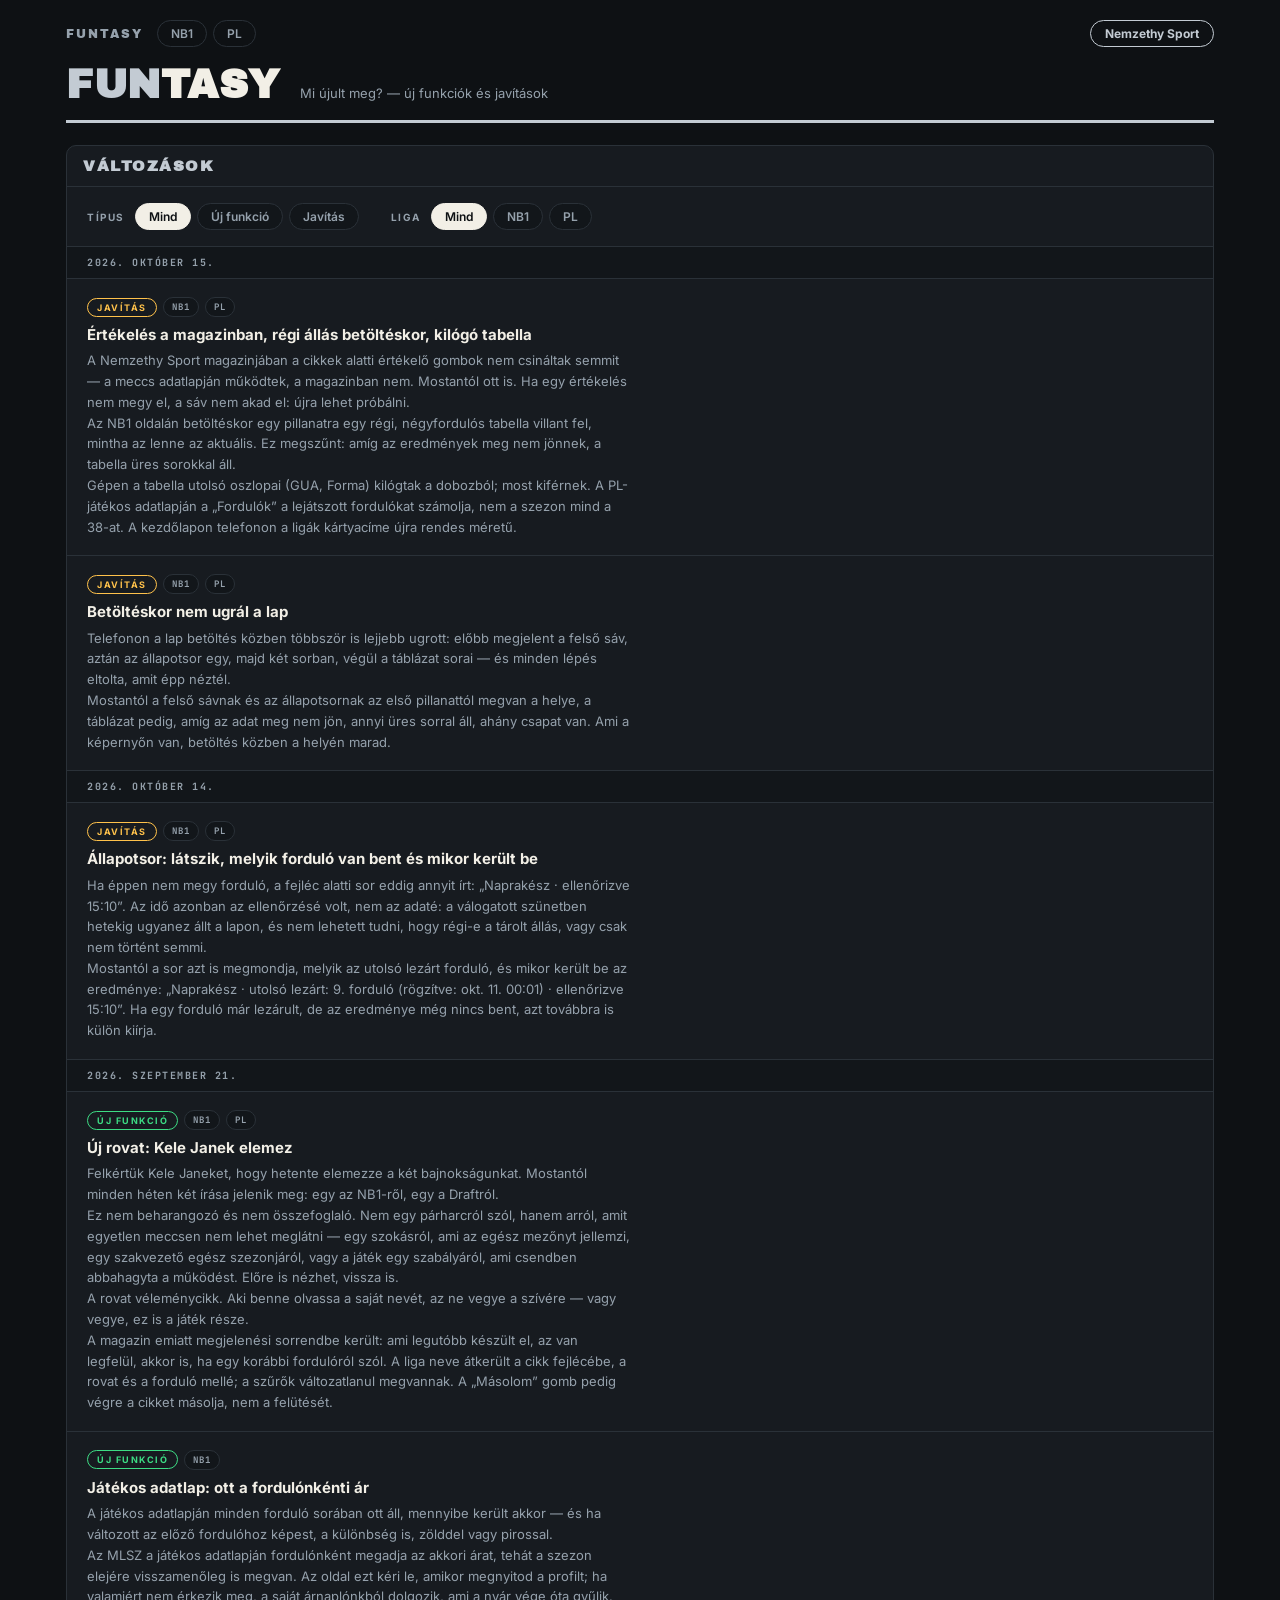
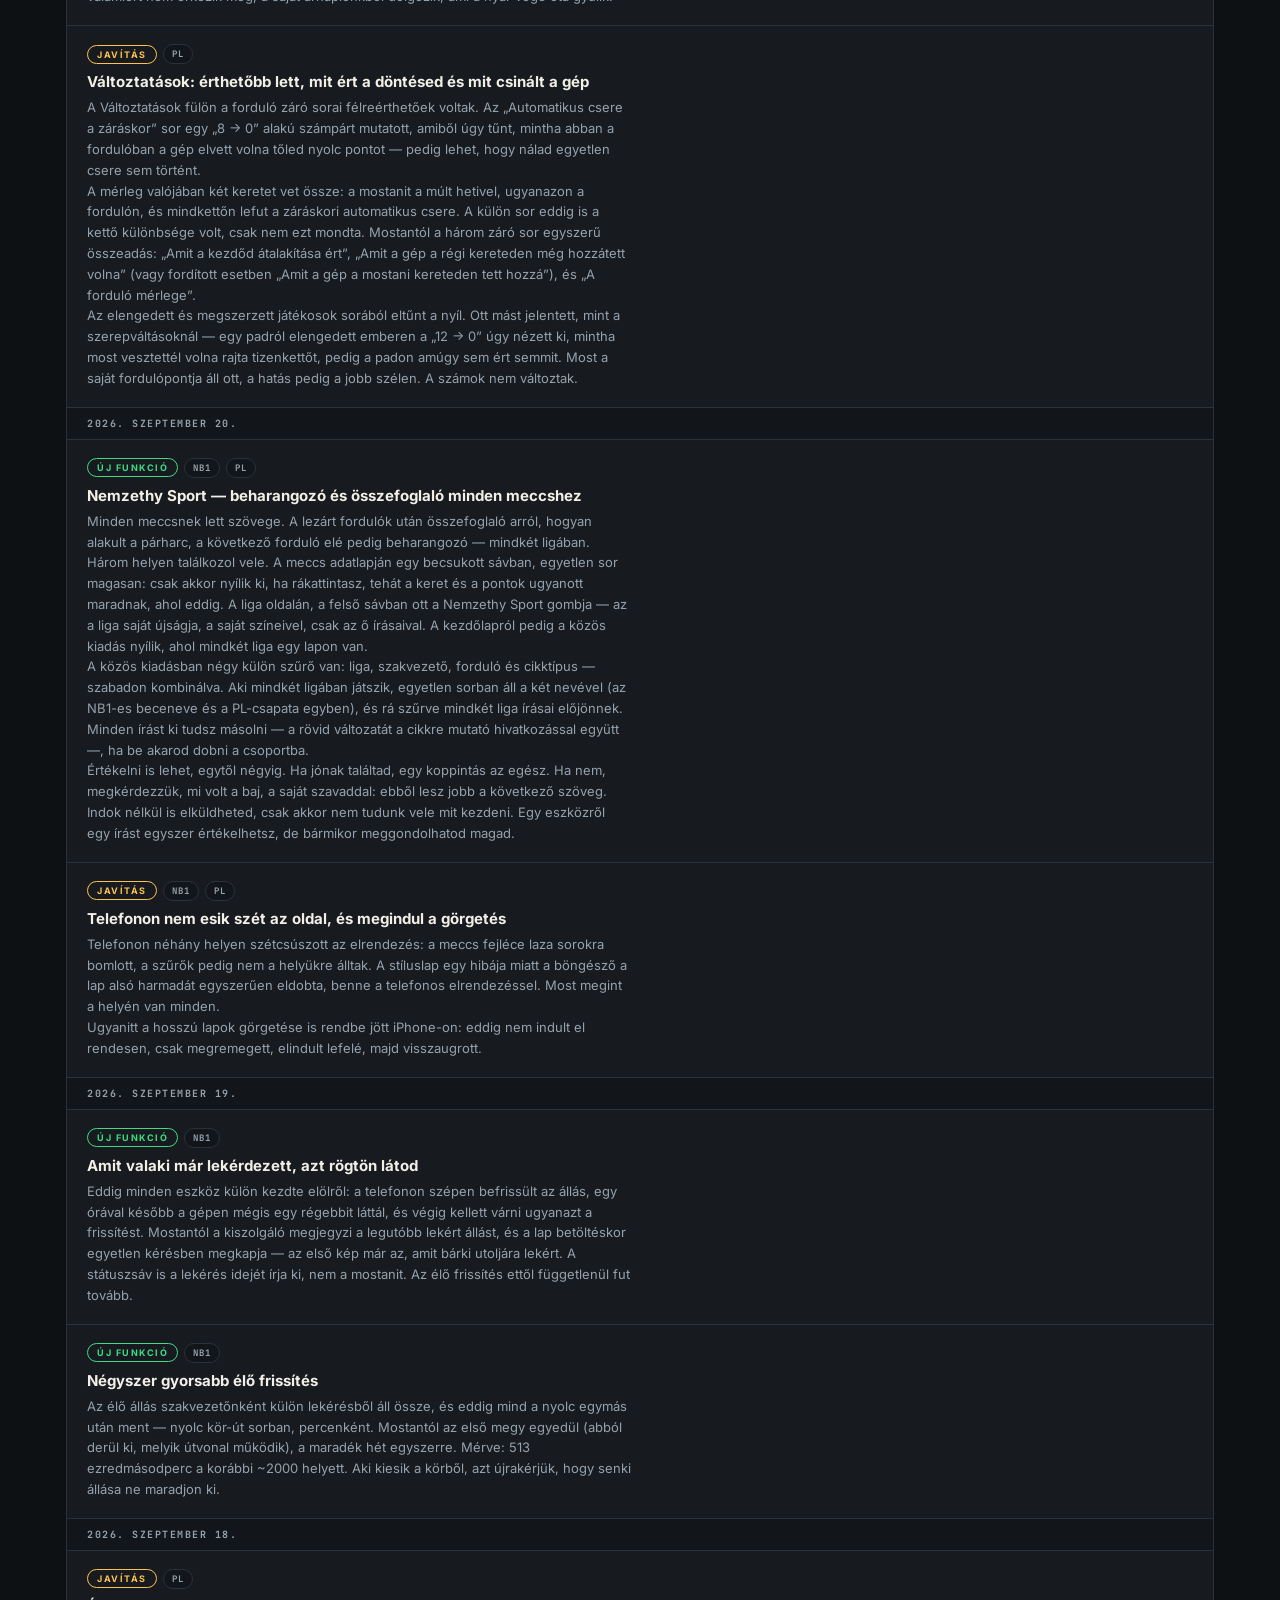
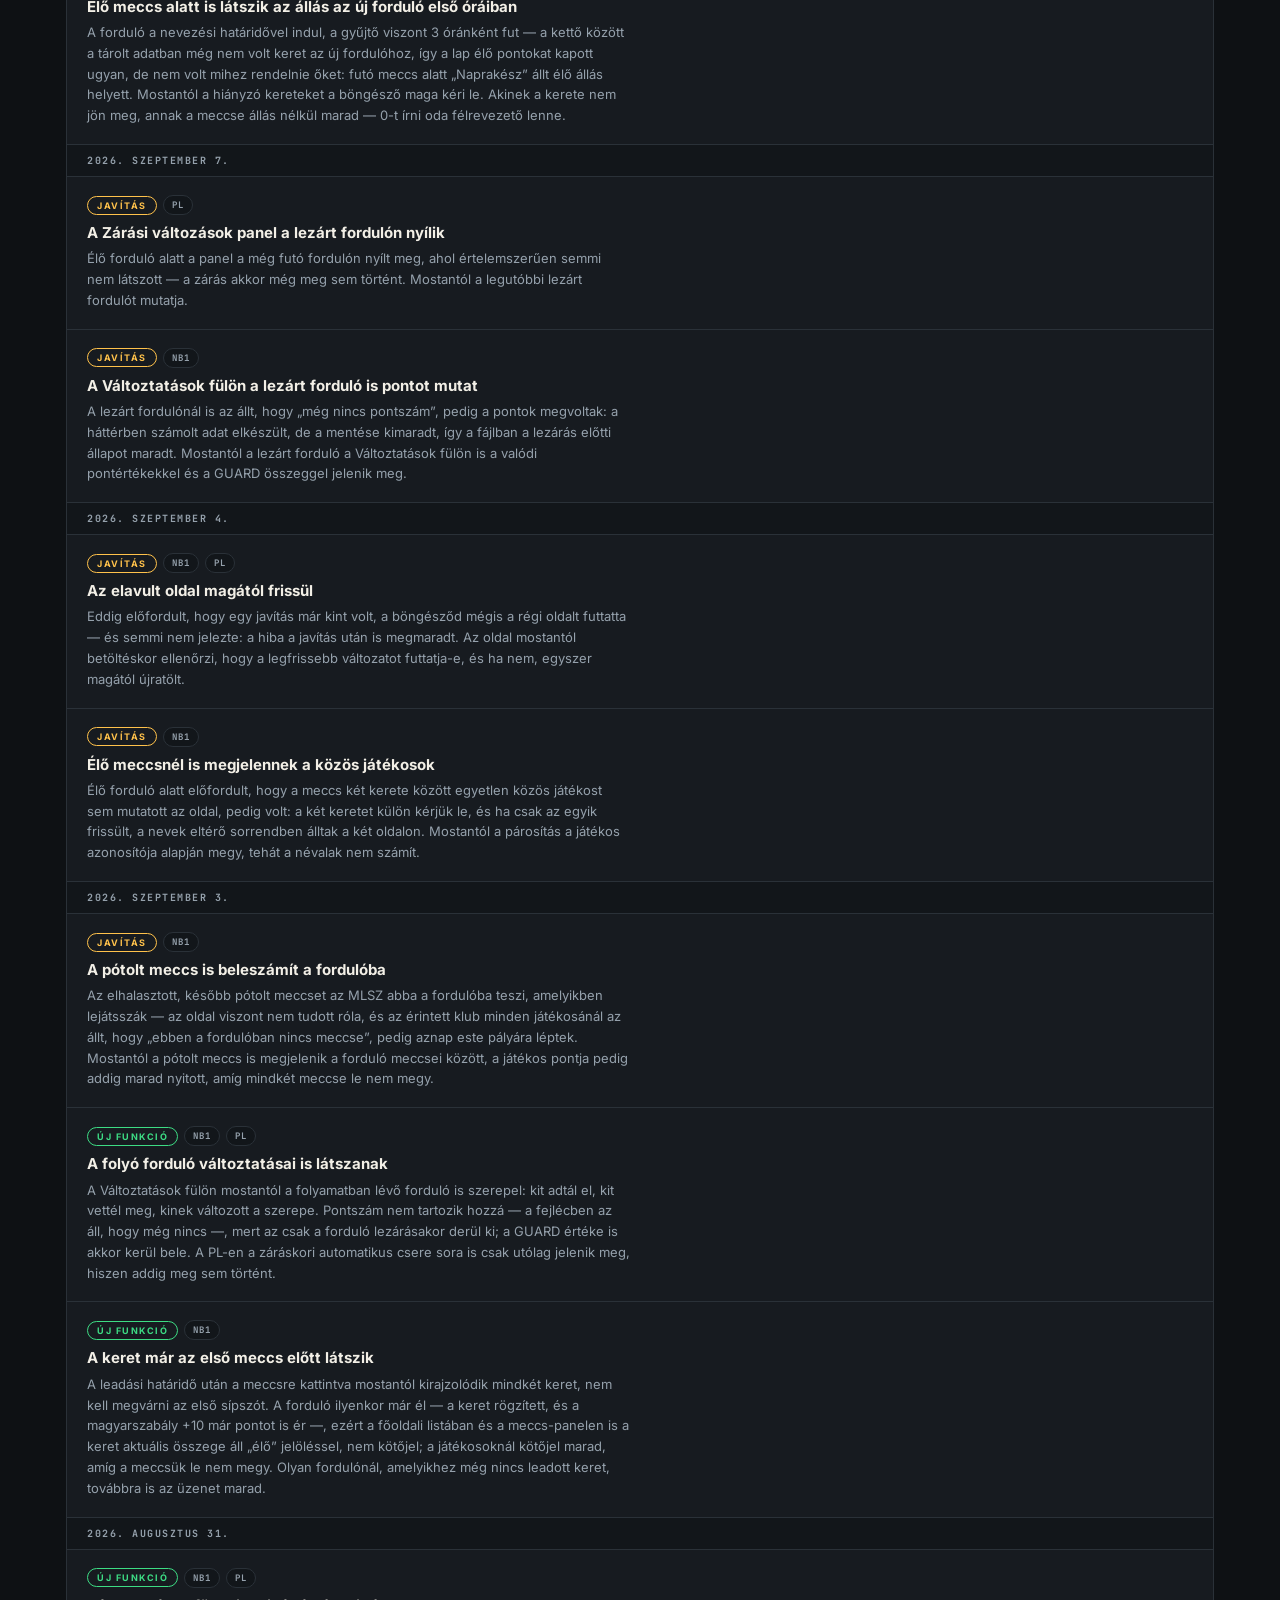
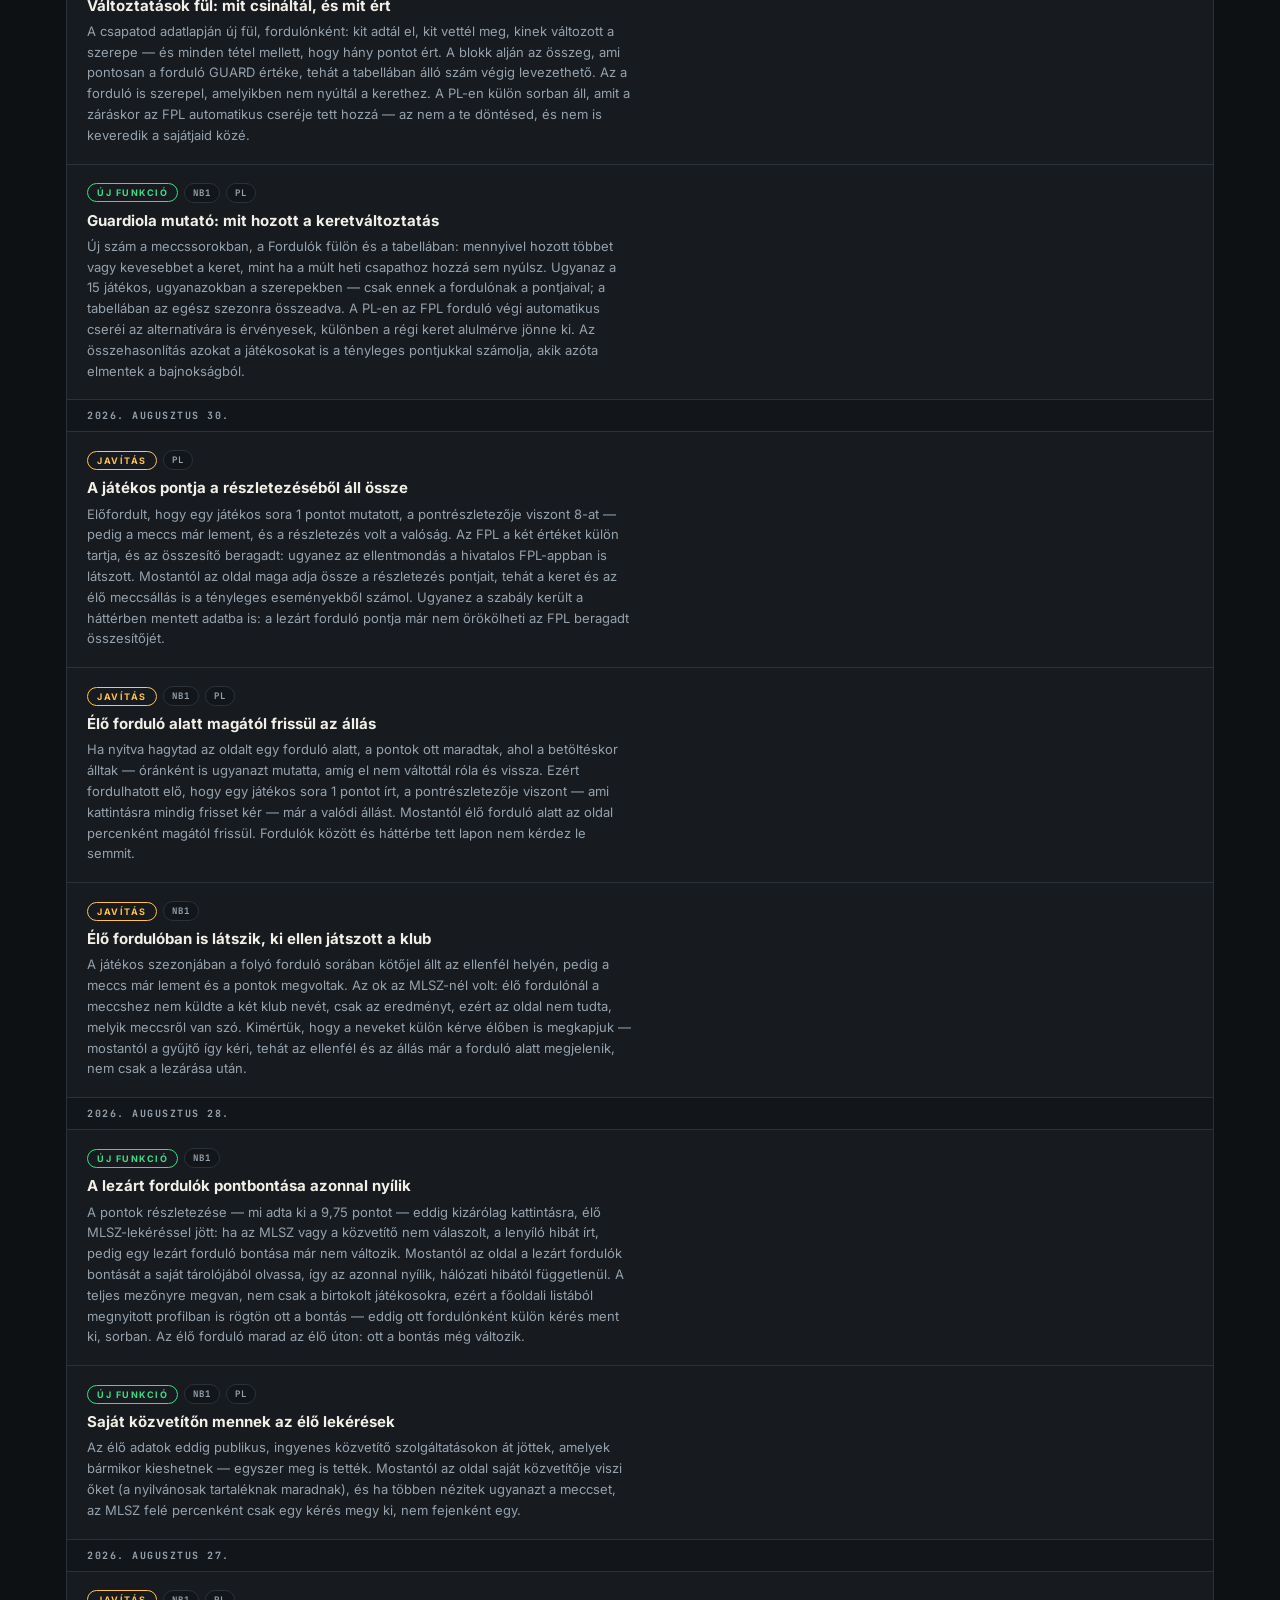
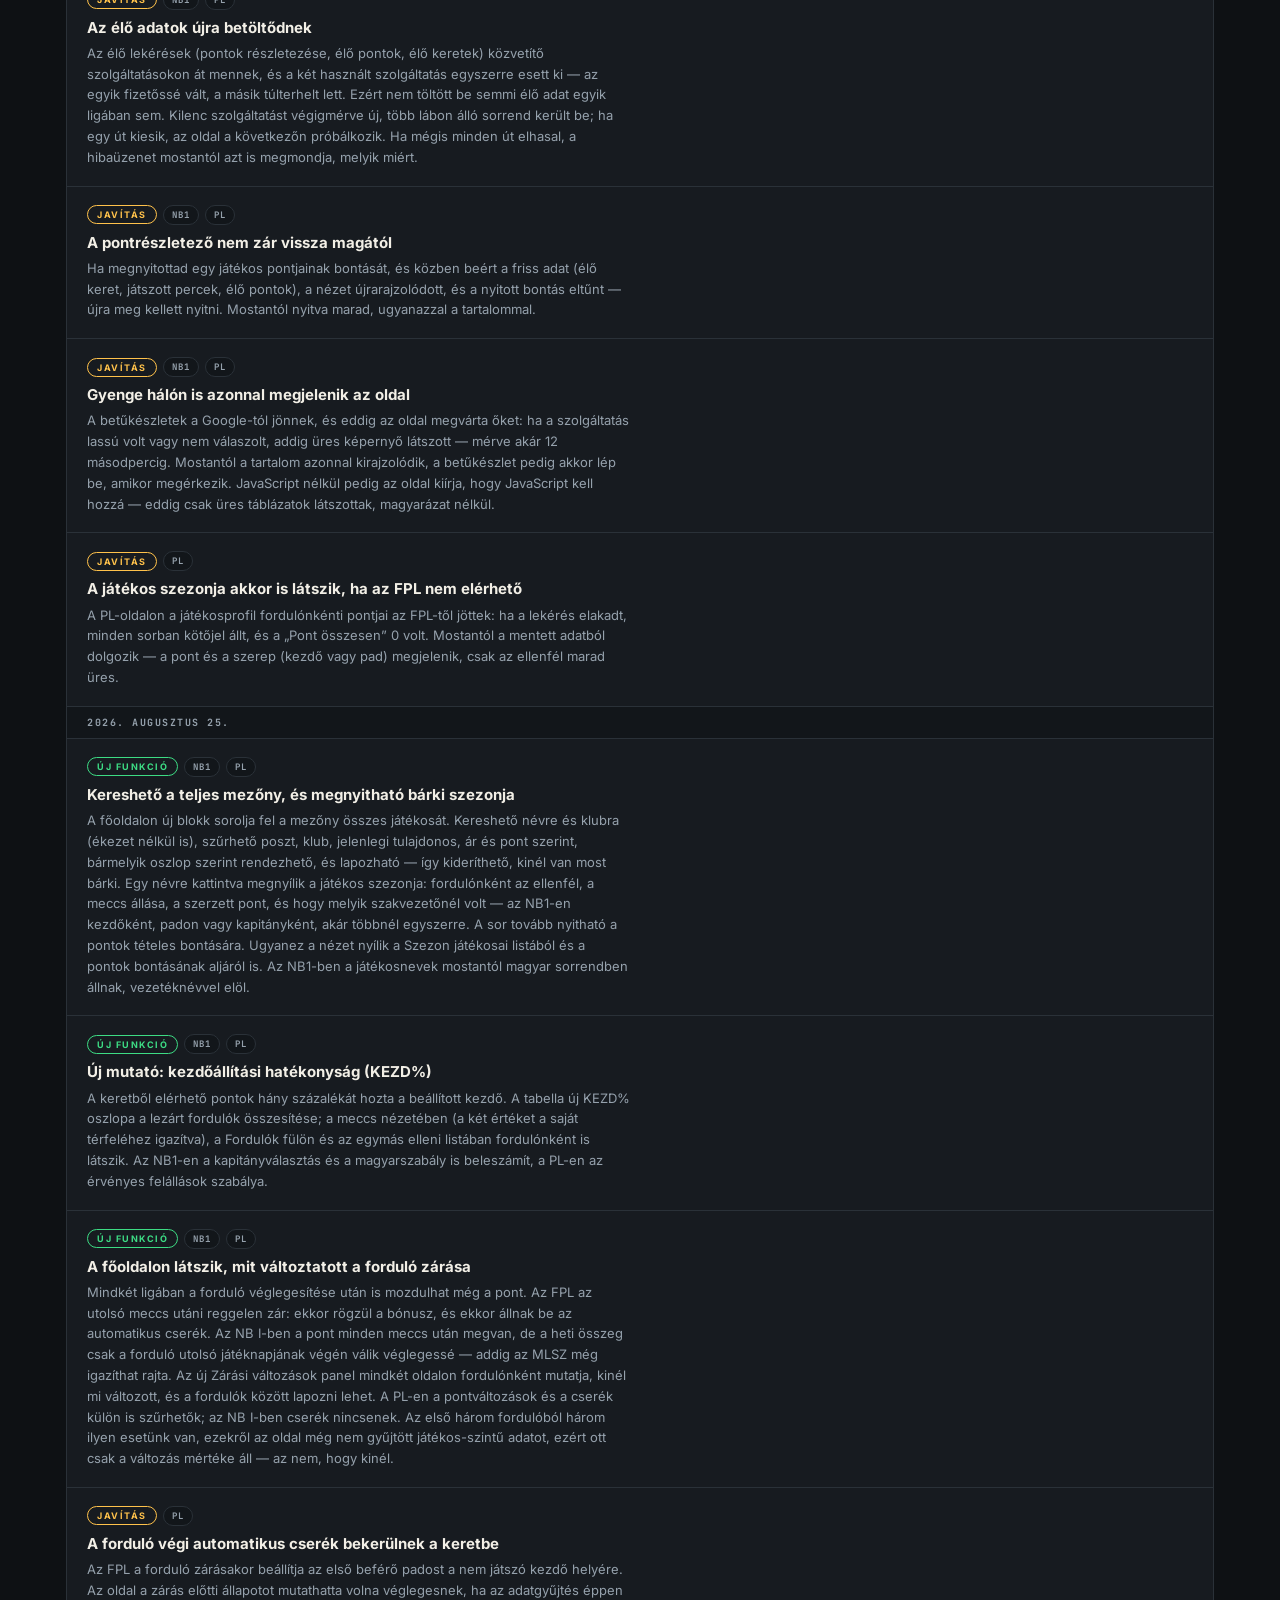
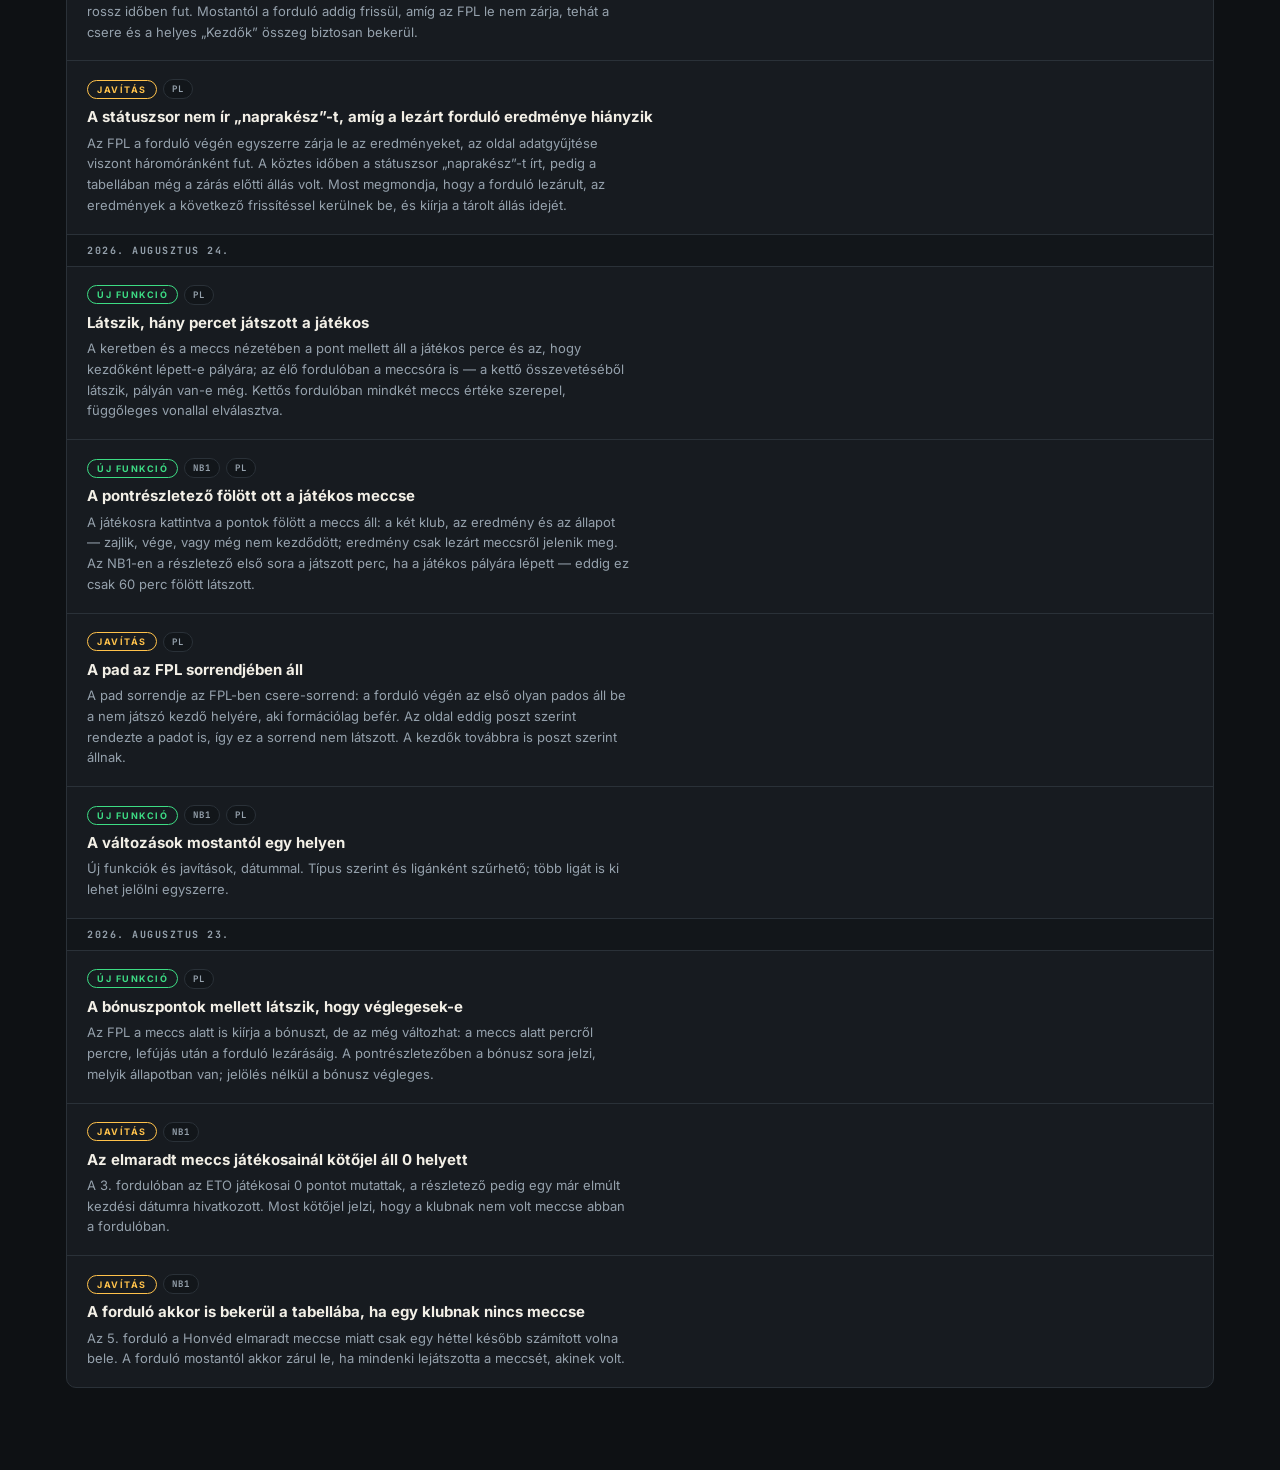
<file: valtozasok/index.html>
<!DOCTYPE html>
<html lang="hu">
<head>
<meta charset="UTF-8">
<meta name="viewport" content="width=device-width, initial-scale=1.0">
<title>FunTasy — mi újult meg?</title>
<link rel="preconnect" href="https://fonts.googleapis.com">
<link rel="preconnect" href="https://fonts.gstatic.com" crossorigin>
<!-- The font stylesheet is NOT loaded as render-blocking. A plain <link rel=stylesheet>
     holds back the page until Google answers: measured DOMContentLoaded at
     12.6 SECONDS instead of 57 ms when fonts.googleapis.com is unreachable - until
     then there is NOTHING on the page. The media="print" + onload trick makes it
     asynchronous: the content shows at once in the fallback font (with `display=swap`
     that would be the first paint anyway), and the web font steps in when it arrives. -->
<link rel="stylesheet" media="print" onload="this.media='all';this.onload=null"
      href="https://fonts.googleapis.com/css2?family=Archivo+Black&family=Inter:wght@400;600;700&family=JetBrains+Mono:wght@500;700&display=swap">
<noscript><link rel="stylesheet"
      href="https://fonts.googleapis.com/css2?family=Archivo+Black&family=Inter:wght@400;600;700&family=JetBrains+Mono:wght@500;700&display=swap"></noscript>
<link rel="stylesheet" href="../funtasy.css?v=121">
</head>
<body class="kezdolap">
<div class="wrap">
<noscript><div class="note nojs">Ehhez az oldalhoz <b>JavaScript</b> kell: a táblázatokat a
  böngésző tölti fel a mentett adatokból. JavaScript nélkül csak az üres keret látszik.</div></noscript>
<div class="liganav" id="liganav"></div>
<header>
  <h1><span class="fun">FUN</span>TASY</h1>
  <div class="sub">Mi újult meg? — új funkciók és javítások</div>
</header>

<div class="panel">
  <h2>Változások</h2>
  <div class="vlt-szurok">
    <div class="vlt-szurocsoport">
      <span class="vlt-szurocim">Típus</span>
      <div class="vlt-szurosor" id="tipusSzuro"></div>
    </div>
    <div class="vlt-szurocsoport">
      <span class="vlt-szurocim">Liga</span>
      <div class="vlt-szurosor" id="ligaSzuro"></div>
    </div>
  </div>
  <div id="lista"><div class="vlt-ures">Betöltés…</div></div>
</div>
</div>

<script src="../funtasy.js?v=121"></script>
<script>
// ======= CHANGELOG =======
// A log for users, not a technical one: only what the user sees or notices
// goes in. There are two types (new feature / fix), and the leagues work
// AS TAGS: an entry can belong to several leagues, and shows when filtering
// on any of them. That matters because not everyone plays in every league.
//
// The data is in ../valtozasok.json, written by hand. One topic on one day
// gets ONE entry: if a solution took several attempts, only the final state
// goes in - the user does not care about the attempts in between.
FunTasy.renderNav(null, '../');   // league switcher bar; no footer here, because it
FunTasy.reloadIfStale();   // stale page -> reload once
                                  // would point to itself

const TYPES = [
  { id: 'funkcio', name: 'Új funkció' },
  { id: 'bugfix',  name: 'Javítás' },
];
const typeName = t => (TYPES.find(x => x.id === t) || {}).name || t;

let ENTRIES = [];
let typeFilter = null;      // null = all (the two types exclude each other)
// The leagues can be switched SEPARATELY: someone who plays in several
// leagues can select several. An empty set = all. Between the selected
// ones it is OR: an entry shows when it touches any selected league.
const leagueFilter = new Set();

const MONTHS = ['január','február','március','április','május','június',
               'július','augusztus','szeptember','október','november','december'];
// The date is read from the text, not from a Date: the UTC midnight could
// slip into the previous day in the browser's time zone.
function formatDate(s){
  const m = /^(\d{4})-(\d{2})-(\d{2})$/.exec(s || '');
  if (!m) return s || '';
  return `${+m[1]}. ${MONTHS[+m[2] - 1]} ${+m[3]}.`;
}

// One filter row. The buttons are built from the CURRENT state, so they
// have to be redrawn after a choice - drawFilters does that, in one place.
// isActive(id) says whether a button is highlighted; the "Mind" button's id is null.
function chipRow(elId, items, isActive, select){
  const box = document.getElementById(elId);
  const chip = (id, name) =>
    `<button class="vlt-chip${isActive(id) ? ' on' : ''}" data-ert="${FunTasy.esc(id == null ? '' : id)}"`
    + ` aria-pressed="${isActive(id)}">` + FunTasy.esc(name) + '</button>';
  box.innerHTML = chip(null, 'Mind') + items.map(x => chip(x.id, x.name)).join('');
  box.querySelectorAll('.vlt-chip').forEach(b => b.addEventListener('click', () => {
    select(b.dataset.ert || null);
    drawFilters();
    draw();
  }));
}
function drawFilters(){
  // type: the two exclude each other, so only one can be active at a time
  chipRow('tipusSzuro', TYPES, id => typeFilter === id, v => { typeFilter = v; });
  // league: can be switched SEPARATELY, several at once. "Mind" (all) is not
  // a choice beside the others, but clearing the selection.
  chipRow('ligaSzuro', FunTasy.LEAGUES.map(l => ({ id: l.id, name: l.name })),
          id => (id === null ? leagueFilter.size === 0 : leagueFilter.has(id)),
          v => {
            if (v === null) leagueFilter.clear();
            else if (leagueFilter.has(v)) leagueFilter.delete(v);
            else leagueFilter.add(v);
          });
}

function filtered(){
  return ENTRIES.filter(b =>
    (!typeFilter || b.tipus === typeFilter) &&
    // The league is a TAG, and several can be selected: it is enough if the
    // entry touches ANY selected league. An empty selection = all.
    (leagueFilter.size === 0 || (b.ligak || []).some(x => leagueFilter.has(x))));
}

// Paragraphs separated by an empty line. An entry is about ONE feature, but
// a feature can have several parts - in a single block of text they would
// get lost.
const paragraphs = t => String(t || '').split(/\n\s*\n/)
  .map(x => x.trim()).filter(Boolean)
  .map(x => `<p>${FunTasy.esc(x)}</p>`).join('');

function entryHTML(b){
  const tags = (b.ligak || []).map(id => {
    const l = FunTasy.leagueById(id);
    return `<span class="vlt-liga" data-liga="${FunTasy.esc(id)}">${FunTasy.esc(l ? l.name : id)}</span>`;
  }).join('');
  return `<div class="vlt-tetel" data-tipus="${FunTasy.esc(b.tipus)}">
    <div class="vlt-fejsor">
      <span class="vlt-tipus t-${FunTasy.esc(b.tipus)}">${FunTasy.esc(typeName(b.tipus))}</span>
      ${tags}
    </div>
    <h3>${FunTasy.esc(b.cim)}</h3>
    ${paragraphs(b.leiras)}
  </div>`;
}

function draw(){
  const items = filtered();
  const el = document.getElementById('lista');
  if (!items.length){
    el.innerHTML = '<div class="vlt-ures">Ehhez a szűréshez nincs bejegyzés.</div>';
    return;
  }
  // grouped by date, newest first
  const days = [];
  items.forEach(b => {
    const last = days[days.length - 1];
    if (last && last.date === b.datum) last.items.push(b);
    else days.push({ date: b.datum, items: [b] });
  });
  el.innerHTML = days.map(n =>
    `<div class="vlt-nap"><div class="vlt-datum">${FunTasy.esc(formatDate(n.date))}</div>`
    + n.items.map(entryHTML).join('') + '</div>').join('');
}

(async () => {
  try {
    const r = await fetch('../valtozasok.json?t=' + Date.now(), { cache: 'no-store' });
    const j = await r.json();
    ENTRIES = (j.bejegyzesek || []).slice()
      .sort((a, b) => (a.datum < b.datum ? 1 : a.datum > b.datum ? -1 : 0));
  } catch (e) {
    document.getElementById('lista').innerHTML =
      '<div class="vlt-ures">A változásnapló most nem elérhető.</div>';
    return;
  }
  drawFilters();
  draw();
})();
</script>
</body>
</html>
</file>
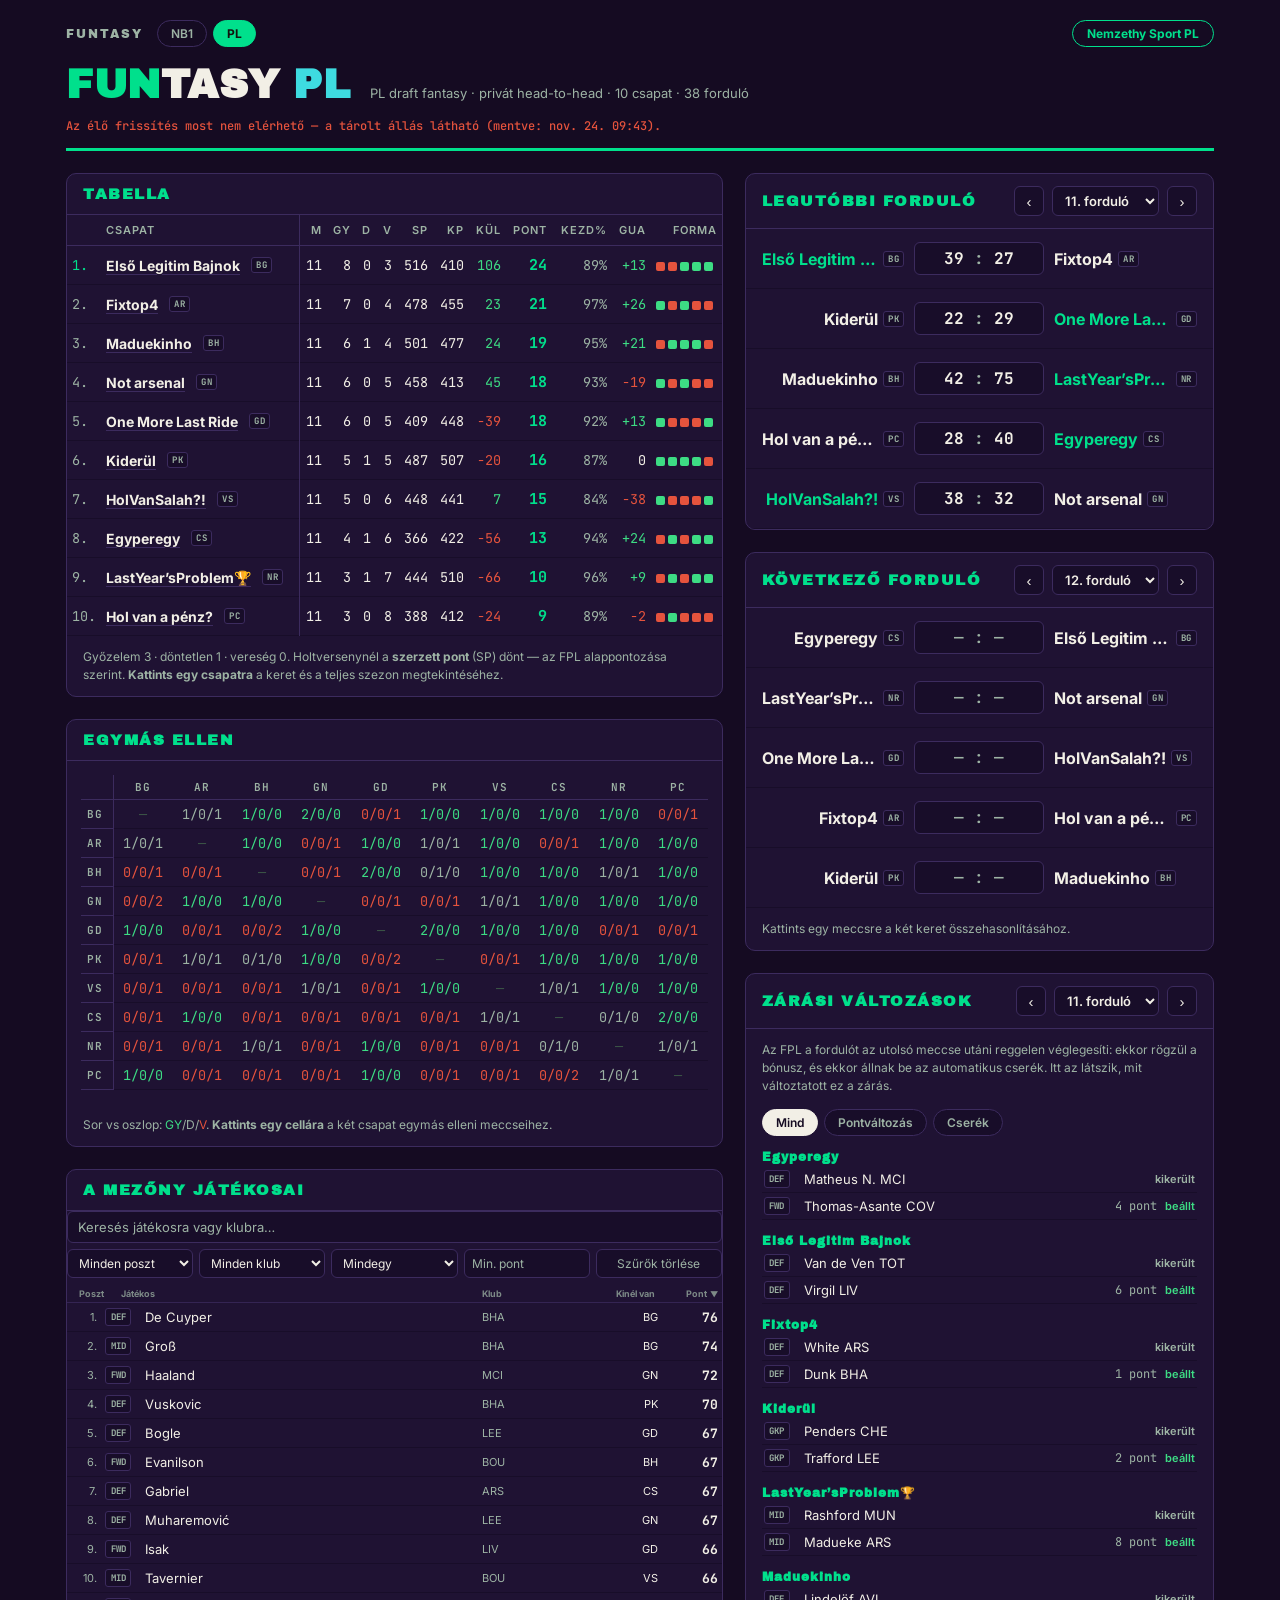
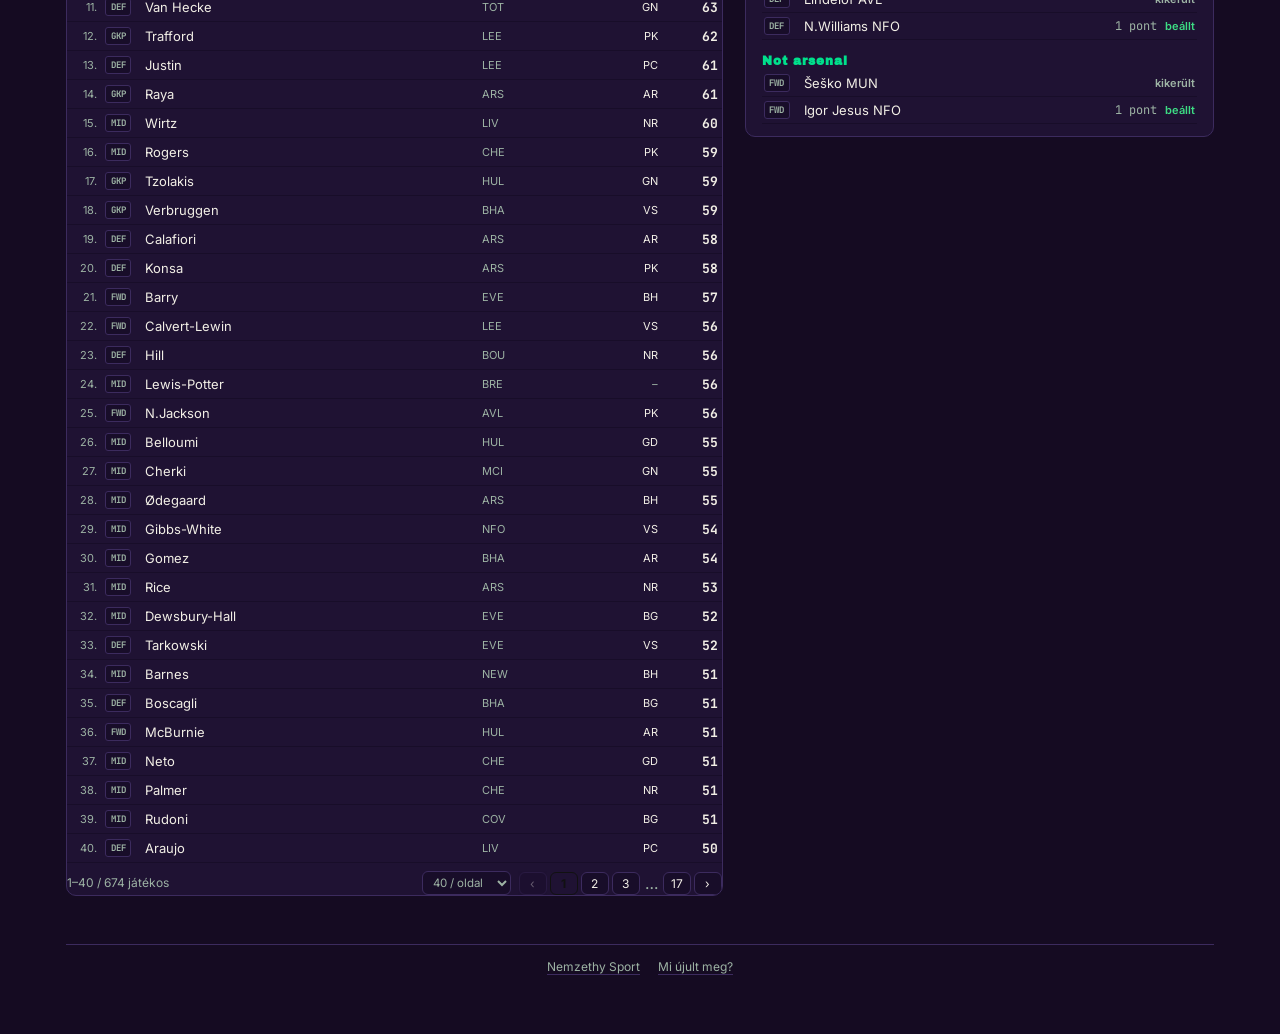
<file: draft.html>
<!DOCTYPE html>
<html lang="hu">
<head>
<meta charset="UTF-8">
<!-- A PL-oldal a /pl/ cimen el. Ez a fajl csak azert maradt,
     hogy a regi (draft.html) linkek ne haljanak el. Uj hivatkozast ne ide
     tegyunk. -->
<meta http-equiv="refresh" content="0; url=pl/">
<link rel="canonical" href="pl/">
<title>FunTasy PL — átirányítás</title>
</head>
<body>
<p>A FunTasy PL új címe: <a href="pl/">pl/</a></p>
<script>location.replace('pl/');</script>
</body>
</html>
</file>
<file: funtasy.css>
/* FunTasy Liga - the shared stylesheet.
   Used by every page of the site. It is a separate file so that the pages
   cannot drift apart from each other. There is no build step: it is a
   plain static file that the browser loads with a <link>. */
:root{--bg:#0B1F16;--panel:#12291D;--panel2:#0E2418;--line:#2E4A38;--ink:#F2EFE6;--dim:#9DB3A4;
--amber:#FFB020;--magenta:#E5378B;--win:#3DDC84;--lose:#E5533D;--draw:#9DB3A4;
--valtozo:#FFC24B;--ideiglenes:#FF8A3D;
/* Fonts in ONE place, with a fallback list. Two reasons:
   1. Google Fonts is an external service - when it is slow or unreachable,
      `display=swap` makes the page start in the fallback font. Without a
      fallback that is the browser default (typically a serif Times), so the
      numbers suddenly have a different width: the table jumps.
   2. Written out in 60+ places, the three families would mean editing 60
      places for one change. */
--fo:Inter,system-ui,-apple-system,"Segoe UI",Roboto,sans-serif;
--mono:"JetBrains Mono",ui-monospace,SFMono-Regular,Menlo,Consolas,monospace;
--cim:"Archivo Black",Impact,system-ui,sans-serif}
/* ===== League themes =====
   The default (the :root colours above) is the NB1 page. The PL page
   switches to the Premier League palette with the body.liga-pl class:
   purple base, PL green accent, cyan label. The variable names are
   historical (--amber is the main accent, --magenta the secondary one),
   their values differ per theme. */
body.liga-pl{--bg:#150B22;--panel:#1F1233;--panel2:#180D29;--line:#3C2B5E;
  --amber:#00E08C;--magenta:#3EDBE0}
/* The home page belongs to neither league, so it gets its own NEUTRAL
   palette (graphite base, silvery accent). Without it, it would use the
   default :root colours, that is, it would look like the NB1 page. This
   way the two league colours (green / purple) are the only colour on the
   page - exactly what one should look at. */
body.kezdolap{--bg:#0E1114;--panel:#171B20;--panel2:#12161A;--line:#2A3138;
  --ink:#F2EFE6;--dim:#95A1AC;--amber:#C3CBD3;--magenta:#8B98A5}
/* The NB1 page's title is tricolour: FUN red, TASY white (base colour),
   NB1 green. Only the title's three letter groups - red is deliberately
   not used for emphasis, so that it does not read as a call to action. */
body.liga-nb1 h1 .fun{color:#E0433D}
body.liga-nb1 h1 .tag{color:#43E27F}
*{box-sizing:border-box;margin:0;padding:0}
/* NO overflow-x:hidden. It would stop anything from sticking out sideways -
   but iOS Safari turns an element with horizontal clipping on html into
   its own scroll box, and momentum scrolling breaks: the page does not
   start, shudders, starts, then runs back. Worst on the longest page.
   What it would protect is guarded by a measurement instead
   (tests/no-horizontal-overflow.test.js): no page sticks out sideways even at 320
   pixels, not even with a match page open - so the clipping is not
   needed, only its harm would remain. */
html,body{max-width:100%}
img,table{max-width:100%}
body{background:var(--bg);color:var(--ink);font-family:var(--fo);min-height:100vh}
.wrap{max-width:1180px;margin:0 auto;padding:20px 16px 60px}
/* Without JS the page has only the empty skeleton (the browser fills in
   the tables from the saved data). It should not look broken: say so. It
   only shows inside <noscript>, so it does not bother a regular visitor. */
.nojs{margin:0 0 18px;border-left:3px solid var(--amber);padding-left:10px}
header{display:flex;flex-wrap:wrap;align-items:baseline;gap:12px 20px;border-bottom:3px solid var(--amber);padding-bottom:14px;margin-bottom:22px}
h1{font-family:var(--cim);font-size:clamp(26px,5vw,40px);letter-spacing:.5px}
h1 .fun{color:var(--amber)}h1 .tag{color:var(--magenta)}
.sub{color:var(--dim);font-size:13px}
/* The line height is fixed: on load it is first empty, then "Élő állás
   lekérése…", finally the final state - if each had a different height,
   the page would jump at every change. On a phone the final line breaks
   into two, so two lines of room are kept there. */
#status{font:500 12px/16px var(--mono);color:var(--dim);width:100%;min-height:16px}
tr.placeholder td{color:transparent}
tr.placeholder .nv{display:inline-block;width:9em;border-radius:3px;background:var(--line)}
tr.placeholder .mgr,tr.placeholder .dot{background:none;border-color:transparent}
#status.err{color:var(--lose)}#status.ok{color:var(--win)}
/* Not an error, but not up to date either: the round has closed, but the
   result is not in the stored data yet (no collector run since the close:
   they run at best hourly, every 3 hours at other times). */
#status.varakozik{color:var(--amber)}
.grid{display:grid;grid-template-columns:minmax(0,1.4fr) minmax(0,1fr);gap:22px}
.grid>*{min-width:0}
@media(max-width:900px){
  /* One column: the two wrapper divs drop out of the layout with
     `display:contents`, so the panels become DIRECT flex items and `order`
     applies to them. Without it the whole left column would come before the
     right one, and the player list would land in the middle of the page. */
  .grid{display:flex;flex-direction:column}
  .grid>div{display:contents}
  #jlPanel{order:9}
}
.panel{min-width:0;background:var(--panel);border:1px solid var(--line);border-radius:10px;overflow:hidden;margin-bottom:22px}
.panel h2{min-width:0;flex-wrap:wrap;font-family:var(--cim);font-size:15px;letter-spacing:1.5px;text-transform:uppercase;color:var(--amber);
padding:12px 16px;border-bottom:1px solid var(--line);display:flex;align-items:center;gap:10px}
table{width:100%;border-collapse:collapse;font-size:14px}
th{font:600 11px var(--fo);letter-spacing:1px;text-transform:uppercase;color:var(--dim);text-align:right;padding:8px 10px;border-bottom:1px solid var(--line)}
th:first-child,th:nth-child(2){text-align:left}
td{padding:9px 10px;border-bottom:1px solid var(--panel2);text-align:right;font-family:var(--mono);font-size:13.5px}
td.name{font-family:var(--fo);font-weight:700;text-align:left;font-size:14px}
/* The flex is needed to protect the monogram (otherwise the ellipsis at
   the end of the line cuts exactly that) - BUT in a flex container the
   space between the text and the span is lost, so gap provides the
   distance. Without it "WhiteARS" stood instead of "White ARS".

   THE FLEX IS INSIDE THE CELL, NOT ON THE CELL. With `td.name` itself as
   the flex container, the cell drops out of the table layout (the browser
   wraps it in an anonymous table cell), and ON IPHONE STICKY POSITIONING
   DID NOT WORK on it: when scrolling sideways the MANAGER header stayed
   put (it has no flex), but the names slid under the numbers. Chromium
   did not show it - there sticky works on a flex cell too. */
td.name .nevsor{display:flex;align-items:center;min-width:0;gap:6px}
/* the position chip's own margin would double up with the gap */
td.name .ppos{margin-right:0}
td.rank{text-align:left;color:var(--dim);width:30px}
tr.leader td.rank{color:var(--amber)}
td.pont{color:var(--amber);font-weight:700;font-size:15px}
.pos{color:var(--win)}.neg{color:var(--lose)}
/* A row of the points breakdown can carry a state flag. One user today:
   the PL bonus row. The FPL computes the bonus during the match too from
   the BPS table (so it can change minute by minute), it is fixed at the
   final whistle, and only becomes official later, after the review. The
   THIRD state - a bonus already official - is deliberately UNMARKED: for
   most of the season every bonus is final, so the marking is rare, and
   therefore noticeable.
   The two colours do not depend on the theme (--amber means something
   different per league), and never stand alone: a short explanatory text
   always goes next to the row's name too. */
.acctable td.b-valtozik,.acctable .sormegj.b-valtozik{color:var(--valtozo)}
.acctable td.b-ideiglenes,.acctable .sormegj.b-ideiglenes{color:var(--ideiglenes)}
.acctable .sormegj{font-size:11px;font-weight:500}
/* ===== Footer (on all three pages + the changelog) ===== */
.lablec{margin-top:26px;padding-top:14px;border-top:1px solid var(--line);
  font-size:12px;color:var(--dim);text-align:center}
.lablec a{color:var(--dim);text-decoration:none;border-bottom:1px solid var(--line)}
.lablec a:hover{color:var(--ink);border-bottom-color:var(--dim)}
.lablec a + a{margin-left:18px}

/* ===== Changelog =====
   A user-facing log with two filter rows: type and league. The league is a
   TAG, so an entry can belong to several, and shows when filtering on any
   of them.
   .panel has no inner padding of its own (its children provide it), so
   every bar takes care of it here - otherwise the text touches the frame. */
.vlt-szurok{display:flex;flex-wrap:wrap;gap:14px 32px;padding:16px 20px;
  border-bottom:1px solid var(--line)}
.vlt-szurocsoport{display:flex;align-items:center;gap:10px}
/* Both filter rows start with their own "Mind" (all) button; without a
   label it would not be clear which belongs to what. */
.vlt-szurocim{font:700 10px var(--fo);letter-spacing:1.5px;text-transform:uppercase;
  color:var(--dim);white-space:nowrap}
.vlt-szurosor{display:flex;flex-wrap:wrap;gap:6px}
.vlt-chip{background:var(--panel2);border:1px solid var(--line);color:var(--dim);
  padding:5px 13px;border-radius:999px;cursor:pointer;font:600 12px var(--fo)}
.vlt-chip:hover{color:var(--ink);border-color:var(--dim)}
.vlt-chip.on{background:var(--ink);border-color:var(--ink);color:var(--bg)}
/* The leagues can be switched separately (several at once), the type is
   a single choice. The tick makes visible that several can be selected
   here; the "Mind" button (the first) gets no tick, because it clears the
   selection. */
#ligaSzuro .vlt-chip.on:not(:first-child)::before{content:'✓ ';font-weight:700}
.vlt-ures{color:var(--dim);font-size:13px;padding:22px 20px;line-height:1.5}
.vlt-datum{font:700 10px var(--mono);letter-spacing:1.5px;text-transform:uppercase;
  color:var(--dim);background:var(--panel2);padding:9px 20px;
  border-bottom:1px solid var(--line)}
.vlt-tetel{padding:18px 20px;border-bottom:1px solid var(--line)}
.vlt-nap:last-child .vlt-tetel:last-child{border-bottom:0}
.vlt-fejsor{display:flex;flex-wrap:wrap;gap:6px;align-items:center;margin-bottom:8px}
.vlt-tipus{font:700 9px var(--fo);letter-spacing:1.5px;text-transform:uppercase;
  padding:3px 9px;border-radius:999px;border:1px solid currentColor}
.vlt-tipus.t-funkcio{color:var(--win)}
.vlt-tipus.t-bugfix{color:var(--valtozo)}
.vlt-liga{font:700 9px var(--mono);letter-spacing:1px;text-transform:uppercase;
  color:var(--dim);background:var(--panel2);border:1px solid var(--line);
  padding:3px 8px;border-radius:999px}
.vlt-tetel h3{font:700 15px var(--fo);margin:0 0 5px;line-height:1.35}
.vlt-tetel p{font-size:13px;color:var(--dim);line-height:1.6;margin:0;max-width:68ch}
/* The home page row to the changelog. Deliberately NOT a league card: the
   leagues are the main thing on the page, this is only an extra - as a
   card of the same size it would draw the attention away. */
.ujdonsagsor{display:flex;align-items:baseline;gap:12px;margin-top:14px;
  padding:12px 16px;background:var(--panel);border:1px solid var(--line);
  border-radius:10px;text-decoration:none;color:var(--dim)}
.ujdonsagsor:hover{border-color:var(--dim)}
.ujdonsagsor:hover .cim{color:var(--ink)}
.ujdonsagsor .cim{font:700 14px var(--fo);color:var(--ink)}
.ujdonsagsor .leiras{font-size:12.5px;flex:1}
.ujdonsagsor .tovabb{font:700 14px var(--fo)}
@media(max-width:520px){
  .vlt-szurok{gap:12px 0;flex-direction:column;padding:14px 14px}
  .vlt-szurocsoport{align-items:flex-start;flex-direction:column;gap:6px}
  .vlt-datum{padding:8px 14px}
  .vlt-tetel{padding:15px 14px}
  .vlt-tetel p{font-size:12.5px}
  .ujdonsagsor{flex-direction:column;gap:4px}
  .ujdonsagsor .tovabb{display:none}
}
.clickable{cursor:pointer;text-decoration:underline;text-decoration-color:var(--line);text-underline-offset:3px}
.clickable:hover{color:var(--amber)}
.form{display:inline-flex;gap:3px;vertical-align:middle}
.dot{width:9px;height:9px;border-radius:2px;display:inline-block}
.dot.GY{background:var(--win)}.dot.V{background:var(--lose)}.dot.D{background:var(--draw)}
.roundnav{display:flex;align-items:center;gap:8px;margin-left:auto}
.roundnav button{background:var(--panel2);border:1px solid var(--line);color:var(--ink);width:30px;height:30px;border-radius:6px;cursor:pointer;font-size:15px}
.roundnav select{background:var(--panel2);border:1px solid var(--line);color:var(--ink);padding:5px 8px;border-radius:6px;font:600 13px var(--fo)}
.match{display:grid;grid-template-columns:1fr auto 1fr;align-items:center;gap:10px;padding:13px 16px;border-bottom:1px solid var(--panel2);cursor:pointer}
.match:hover{background:var(--panel2)}
/* The name+monogram pair: the NAME shortens (.nv), the monogram never -
   in a narrow space it is exactly what identifies the team. Hence flex,
   not text-align. */
.match .h,.match .v{display:flex;align-items:center;gap:0;font-weight:700;min-width:0}
.match .h{justify-content:flex-end}
.match .v{justify-content:flex-start}
.nv{min-width:0;overflow:hidden;text-overflow:ellipsis;white-space:nowrap}
.mgr{flex:none}
.match .winner{color:var(--amber)}
.score{font-family:var(--mono);font-weight:700;font-size:16px;background:var(--panel2);border:1px solid var(--line);border-radius:6px;padding:5px 10px;white-space:nowrap;min-width:130px;text-align:center}
.score .na{color:var(--dim);font-weight:500}
.matrix{padding:14px;overflow-x:auto;-webkit-overflow-scrolling:touch}
.tablewrap{overflow-x:auto;-webkit-overflow-scrolling:touch;max-width:100%}
/* The standings have thirteen columns: with the default 10px side padding
   the table is wider than its panel on a desktop, and the last columns sat
   behind a sideways scroll. Narrower padding lets it fit; a phone still
   scrolls, as before. */
@media(min-width:641px){#table th,#table td{padding-left:5px;padding-right:5px}}
.tablewrap table{min-width:100%}
/* STICKY CELLS NEED `separate`. WebKit (so EVERY browser on iPhone, Chrome
   too) does not reliably stick table cells with
   `border-collapse:collapse`. Measured: `separate` + `border-spacing:0`
   changes nothing in the drawing (table 310x652 px, row height 35 px in
   both modes) - the borders come from the td/th's own border-bottom, there
   is no top border, so there is nothing to double. */
.tablewrap table,.matrix table{border-collapse:separate;border-spacing:0}
/* When scrolling sideways the RANK and the NAME stay - the other columns
   slide under them. The two sticky columns cannot both sit at `left:0`:
   the rank (higher z-index) would lie over the name, and the start of the
   name would vanish under it. So the rank gets a FIXED width, and the name
   is offset by exactly that much.
   The line on the right shows where the fixed part ends. */
.tablewrap td.rank,.tablewrap th:first-child{position:sticky;left:0;background:var(--panel);z-index:2;width:34px;min-width:34px;max-width:34px;box-sizing:border-box}
.tablewrap td.name,.tablewrap th:nth-child(2){position:sticky;left:34px;background:var(--panel);z-index:1;box-shadow:1px 0 0 var(--line)}
.matrix table{font-size:11px}
/* The same scrolling in the HEAD-TO-HEAD table: the name at the row start stays. */
.matrix tr>th:first-child{position:sticky;left:0;background:var(--panel);z-index:1;box-shadow:1px 0 0 var(--line)}
.matrix td,.matrix th{padding:5px 6px;text-align:center;font-family:var(--mono)}
.matrix td.w{color:var(--win)}.matrix td.l{color:var(--lose)}.matrix td.d{color:var(--draw)}.matrix td.x{color:#3a5245}
.matrix td.mx{cursor:pointer}
.matrix td.mx:hover{background:var(--panel2);outline:1px solid var(--line)}
.note{color:var(--dim);font-size:12px;padding:12px 16px;line-height:1.5}

/* ===== League switcher bar (at the top of every league page) and the home page =====
   The bar's content is built from the LEAGUES list of funtasy.js, so
   adding a league needs nothing here. The active tab gets the given
   league's own accent colour (--amber differs per theme). */
/* ONE LINE, always. With flex-wrap:wrap the magazine button fell onto a
   third line of its own on a narrow screen - not by design, but because it
   did not fit. The bar of league tabs may shrink and scroll, the button
   may not. */
/* The bar's content is written by JS: its space is already reserved in the
   first paint, otherwise the whole page would jump down when it appears. */
.liganav{display:flex;align-items:center;gap:14px;margin-bottom:16px;flex-wrap:nowrap;min-height:26px}
.liganav .markanev{font-family:var(--cim);font-size:12px;letter-spacing:2px;
  color:var(--dim);text-decoration:none;text-transform:uppercase}
.liganav .markanev:hover{color:var(--ink)}
.liganav .ligak{display:flex;gap:6px;overflow-x:auto;min-width:0;flex:0 1 auto;
  scrollbar-width:none}
.liganav .ligak::-webkit-scrollbar{display:none}
.ligalink{padding:5px 13px;border:1px solid var(--line);border-radius:999px;color:var(--dim);
  text-decoration:none;font:600 12px var(--fo);white-space:nowrap;transition:color .12s,border-color .12s}
.ligalink:hover{color:var(--ink);border-color:var(--dim)}
.ligalink.on{background:var(--amber);border-color:var(--amber);color:#12140F;font-weight:700}
/* The magazine at the right edge of the top bar: not a league tab but its
   own entry point, so a different shape - outlined instead of filled, in
   the league's accent colour. */
.ujsaglink{margin-left:auto;flex:none;padding:5px 14px;border:1px solid var(--amber);
  border-radius:999px;color:var(--amber);text-decoration:none;font:700 12px var(--fo);
  white-space:nowrap;transition:background .12s,color .12s}
.ujsaglink:hover{background:var(--amber);color:#12140F}
.ujsaglink.on{background:var(--amber);color:#12140F}
/* On a narrow screen the league name drops off the button (you are on
   that league's page anyway), and the brand name shrinks too - so the bar
   stays one line even at 320 pixels. */
@media(max-width:430px){
  .liganav{gap:9px}
  .ujsaglink{padding:5px 11px;font-size:11.5px}
  .ujsagliga{display:none}
  .liganav .markanev{font-size:11px;letter-spacing:1px}
  .ligalink{padding:5px 10px;font-size:11.5px}
}

/* Home page: league picker cards. The bar on the left is the given
   league's colour - the main accent colours of the themes (the home page
   has no league theme of its own). */
.ligakartyak{display:grid;grid-template-columns:repeat(auto-fit,minmax(250px,1fr));gap:16px}
.ligakartya{display:block;text-decoration:none;color:inherit;background:var(--panel);
  border:1px solid var(--line);border-left:4px solid var(--dim);border-radius:10px;
  padding:20px 22px;transition:transform .12s,border-color .12s,background .12s}
.ligakartya:hover{transform:translateY(-2px);background:var(--panel2)}
.ligakartya .fejsor{display:flex;align-items:center;justify-content:space-between;gap:10px;margin-bottom:6px}
/* a.ligakartya: a narrow-screen .panel h2 rule comes later and would win */
a.ligakartya h2{font-family:var(--cim);font-size:22px;letter-spacing:1px;border:0;padding:0}
/* The league type (salary cap / draft) is not decoration: it says what
   rules the league runs by. So it belongs on the card too, not only in the
   subtitle. */
.tipuscimke{font:700 9px var(--fo);letter-spacing:1.5px;text-transform:uppercase;color:var(--dim);
  border:1px solid var(--line);border-radius:999px;padding:4px 9px;white-space:nowrap}
.ligakartya .kartyaleiras{font-size:12px;color:var(--dim);line-height:1.5}
.ligakartya .tovabb{display:inline-block;margin-top:12px;font:700 11px var(--fo);letter-spacing:1px;
  text-transform:uppercase;color:var(--dim)}
.ligakartya[data-liga="nb1"]{border-left-color:#43E27F}
.ligakartya[data-liga="nb1"]:hover{border-color:#43E27F}
.ligakartya[data-liga="nb1"] h2{color:#43E27F}
.ligakartya[data-liga="pl"]{border-left-color:#9B5CF6}
.ligakartya[data-liga="pl"]:hover{border-color:#9B5CF6}
.ligakartya[data-liga="pl"] h2{color:#9B5CF6}
.ligakartya:hover .tovabb{color:var(--ink)}

.mgr{display:inline-block;font:700 9px var(--mono);color:var(--dim);background:var(--panel2);
  border:1px solid var(--line);border-radius:3px;padding:1px 4px;margin-left:5px;vertical-align:middle;letter-spacing:.5px}
/* ===== overlay ===== */
.ov{position:fixed;inset:0;background:rgba(0,0,0,.75);display:none;align-items:flex-start;justify-content:center;padding:24px 12px;overflow-y:auto;-webkit-overflow-scrolling:touch;z-index:50;overscroll-behavior:contain}
.ov.open{display:flex}
.modal{background:var(--panel);border:1px solid var(--amber);border-radius:10px;width:100%;max-width:940px;padding:20px;position:relative}
.mclose{position:absolute;top:10px;right:14px;background:none;border:0;color:var(--dim);font-size:26px;cursor:pointer;line-height:1}
.mclose:hover{color:var(--ink)}
.mback{position:absolute;top:12px;right:48px;background:var(--panel2);border:1px solid var(--line);color:var(--ink);
  font-size:15px;line-height:1;padding:4px 10px;border-radius:6px;cursor:pointer}
.mback:hover{border-color:var(--amber)}
.mtitle{font-family:var(--cim);color:var(--amber);font-size:17px;margin-bottom:3px;padding-right:96px}
.msub{font-size:12px;color:var(--dim);margin-bottom:14px}
/* "frissítés… 1,2 mp" next to the modal subtitle while the minute-fresh
   fetch runs. Only appears for a slow response (see FunTasy.slowIndicator). */
.frissjel{margin-left:8px;padding:1px 7px;border-radius:999px;
  background:var(--panel2);border:1px solid var(--line);
  font:500 11px var(--mono);color:var(--amber);white-space:nowrap}
.tabs{display:flex;gap:6px;margin-bottom:14px;flex-wrap:wrap}
.tab{background:var(--panel2);border:1px solid var(--line);color:var(--dim);padding:6px 14px;border-radius:6px;cursor:pointer;font:600 13px var(--fo)}
.tab.on{background:var(--amber);color:#1A1200;border-color:var(--amber)}
.sqwrap{display:grid;grid-template-columns:minmax(0,1fr) minmax(0,1fr);gap:20px}
.sqwrap>*{min-width:0}
.sqwrap.one{grid-template-columns:1fr;max-width:460px}
@media(max-width:760px){.sqwrap{grid-template-columns:minmax(0,1fr)}}
.sqcol h3{font-family:var(--cim);font-size:14px;letter-spacing:1px;color:var(--amber);padding-bottom:8px;
margin-bottom:6px;border-bottom:1px solid var(--line);display:flex;justify-content:space-between;align-items:baseline}
.sqcol h3 span{font-family:var(--mono);color:var(--ink);font-size:15px}
.plr{display:flex;align-items:center;gap:8px;padding:5px 4px;border-bottom:1px solid var(--panel2);font-size:13px}
.plr .nm{flex:1;min-width:0;overflow:hidden;text-overflow:ellipsis;white-space:nowrap}
.plr .tm{color:var(--dim);font-size:11px}
/* The player's three numbers in a live round (PL): minutes played, the
   match clock, whether they started. Raw values - comparing the two shows
   whether the player is on the pitch; nothing is interpreted for the viewer. */
.plr .perc{font-family:var(--mono);font-size:11.5px;color:var(--dim);
  text-align:right;white-space:nowrap;min-width:30px}
.plr .perc.mora{min-width:34px}
.plr .kezd{font:700 9px var(--fo);color:var(--dim);min-width:30px;text-align:center}
/* The header row of the minute columns: the same grid, but with labels.
   Not clickable, and fainter than the player rows, so it does not draw
   the attention. */
.plr.plrfej{font:700 9px var(--fo);color:var(--dim);opacity:.75;
  padding:2px 4px 3px;border-bottom:1px solid var(--line);cursor:default}
/* A label cannot be wider than its own column, otherwise the header slips
   away from the numbers (minute-cells.test.js measures the centres) - so
   there is no upper-casing or letter spacing, and the .kezd column is 30px. */
.plrfej .perc,.plrfej .kezd,.plrfej .pts{font:inherit;color:inherit}
/* The player's match above the points breakdown: "ARS 2-1 BRE - 70. perc".
   In a double round two rows go under each other. The class can NOT be
   .meccsfej: that is the match modal's score box (below), and its
   background-and-rounded style cascaded onto this row - the same kind of
   clash as .pos/.ppos. */
.bontasmeccs{display:flex;justify-content:space-between;align-items:baseline;gap:8px;
  font:600 11px var(--fo);color:var(--dim);padding:4px 6px;
  border-bottom:1px solid var(--line)}
.bontasmeccs b{font-family:var(--mono);font-weight:700;font-size:12.5px;color:var(--ink)}
.bontasmeccs .ora{font-family:var(--mono);color:var(--dim);white-space:nowrap}
.plr .pts{font-family:var(--mono);font-weight:700;min-width:52px;text-align:right}
/* ===== Closing changes panel (PL home page) ===== */
/* The bars provide the inner margins (.panel has none of its own - this
   already went wrong once on the changelog). */
#zarasSzuro{display:flex;gap:6px;flex-wrap:wrap;margin:2px 16px 4px}
#zarasBody{padding:0 16px 12px}
/* a clickable name in the closing list: a player opens their profile, a
   manager their squad - the same behaviour as in the page's other lists */
.kattint{cursor:pointer}
.kattint:hover{text-decoration:underline}
.zlista{display:grid;grid-template-columns:repeat(auto-fill,minmax(230px,1fr));gap:4px 22px}
.zcsapat h3{font-family:var(--cim);font-size:12px;letter-spacing:1px;color:var(--amber);
  margin:10px 0 2px}
.zsor{display:flex;align-items:center;gap:8px;padding:4px 2px;font-size:13px;
  border-bottom:1px solid var(--panel2)}
.zsor .znev{flex:1;min-width:0;overflow:hidden;text-overflow:ellipsis;white-space:nowrap}
.zsor .zert{font-family:var(--mono);font-size:12px;color:var(--dim);white-space:nowrap}
.zsor .zdiff{font-family:var(--mono);font-weight:700;min-width:34px;text-align:right}
.zsor .zirany{font:600 11px var(--fo);color:var(--dim)}
.zsor .zirany.pos{color:var(--win)}
/* ---- "Változtatások" (changes) tab ----
   ONE COLUMN, in ascending round order - the same as on the Rounds tab.
   Two columns of blocks starting with the newest made the eye zigzag, and
   the order went against every other view.
   The two right-hand columns have a FIXED WIDTH, so the numbers stand
   under each other. Without it the points difference was somewhere else
   in every row. */
.valtlista{display:block}
.vakor{background:var(--panel2);border:1px solid var(--line);border-radius:8px;
  padding:8px 12px 10px;margin-bottom:12px}
.vafej{display:flex;align-items:baseline;justify-content:space-between;
  font-family:var(--cim);font-size:13px;letter-spacing:1px;color:var(--amber);
  padding-bottom:6px;border-bottom:1px solid var(--line);margin-bottom:4px}
.vafej .guardjel{font-size:13px;margin-left:0}
/* in the header of a round not closed yet: no number, only the reason */
.vafej .vamegj{font:600 11px var(--fo);letter-spacing:0;color:var(--dim);text-transform:none}
.varescim{font:600 10px var(--fo);letter-spacing:1.4px;text-transform:uppercase;
  color:var(--dim);margin:8px 0 2px}
.varescim:first-of-type{margin-top:4px}
.vasor{display:flex;align-items:center;gap:8px;padding:3px 0;font-size:13px}
.vasor .ppos{flex:none;width:34px;text-align:center}
.vasor .ppos.ures{background:none;border:none}
.vanev{flex:1;min-width:0;overflow:hidden;text-overflow:ellipsis;white-space:nowrap}
.vasor .vacimke{flex:none;font:600 11px var(--fo);color:var(--dim);white-space:nowrap;
  min-width:104px;text-align:right}
.vasor .vaert{flex:none;font-family:var(--mono);font-size:12px;color:var(--dim);
  white-space:nowrap;min-width:96px;text-align:right}
.vasor .zdiff{flex:none;font-family:var(--mono);font-weight:700;min-width:60px;
  text-align:right}
.vasor.vaures .vanev{color:var(--dim);font-style:italic}
.vasor.vaossz{border-top:1px solid var(--line);margin-top:6px;padding-top:6px}
.vasor.vaossz .vanev{font-family:var(--cim);font-size:11px;letter-spacing:1px;color:var(--dim)}
/* On PL what the CLOSING'S AUTOMATIC SUBSTITUTION brought is a separate
   row: it is not the manager's decision, so it cannot stand among their
   own items either. */
.vasor.vagep .vanev,.vasor.vareszossz .vanev{font-family:var(--cim);font-size:11px;
  letter-spacing:1px;color:var(--dim);
  /* These rows carry a sentence, not a player name: cut with an ellipsis
     they are meaningless ("Amit a gép a régi kereteden me..."). Wrapped they
     fit, and the number aligns to the top of the row. */
  white-space:normal;overflow:visible;text-overflow:clip;line-height:1.35}
.vasor.vagep,.vasor.vareszossz{align-items:flex-start}
.vasor.vareszossz{border-top:1px dashed var(--line);margin-top:6px;padding-top:6px}
@media(max-width:640px){
  /* On a phone TWO LINES, in a grid: on top the position + name + the main
     thing (the points difference), under it the explanation and the
     calculation. Left to plain line wrapping, the numbers slid around - under
     the name, without right alignment, and the row became unreadable. The
     empty cells drop out with display:none, so the second line has zero
     height when there is nothing to put there. */
  .vasor{display:grid;grid-template-columns:34px minmax(0,1fr) auto;
    column-gap:8px;align-items:center;
    grid-template-areas:"pos nev dl" "pos cim ert"}
  .vasor .ppos{grid-area:pos;align-self:start;margin-top:2px}
  .vasor .vanev{grid-area:nev}
  .vasor .vacimke{grid-area:cim;text-align:left;min-width:0}
  .vasor .vaert{grid-area:ert;text-align:right;min-width:0}
  .vasor .zdiff{grid-area:dl}
  .vasor .vacimke:empty,.vasor .vaert:empty{display:none}
  .vakor{padding:8px 10px 10px}
}
/* line-up efficiency: table cell, h2h badge, match header row */
td.kezdpc{font-family:var(--mono);color:var(--dim)}
/* The Guardiola measure's badge next to the match points. The same faint,
   smaller form as for KEZD% - the colour comes from .pos/.neg, so a zero
   value is deliberately colourless. */
.guardjel{font-size:11px;margin-left:4px;opacity:.85}
td.guard,th[title^='Guardiola']{font-variant-numeric:tabular-nums;white-space:nowrap;
  padding-left:6px;padding-right:6px}
.kezdjel{font:500 10.5px var(--mono);color:var(--dim);margin-left:4px}
/* The two values align with their OWN half (left/right), like every other
   datum of the header; the faint label in the middle. */
.kezdsor{display:flex;justify-content:space-between;align-items:baseline;gap:10px;
  font:600 12px var(--fo);color:var(--ink);margin-top:9px}
.kezdsor .kezdbal{text-align:left}
.kezdsor .kezdjobb{text-align:right}
.kezdsor .kezdcim{font:600 10.5px var(--fo);letter-spacing:.5px;text-transform:uppercase;
  color:var(--dim);white-space:nowrap}
.kezdsor .kezdresz{font:500 11px var(--mono);color:var(--dim)}
/* in the PL match modal it stands as a separate row under the score box */
#mBody > .kezdsor{margin:-4px 0 10px}
.flag{display:inline-block;width:14px;height:9px;margin-left:6px;vertical-align:middle;border-radius:1px;
  background:linear-gradient(to bottom,#CE2939 0 33.3%,#fff 33.3% 66.6%,#477050 66.6% 100%);border:1px solid rgba(0,0,0,.35)}
.ppos{display:inline-block;min-width:26px;text-align:center;background:var(--panel2);border:1px solid var(--line);
  border-radius:3px;font:700 9px var(--mono);color:var(--dim);padding:2px 4px;margin-right:6px}
.mult{font:600 10px var(--fo);color:var(--dim);margin-left:4px}
.raw{font-family:var(--mono);color:var(--dim);font-size:11px;min-width:42px;text-align:right}
.sumline{display:flex;justify-content:space-between;padding:6px 4px;border-top:1px solid var(--line);margin-top:6px;font-size:12px;color:var(--dim)}
.u21{background:#2E6BE5;color:#fff;font:700 9px var(--fo);border-radius:3px;padding:1px 4px}

/* ===== Home page player list + search =====
   The row is the same .plr flex row as everywhere else: rank, position,
   name + club, the current owner, and the season points. The owner column
   has a fixed width and gets clipped, because the full picture is in the
   profile anyway - the list's job is to be searchable at a glance. */
.jlvezerlo{display:flex;flex-wrap:wrap;gap:6px;margin:0 0 8px}
.kereso{flex:1 1 100%;box-sizing:border-box;padding:7px 10px;
  background:var(--panel2);border:1px solid var(--line);border-radius:6px;
  color:var(--fg);font:400 13px var(--fo)}
.kereso:focus{outline:none;border-color:var(--accent)}
.kereso::placeholder{color:var(--dim)}
.jlszuro,.jlszam,.jltorol{flex:1 1 0;min-width:96px;box-sizing:border-box;
  padding:5px 7px;background:var(--panel2);border:1px solid var(--line);
  border-radius:6px;color:var(--fg);font:400 12px var(--fo)}
.jlszam::placeholder{color:var(--dim)}
.jlszuro:focus,.jlszam:focus{outline:none;border-color:var(--accent)}
.jltorol{cursor:pointer;color:var(--dim)}
.jltorol:hover{color:var(--fg);border-color:var(--accent)}
/* clickable header: the arrow shows what the order is by */
.jlfej{border-bottom:1px solid var(--line)}
.jlfejcella{cursor:pointer;user-select:none}
.jlfejcella:hover{color:var(--fg)}
.jlfejcella.rendez{color:var(--accent)}
.jlfejcella i{font-style:normal;font-size:8px;margin-left:3px}
/* The header cells carry the same layout class as the data cells, only
   the decoration is taken off them (the .ppos chip frame, the monospace
   number), otherwise the header would not stand above the columns. */
.jlar,.jlkpc{min-width:38px;text-align:right;font-family:var(--mono);
  font-size:11.5px;color:var(--dim)}
.jlfej .jlar,.jlfej .jlkpc{font:inherit;color:inherit}
.jllabsor{display:flex;align-items:center;flex-wrap:wrap;gap:8px;padding:8px 0 0}
.jllabsor .jllab{flex:1;min-width:120px;padding:0}
.jlmeret{flex:none;padding:3px 6px;background:var(--panel2);border:1px solid var(--line);
  border-radius:6px;color:var(--dim);font:400 11.5px var(--fo)}
.jllapozo{display:flex;align-items:center;gap:3px}
.jllapoz{flex:none;min-width:28px;padding:3px 7px;background:var(--panel2);
  border:1px solid var(--line);border-radius:6px;color:var(--fg);cursor:pointer;
  font:400 12px var(--fo);text-align:center}
.jllapoz:hover:not(:disabled){border-color:var(--accent)}
.jllapoz:disabled{opacity:.35;cursor:default}
.jllapoz.most{background:var(--accent);border-color:var(--accent);color:#111;font-weight:700}
.jlkihagy{color:var(--dim);padding:0 2px}
.jlklub{min-width:56px;max-width:56px;overflow:hidden;text-overflow:ellipsis;
  white-space:nowrap;font-size:11px;color:var(--dim)}
.jlfej .jlklub,.jlfej .jltulaj,.jlfej .pts{font:inherit;color:inherit}
.jlfej .ppos{background:none;border:0;padding:0;font:inherit;color:inherit;
  text-align:left}
.jlfej .jltulaj{display:block;text-align:right}
.jlfej .nm{flex:1;min-width:0}
.jlsor{cursor:pointer}
.jlsor:hover{background:rgba(255,255,255,.045)}
.jlsor .rank{min-width:26px;color:var(--dim);font-size:11px;text-align:right}
.jltulaj{min-width:112px;max-width:112px;display:flex;justify-content:flex-end;
  gap:4px;font-size:11px;color:var(--fg)}
.jlnev{overflow:hidden;text-overflow:ellipsis;white-space:nowrap;
  display:flex;gap:3px;justify-content:flex-end}
.jlnev .tag{flex:none}
.jltobb{flex:none;color:var(--dim)}
.jltulaj.nincs{display:block;text-align:right;color:var(--dim);font-style:italic;
  overflow:hidden;text-overflow:ellipsis;white-space:nowrap}
.jltores{display:none}
@media(max-width:720px){
  /* On a phone seven columns do not fit on one line: the name would be cut,
     though it is the most important. But columns are NOT hidden - they
     would then be unfilterable and unsortable -, the row is split into TWO
     LINES instead:
       line 1: rank, position, name, points
       line 2: club, squad%, price, owner (with written labels, because the
               numbers say nothing on their own)
     The break is done by .jltores: `order` itself does NOT break a line,
     that needs a full-width element between the two groups. The header
     cells wrap the same way, so sorting stays available for every column. */
  .jlsor,.jlfej{flex-wrap:wrap;row-gap:3px}
  .jltores{display:block;order:1;flex-basis:100%;height:0;margin:0}
  .jlsor .rank,.jlsor .ppos,.jlsor .nm,.jlsor .pts,
  .jlfej .rank,.jlfej .ppos,.jlfej .nm,.jlfej .pts{order:0}
  .jlsor .jlklub,.jlsor .jlkpc,.jlsor .jlar,.jlsor .jltulaj,
  .jlfej .jlklub,.jlfej .jlkpc,.jlfej .jlar,.jlfej .jltulaj{font-size:10.5px}
  /* the reading order of the second line: club - squad% - price, and at the
     end, pushed right, "kinél van" (owner) (in the DOM the owner comes
     earlier, because that is its place on a wide screen) */
  .jlsor .jlklub,.jlsor .jlkpc,.jlsor .jlar,
  .jlfej .jlklub,.jlfej .jlkpc,.jlfej .jlar{order:2}
  .jlsor .jltulaj,.jlfej .jltulaj{order:3}
  .jlsor .jlklub,.jlfej .jlklub{min-width:0;max-width:none;padding-left:2px}
  .jlsor .jlkpc,.jlsor .jlar,.jlfej .jlkpc,.jlfej .jlar{min-width:0;text-align:left}
  .jlsor .jlkpc::before{content:'keret ';color:var(--dim)}
  .jlsor .jlar::before{content:'ár ';color:var(--dim)}
  .jlsor .jltulaj,.jlfej .jltulaj{flex:1;min-width:0;max-width:none;
    display:flex;justify-content:flex-end;padding-right:2px}
  .jlsor .jltulaj::before{content:'kinél van: ';color:var(--dim);white-space:pre}
}

/* ===== Player profile =====
   The header is the player's basic data, under it the rows per round. The
   row is the same .plr flex row as in the squad (so the accordion's CSS
   works unchanged), with one difference: it MAY WRAP, and the "who had the
   player" part goes onto a full-width second line. This is needed because
   in NB1 the same player could be with several managers in ONE round -
   crammed into one line it would either be cut or push the columns apart. */
/* The "Teljes játékosprofil" (full player profile) row at the bottom of
   the breakdown. It looks like a link, not a row: the text and the arrow
   stand TOGETHER (pulled to the two ends they looked like two separate
   things), and hover underlines it. */
.profnyito{margin-top:4px;padding:6px 0 2px;border-top:1px solid var(--line);
  font:600 12px var(--fo);color:var(--accent);cursor:pointer;
  display:flex;align-items:center;gap:4px}
.profnyito span{font-size:11px;transition:transform .12s}
.profnyito:hover{text-decoration:underline}
.profnyito:hover span{transform:translateX(2px)}
.proffej{border-bottom:1px solid var(--line);padding-bottom:10px;margin-bottom:10px}
.profnev{display:flex;align-items:center;gap:6px;font-size:15px}
.profnev .tm{color:var(--dim);font-size:11px}
.ptenyek{display:flex;flex-wrap:wrap;gap:6px 18px;margin-top:8px}
.ptny{display:flex;align-items:baseline;gap:5px;font-size:12px;color:var(--dim)}
.ptny b{font-family:var(--mono);color:var(--fg)}
.profsor{flex-wrap:wrap}
.profsor .pallas{font-family:var(--mono);font-size:11.5px;color:var(--dim);
  min-width:42px;text-align:right}
.profsor .pjegyzet{font:400 11px var(--fo);color:var(--dim)}
.ptulajok{flex-basis:100%;display:flex;flex-wrap:wrap;gap:4px 12px;
  font-size:11px;color:var(--dim);padding-left:2px}
.ptul b{color:var(--fg);font-weight:600}
.ptul.nincs{font-style:italic}
/* the shares across the whole league at the END of the owner list. Pushed
   to the end of its own line (margin-left:auto), so the names and the
   percentages do not run together; if it does not fit, flexbox puts it on
   a new line anyway. */
.pelval{color:var(--dim);opacity:.6;margin:0 2px}
/* The round's price in the profile row: it stands before the points, in
   mono, so the rounds can be compared under each other. The change only
   appears when there was one - next to a constant price a "+0" is just noise. */
.plr .par{font-family:var(--mono);font-size:11.5px;color:var(--dim);
          min-width:56px;text-align:right;white-space:nowrap}
.plr .par .pardl{margin-left:4px;font-size:10px;font-weight:700}
.plr .par .pardl.pos{color:var(--win)}
.plr .par .pardl.neg{color:var(--lose)}
@media(max-width:420px){.plr .par{min-width:44px}.plr .par .pardl{display:none}}

.parany{margin-left:auto;white-space:nowrap;font-size:11px;color:var(--dim)}
.parany b{font-family:var(--mono);color:var(--fg);font-weight:700}

/* points breakdown accordion: a player row marked data-acc is clickable,
   the panel opens under it (FunTasy.accToggle). The "has not played yet"
   marking appears as a dash in the .pts slot and needs no style of its own.
   Clickability is shown by the arrow after the name (.accarr) - there, not
   at the end of the row, because the place after the name is the safest:
   the ellipsis cuts the club label first. Hover only exists with a mouse,
   the arrow shows on a phone too. */
.plr[data-acc]{cursor:pointer}
.plr[data-acc]:hover{background:rgba(255,255,255,.045)}
.plr.open{background:rgba(255,255,255,.07)}
.accarr{display:inline-block;margin-left:5px;color:var(--dim);font-size:9px;
  transform:translateY(-1px);transition:transform .15s}
.plr.open .accarr{transform:translateY(-1px) rotate(180deg)}
.acchint{font-size:11.5px;color:var(--dim);margin:0 0 12px}

/* ===== Article strip on the match page =====
   Collapsed it is a single line: a tag, the opening sentence clipped to one
   row, and the same arrow the player rows use. That fixed height is the
   point - the squad columns sit where they would without it, and the text
   only takes space once the reader asks for it. */
.artstrip{border:1px solid var(--line);border-radius:10px;background:var(--panel2);margin:0 0 14px}
.artstriphead{display:flex;align-items:center;gap:9px;padding:9px 12px;cursor:pointer;
  list-style:none;font-size:12px}
.artstriphead::-webkit-details-marker{display:none}
.artstriphead:hover{background:rgba(255,255,255,.045)}
.artstriptag{flex:none;font:700 10px var(--fo);letter-spacing:.06em;text-transform:uppercase;
  color:var(--amber);border:1px solid var(--line);border-radius:999px;padding:3px 8px}
/* min-width:0 is what lets the ellipsis happen inside a flex row */
.artstriplead{flex:1 1 auto;min-width:0;color:var(--dim);
  overflow:hidden;text-overflow:ellipsis;white-space:nowrap}
.artstrip .accarr{flex:none;margin:0}
.artstrip[open] .accarr{transform:translateY(-1px) rotate(180deg)}
.artstripbody{padding:0 14px 13px;border-top:1px solid var(--line)}
.artstripbody p{margin:12px 0 0;font-size:13.5px;line-height:1.65;color:var(--ink)}
@media(max-width:560px){.artstripbody p{font-size:13px}}

/* ===== Rating a piece =====
   The top two scores are one tap: someone who is pleased should not have
   to work for it. The lower two ask for a reason - that is where the
   text box appears. The way out is always on screen, only quieter, and
   says out loud what it means. */
.artrate{display:flex;align-items:center;gap:8px;flex-wrap:wrap;
  margin-top:14px;padding-top:12px;border-top:1px solid var(--line)}
.artratekerdes{font-size:12px;color:var(--dim);font-weight:700}
.artrateg{width:30px;height:30px;border-radius:8px;cursor:pointer;
  background:var(--panel);border:1px solid var(--line);color:var(--ink);
  font:700 13px var(--fo);transition:background .12s,border-color .12s,color .12s}
.artrateg:hover{border-color:var(--amber);color:var(--amber)}
.artratesegit{font-size:11px;color:var(--dim)}
.artratedone{font-size:12px;color:var(--dim)}
.artrateagain{background:none;border:0;padding:0;cursor:pointer;
  font:inherit;font-size:11.5px;color:var(--dim);text-decoration:underline}
.artrateagain:hover{color:var(--amber)}
/* The panel opens INSIDE the bar: the match page itself is a modal, and
   no modal is opened inside a modal (see viewStack) - so the viewer does
   not lose track of where they are. */
.artreason{width:100%}
.artreasonq{font-size:12.5px;color:var(--ink);margin-bottom:9px;font-weight:700}
.artreasont{width:100%;box-sizing:border-box;resize:vertical;
  background:var(--panel);border:1px solid var(--line);border-radius:8px;
  color:var(--ink);font:400 13px var(--fo);padding:8px 10px}
.artreasont:focus{outline:none;border-color:var(--amber)}
.artreasonb{display:flex;align-items:center;gap:14px;flex-wrap:wrap;margin-top:9px}
.artsend{background:var(--amber);border:1px solid var(--amber);color:#12140F;
  font:700 12.5px var(--fo);padding:8px 18px;border-radius:999px;cursor:pointer}
.artsend:disabled{opacity:.5;cursor:default}
.artskip{background:none;border:0;padding:0;cursor:pointer;
  font:400 11.5px var(--fo);color:var(--dim);text-decoration:underline}
.artskip:hover{color:var(--ink)}
.artskip:disabled{opacity:.5;cursor:default}

/* ===== Nemzethy Sport: the magazine page =====
   A newspaper header, under it the articles in one go, round by round
   backwards. There is no collapsed strip here: whoever comes here came to
   read. The article order is newspaper-like - column, headline, lead,
   body -, because scrolling down, that is how one can decide what to read. */
.maghead{text-align:center;margin:6px 0 20px;padding-bottom:16px;
  border-bottom:3px double var(--line)}
.magcim{font-family:var(--cim);font-size:clamp(28px,8vw,54px);letter-spacing:.02em;
  margin:0;color:var(--ink);text-transform:uppercase;line-height:1.05}
.magcim .tag{font-size:.42em;vertical-align:.4em;margin-left:8px}
.magszlogen{font-size:11px;letter-spacing:.24em;text-transform:uppercase;
  color:var(--dim);margin-top:8px}
/* .panel has no inner padding of its own - its children provide it. */
.maglista{padding:2px 20px 20px}
/* Filter bar: dropdowns on one line. Eighteen manager buttons in three
   rows would take more room than the articles visible under them. On a
   phone the dropdown opens the system's own picker. */
.magszurok{display:flex;align-items:center;gap:8px;flex-wrap:wrap;
  padding:11px 20px;border-bottom:1px solid var(--line)}
.magszuro{background:var(--panel2);border:1px solid var(--line);color:var(--dim);
  padding:5px 26px 5px 10px;border-radius:999px;font:600 12px var(--fo);cursor:pointer;
  appearance:none;-webkit-appearance:none;max-width:44vw;text-overflow:ellipsis;
  background-image:linear-gradient(45deg,transparent 50%,currentColor 50%),
                   linear-gradient(135deg,currentColor 50%,transparent 50%);
  background-position:calc(100% - 14px) 52%,calc(100% - 9px) 52%;
  background-size:5px 5px,5px 5px;background-repeat:no-repeat}
.magszuro.on{color:var(--ink);border-color:var(--amber)}
.magszuro:focus{outline:none;border-color:var(--amber)}
.magszam{margin-left:auto;font-size:11.5px;color:var(--dim);white-space:nowrap}
.magtorol{background:none;border:0;padding:0;cursor:pointer;font:600 11.5px var(--fo);
  color:var(--dim);text-decoration:underline}
.magtorol:hover{color:var(--amber)}

/* The text column's width is in PIXELS, not ch: ch is computed from the
   font size, so when the web font arrives later the whole page would
   re-wrap itself - exactly the jerking that feels worst on a long page.

   There is NO content-visibility, deliberately. It would keep off-screen
   articles out of layout - but the real height then takes the place of
   the estimated one during scrolling, and with it THE PAGE HEIGHT changes
   under you. Measured: eight times during a single scroll to the bottom,
   up to 361 pixels at once. With momentum scrolling that is exactly the
   jerking it was meant to solve. The browser handles a static, long text
   page well without it. */
.magcikk{border-bottom:1px solid var(--line);padding:22px 0 20px}
.magcikk:last-child{border-bottom:0}
/* The .panel's default overflow:hidden is there for the rounded corners
   of the table pages; here there is no table, but it would leave a
   ten-thousand-pixel clipping box behind. */
.magpanel{overflow:visible}

.magkicker{display:flex;align-items:center;gap:10px;margin-bottom:7px}
.magrovat{font:700 10px var(--fo);letter-spacing:.14em;text-transform:uppercase;
  color:var(--amber)}
.magfordulo{font-size:11px;color:var(--dim);letter-spacing:.04em}
.magmaso{margin-left:auto;background:none;border:1px solid var(--line);
  color:var(--dim);font:600 11px var(--fo);padding:4px 11px;border-radius:999px;
  cursor:pointer;transition:border-color .12s,color .12s}
.magmaso:hover{border-color:var(--amber);color:var(--amber)}
.magpar{font-family:var(--cim);font-size:clamp(19px,4.4vw,26px);line-height:1.15;
  margin:0 0 9px;color:var(--ink);font-weight:400;max-width:640px}
.magpar .magvs{color:var(--dim);margin:0 .32em;font-family:var(--fo);font-weight:400}
/* Lead: the same sentence that stands in the collapsed strip on the match page. */
.maglead{margin:0 0 13px;max-width:640px;font-size:14.5px;line-height:1.55;
  color:var(--dim);border-left:2px solid var(--line);padding-left:12px}
.magtest p{margin:0 0 11px;font-size:14px;line-height:1.68;color:var(--ink);
  max-width:640px}
.magtest p:last-child{margin-bottom:0}
.magcikk .artrate{margin-top:15px;max-width:640px}
@media(max-width:560px){
  .magtest p{font-size:13.5px}
  .maglead{font-size:13.5px}
  .maglista{padding:2px 14px 18px}
  .magszurok{padding:10px 14px;gap:7px}
  .magszam{margin-left:0}
}

/* score line at the top of the match page - the same .score box as on the
   home page match panels, so the score is visible at a glance there too
   (for a live match a dashed frame + "élő" badge) */
.mscore{display:flex;align-items:center;justify-content:center;gap:14px;margin:0 0 14px;flex-wrap:wrap}
.mscore .csapat{font-weight:700;font-size:14px}
.mscore.elo .score{border-color:var(--amber);border-style:dashed}

/* ===== Match header: the score and the "Különbségek" toggle in ONE box =====
   Instead of three separate centred lines floating under each other (score,
   button, hint line) with a lot of empty space, it reads as one block. */
.meccsfej{background:var(--panel2);border:1px solid var(--line);border-radius:10px;
  padding:12px 14px;margin-bottom:14px}
.meccsfej .mscore{margin:0}
.meccsfej .score{background:var(--panel);font-size:18px}
.szurosor{display:flex;align-items:center;justify-content:center;gap:12px;flex-wrap:wrap;
  margin-top:11px;padding-top:11px;border-top:1px solid var(--line)}
.szurogomb{background:var(--panel);border:1px solid var(--dim);color:var(--ink);
  font:700 12.5px var(--fo);padding:8px 18px;border-radius:999px;cursor:pointer;
  transition:background .12s,border-color .12s,color .12s}
.szurogomb:hover{border-color:var(--amber);color:var(--amber)}
.szurogomb.on{background:var(--amber);border-color:var(--amber);color:#12140F}
.szuroinfo{font-size:11.5px;color:var(--dim);text-align:center}

/* The sections of the differences view inside the squad column. The two
   columns stay the same throughout (left/right manager), they are only
   split into groups. */
/* The shared players are faint: they bring the same in both squads, so
   they are neutral for the match - the eye sees the differing ones first. */
.kozosresz .plr,.kozosresz .nm,.kozosresz .pts,
.mobilkozos .plr,.mobilkozos .nm,.mobilkozos .pts{color:var(--dim)}
.szakasz{font:700 10px var(--fo);letter-spacing:1.5px;text-transform:uppercase;color:var(--dim);
  margin:14px 0 4px;padding:0 2px}
.sqcol .szakasz:first-of-type{margin-top:10px}
/* Total row - looks the same as the squad header, so it is easy to see. */
.osszesito{display:flex;justify-content:space-between;align-items:baseline;gap:10px;
  margin-top:6px;padding:8px 2px 2px;border-top:1px solid var(--line);
  font-family:var(--cim);font-size:12px;letter-spacing:.6px;color:var(--amber)}
.osszesito b{font:700 15px var(--mono);color:var(--ink)}
.osszesito.vegso{border-top-width:2px;margin-top:10px}
/* On desktop the shared players are in both columns (the left/right
   structure stays); on mobile, however, the columns go under each other,
   and there once is enough, in a separate block - otherwise the same list
   of names would run twice. */
.mobilkozos{display:none}
@media(max-width:760px){
  .mobilkozos{display:block;border:1px solid var(--line);border-radius:10px;
    padding:2px 12px 10px;margin-bottom:16px}
  .mobilkozos .szakasz:first-child{margin-top:10px}
  .sqcol .kozosresz{display:none}
}
.osszesito.vegso b{color:var(--amber)}
/* the Hungarian rule's row: not a player, so it has its own marking */
.szabalysor{cursor:default;border-top:1px solid var(--line);margin-top:6px}
.szabalysor .ppos{color:var(--win);border-color:var(--win)}
.szabalysor.nincs .ppos{color:var(--dim);border-color:var(--line)}
.szabalysor.nincs .nm,.szabalysor.nincs .pts{color:var(--dim)}
.ureseltares{font-size:12px;color:var(--dim);padding:10px 4px;font-style:italic}
.accpanel{margin:0 0 6px 24px;border-left:2px solid var(--line);padding:4px 10px 6px;background:var(--panel2);border-radius:0 0 6px 6px}
.accload{font-size:12px;color:var(--dim);padding:4px 0}
/* The REASON for a breakdown error: faint, smaller - information, not an alarm. */
.accmiert{display:inline-block;margin-top:4px;font-size:11px;color:var(--dim);opacity:.85;word-break:break-word}
.acctable{width:100%;border-collapse:collapse;font-size:12px}
.acctable th{text-align:right;color:var(--dim);font-weight:600;padding:3px 6px;border-bottom:1px solid var(--line);font-size:11px}
.acctable td{text-align:right;padding:3px 6px;font-family:var(--mono);border-bottom:1px solid rgba(255,255,255,.04)}
.acctable th:first-child,.acctable td.ev{text-align:left;font-family:var(--fo)}
.acctable tr:last-child td{border-bottom:0}

.bonus{display:flex;justify-content:space-between;align-items:center;background:var(--panel2);border:1px solid var(--line);
  border-radius:6px;padding:8px 10px;margin:10px 0 6px;font-size:12px}
.bonus b{font-family:var(--mono);font-size:14px}
.bonus.ok b{color:var(--win)} .bonus.no b{color:var(--lose)}
.cap{background:var(--magenta);color:#fff;font:700 9px var(--fo);border-radius:3px;padding:1px 4px}
.subhead{font:700 10px var(--fo);letter-spacing:1.5px;text-transform:uppercase;color:var(--dim);margin:12px 0 4px}
.loading{color:var(--dim);padding:26px;text-align:center}

/* ================= MOBILE ================= */
@media(max-width:640px){
  .wrap{padding:12px 10px 40px}
  header{gap:8px 12px;padding-bottom:10px;margin-bottom:14px}
  h1{font-size:26px;width:100%}
  .sub{font-size:11px;order:3;width:100%}
  #status{font-size:11px;line-height:15px;min-height:30px;order:4}
  .grid{gap:14px}
  .panel{margin-bottom:14px;border-radius:8px}
  .panel h2{font-size:13px;padding:10px 12px;flex-wrap:wrap;gap:8px}
  .roundnav{width:100%;margin-left:0;justify-content:space-between}
  .roundnav select{flex:1}
  .roundnav button{width:38px;height:38px}

  table{font-size:13px}
  th,td{padding:8px 6px}
  .dot{width:7px;height:7px}
  /* nothing should force a width */
  .panel{overflow:visible}
  .score{min-width:0}
  .pts,.raw{min-width:0}
  .ppos{min-width:0;padding:2px 3px}
  .match{grid-template-columns:minmax(0,1fr) auto minmax(0,1fr);padding:11px 8px;gap:6px}
  .match .h,.match .v{min-width:0}
  .nm{min-width:0}
  /* The limit is on the NAME, not on the cell: a td's max-width does not
     limit reliably under table layout, and the name pushed the monogram out. */
  td.name,td.name .nevsor{min-width:0}
  td.name .nv{max-width:42vw}
  .sqcol h3{font-size:13px}

  /* matches */
  .match{padding:11px 10px;gap:6px}
  .match .h,.match .v{font-size:13px}
  .score{min-width:0;font-size:14px;padding:4px 7px}

  /* matrix: scrolls sideways, sticky first column */
  .matrix{padding:8px}
  .matrix table{font-size:10px}
  .matrix th:first-child{position:sticky;left:0;background:var(--panel);z-index:1}

  /* modal: almost full screen */
  .ov{padding:0;align-items:flex-start}
  .modal{border-radius:0;border-left:0;border-right:0;min-height:100vh;height:auto;
         padding:16px 12px calc(64px + env(safe-area-inset-bottom));max-width:none}
  .mclose{position:sticky;top:0;float:right;margin:-8px -4px 0 0;background:var(--panel);border-radius:6px}
  .mtitle{font-size:15px}
  .tabs{gap:5px}
  .tab{padding:7px 10px;font-size:12px;flex:1;text-align:center}
  .sqwrap{grid-template-columns:minmax(0,1fr);gap:22px}
  .plr{font-size:12.5px;padding:7px 2px}
  .ppos{min-width:30px;font-size:9px}
  .pts{min-width:44px}
  .bonus{font-size:11px;padding:7px 8px}
  .mclose{top:6px;right:8px;font-size:30px;padding:4px 8px}
}
@media(max-width:380px){
  .tm{display:none}
  table{font-size:12px}
  th,td{padding:7px 5px}
}


/* ===== live (not yet closed) result =====
   The result of a round not closed yet does NOT count in the table or the
   matrix - it only shows on the match panel, visibly marked, so that it
   does not look final. */
.match.elo .score{border-color:var(--amber);border-style:dashed}
.match.elo .h,.match.elo .v{opacity:.85}
.elojel{display:block;font:700 9px var(--fo);letter-spacing:1px;text-transform:uppercase;color:var(--amber);margin-top:2px}
</file>
